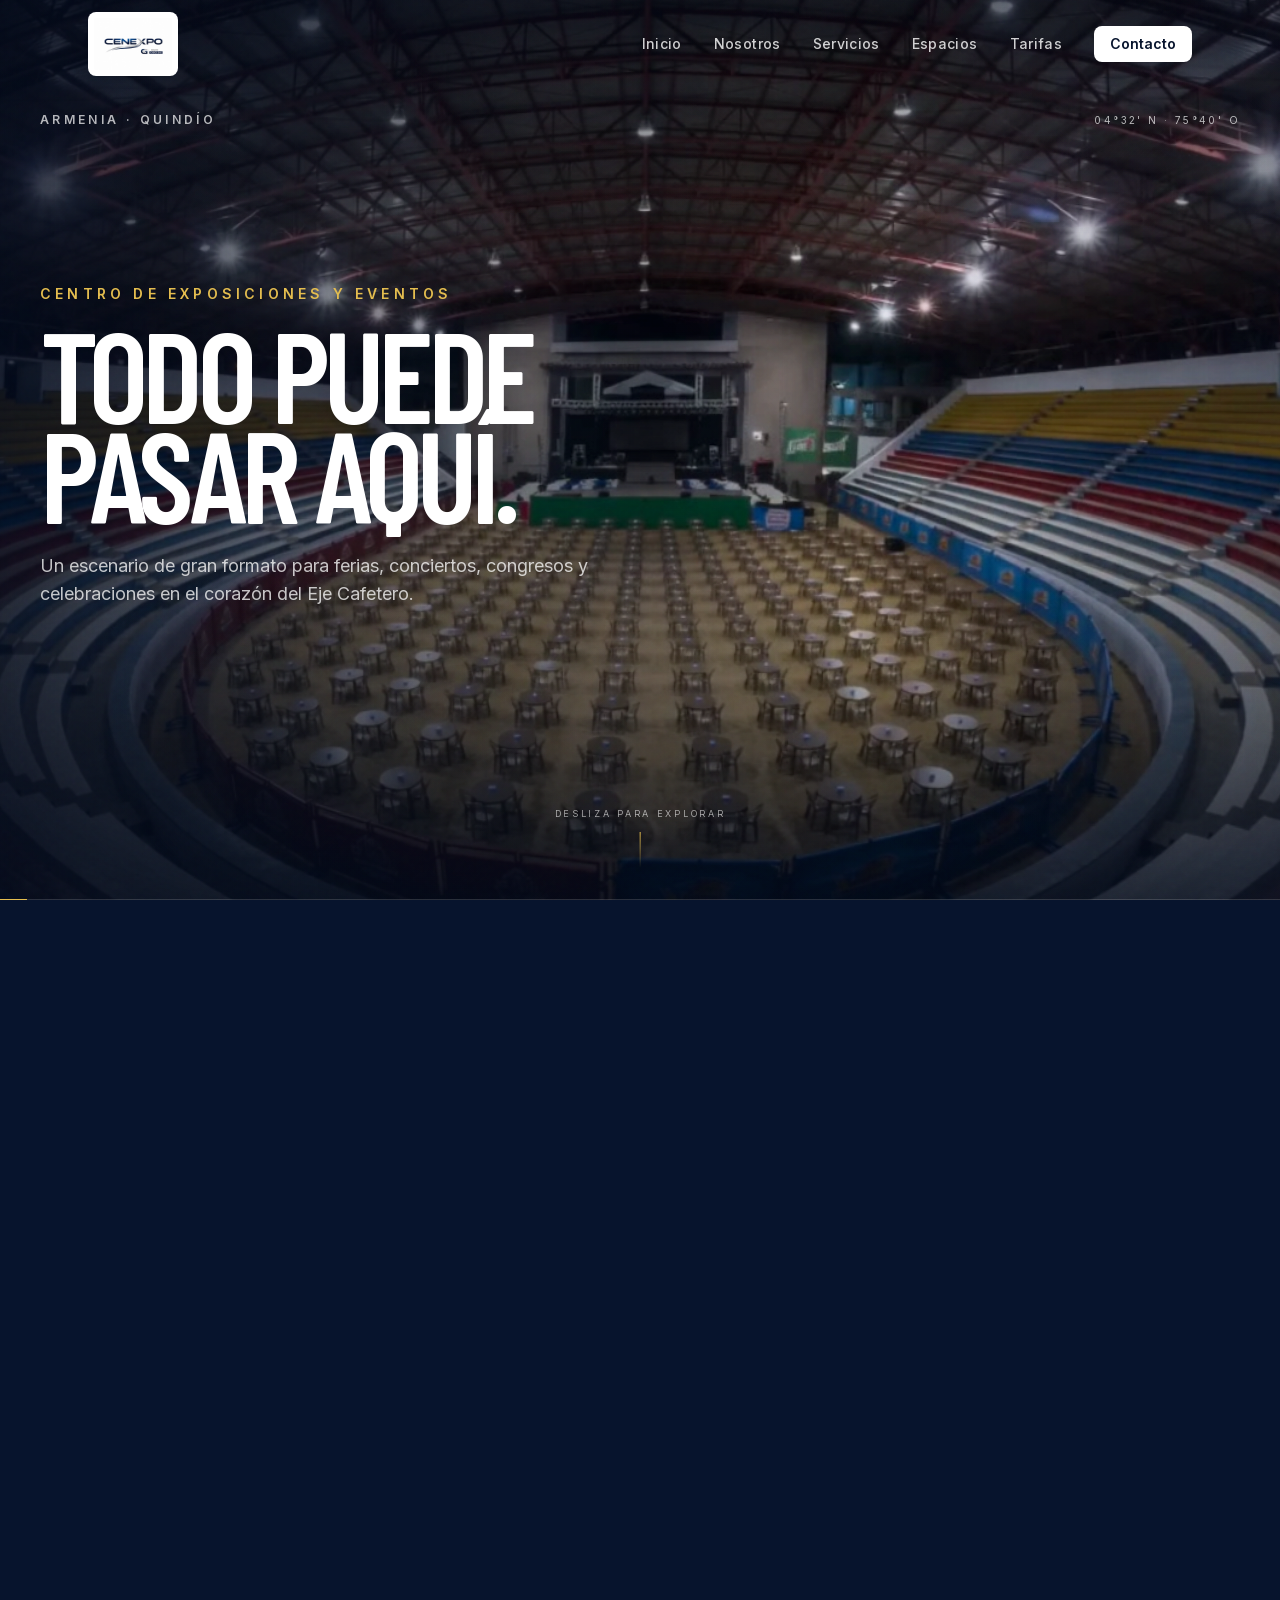
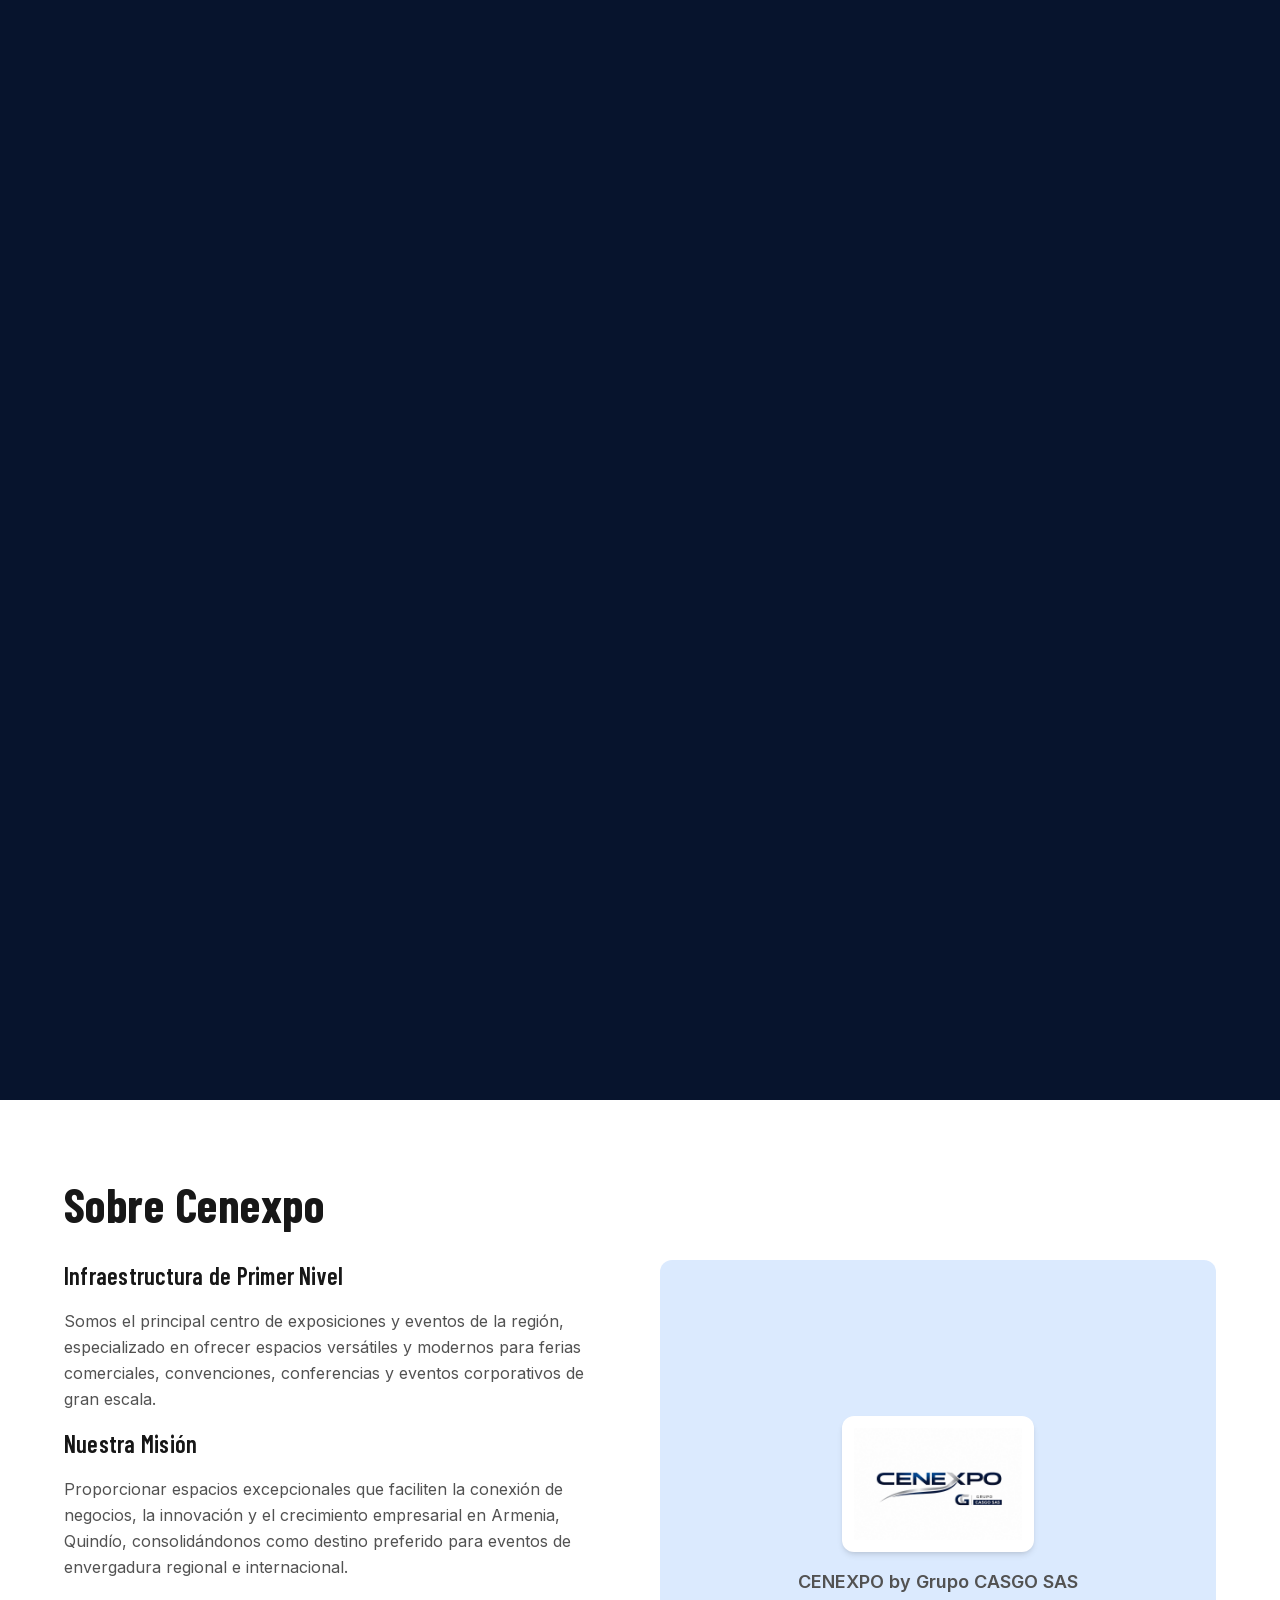
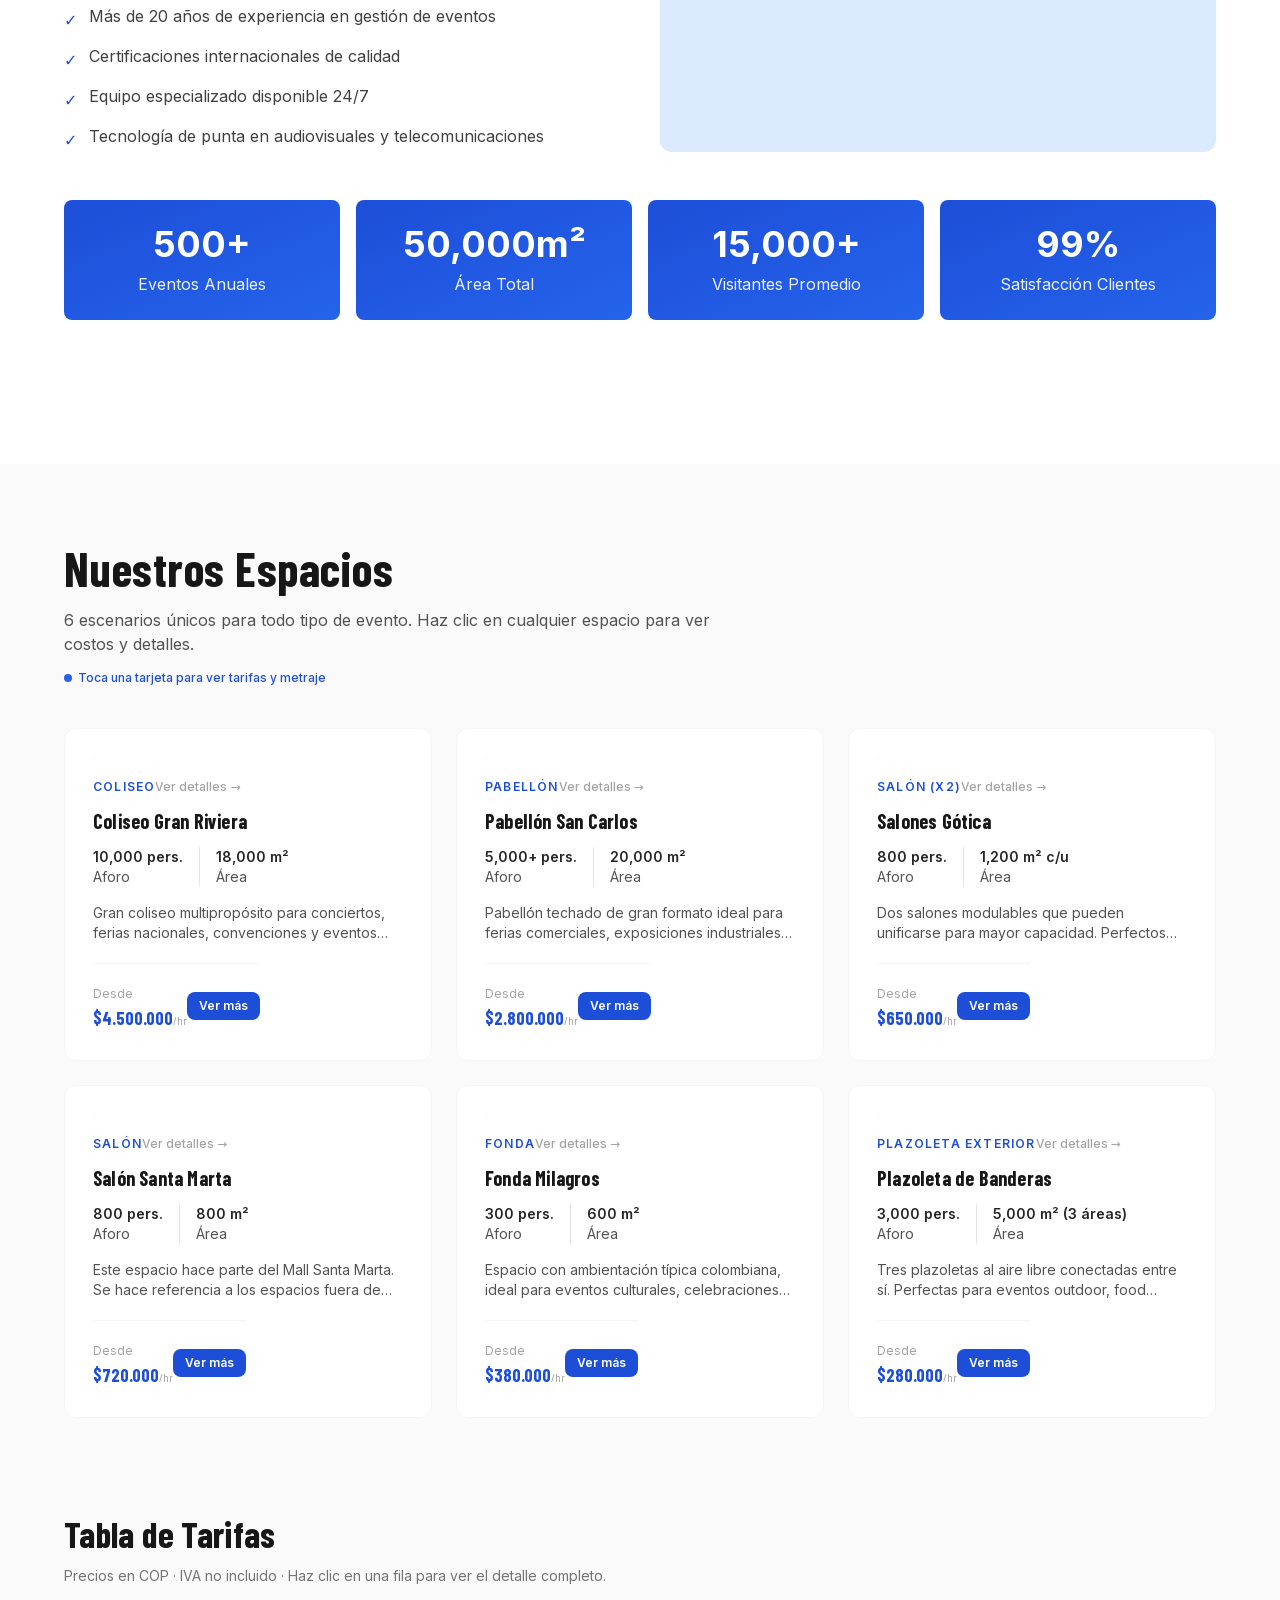
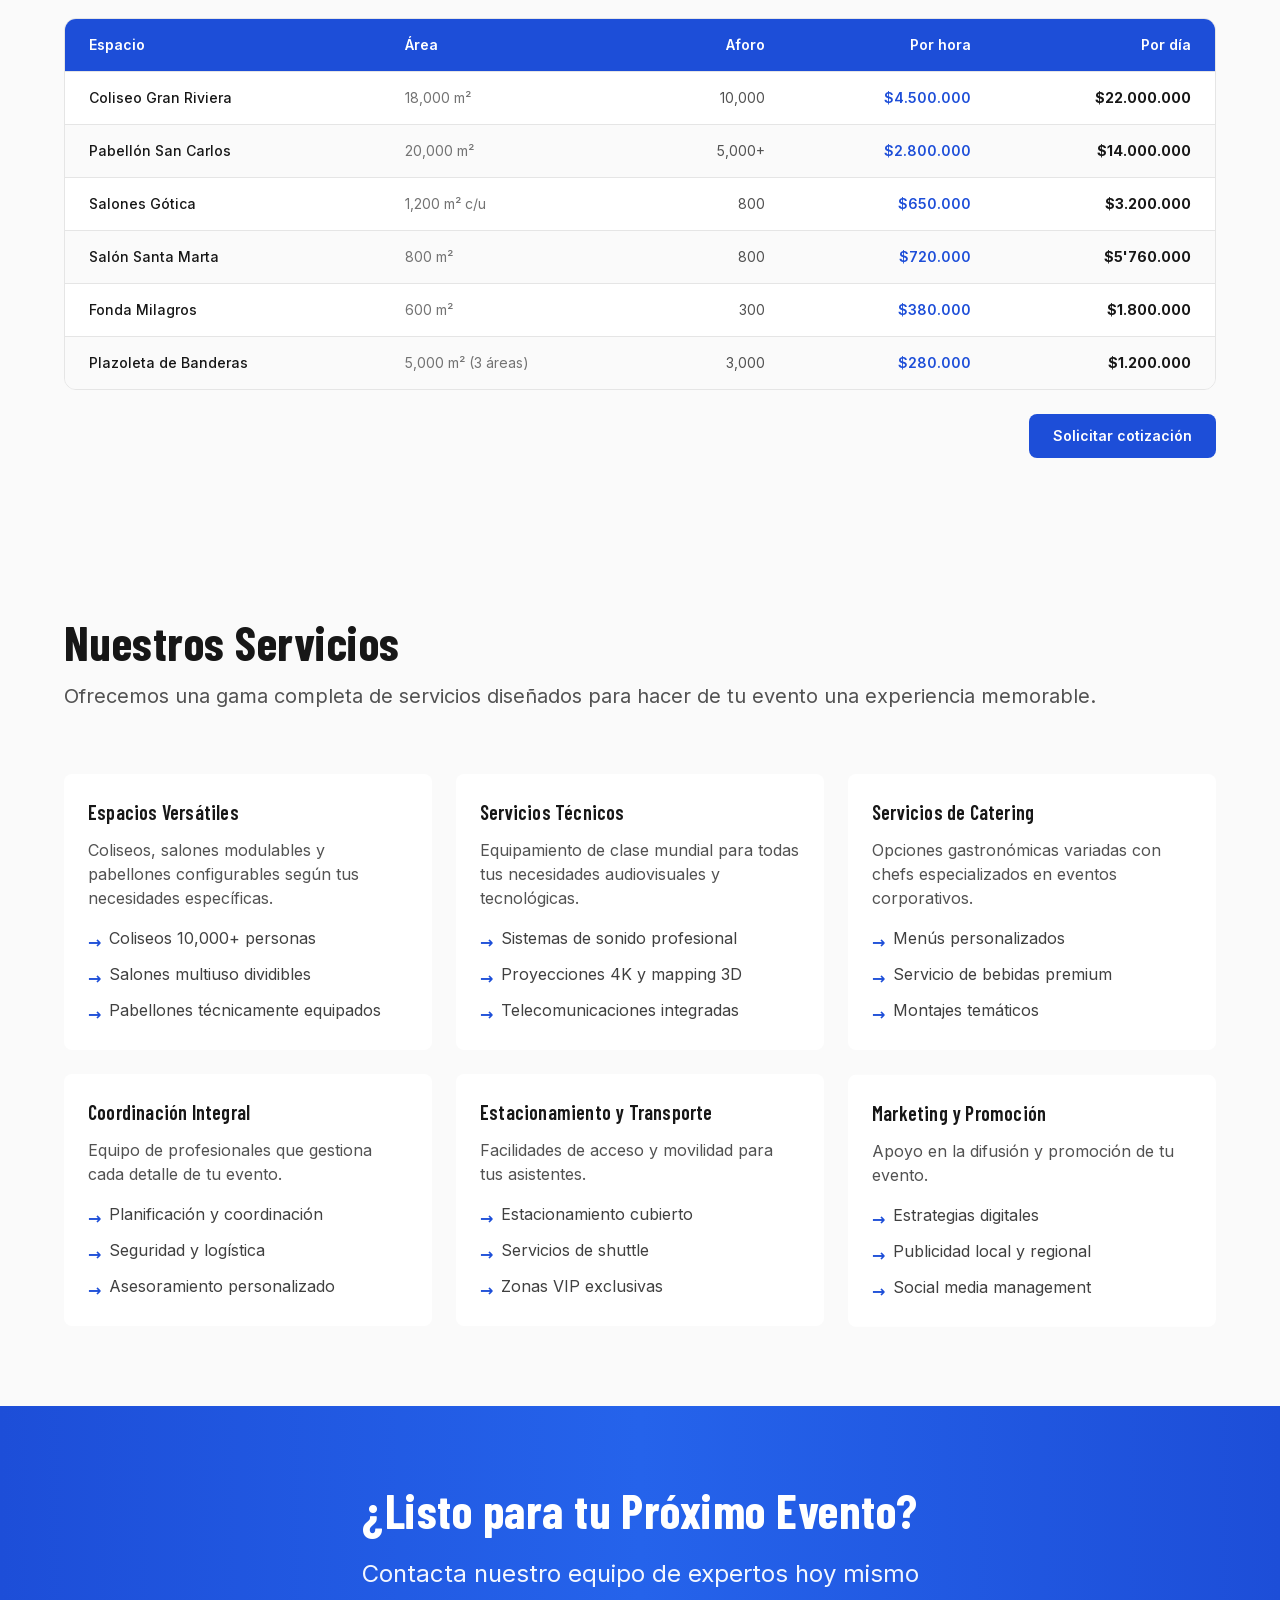
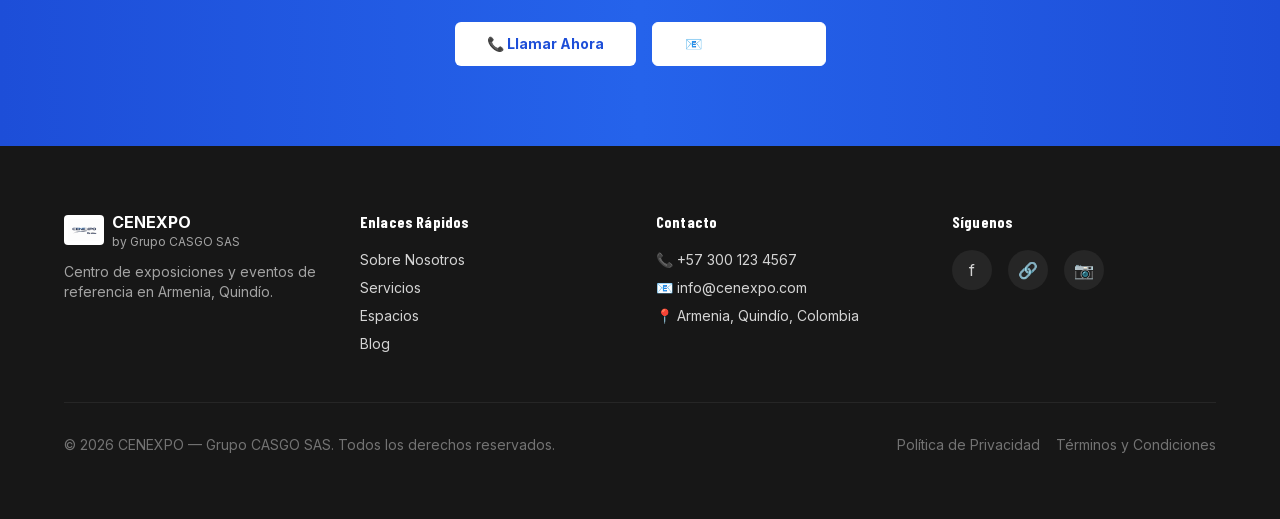
<file: index.html>
<!DOCTYPE html><html lang="es" class="__variable_385118 __variable_8b3a0b"><head><meta charSet="utf-8"/><meta charSet="utf-8"/><meta name="viewport" content="width=device-width, initial-scale=1"/><meta name="viewport" content="width=device-width, initial-scale=1"/><link rel="preload" href="/_next/static/media/1f54c84255ccf44e-s.p.woff2" as="font" crossorigin="" type="font/woff2"/><link rel="preload" href="/_next/static/media/437e5f23c97e320c-s.p.woff2" as="font" crossorigin="" type="font/woff2"/><link rel="preload" href="/_next/static/media/5fb5c05ff73c0616-s.p.woff2" as="font" crossorigin="" type="font/woff2"/><link rel="preload" href="/_next/static/media/79f0f365efbf4f90-s.p.woff2" as="font" crossorigin="" type="font/woff2"/><link rel="preload" href="/_next/static/media/e4af272ccee01ff0-s.p.woff2" as="font" crossorigin="" type="font/woff2"/><link rel="preload" as="image" href="/logo-casgo.jpeg" fetchPriority="high"/><link rel="stylesheet" href="/_next/static/css/1715027d28bbbc2d.css" data-precedence="next"/><link rel="preload" as="script" fetchPriority="low" href="/_next/static/chunks/webpack-47bdb569a9cc4c3c.js"/><script src="/_next/static/chunks/fd9d1056-b11b2651f33aae7f.js" async=""></script><script src="/_next/static/chunks/117-e173c366e2bfd494.js" async=""></script><script src="/_next/static/chunks/main-app-c1eb7e945126bd3e.js" async=""></script><script src="/_next/static/chunks/286-b998db0ec116f2e4.js" async=""></script><script src="/_next/static/chunks/138-22b239ea0471c13c.js" async=""></script><script src="/_next/static/chunks/app/page-d34e85dc641549f6.js" async=""></script><script src="/_next/static/chunks/app/layout-f8290b924b34c0bc.js" async=""></script><meta name="robots" content="index, follow"/><link rel="canonical" href="https://cenexpo.com"/><title>Cenexpo | Centro de Exposiciones y Eventos</title><meta name="description" content="Centro de exposiciones y eventos. Coliseos, salones y pabellones para ferias, convenciones y eventos corporativos en la Armenia, Quindío."/><meta name="keywords" content="centro de exposiciones, eventos, convenciones, coliseos, salones, pabellones, ferias"/><meta property="og:title" content="Cenexpo | Centro de Exposiciones y Eventos"/><meta property="og:description" content="Espacios modernos para tus eventos y convenciones. Infraestructura de clase mundial en la Armenia, Quindío."/><meta property="og:url" content="https://cenexpo.com/"/><meta property="og:locale" content="es_CO"/><meta property="og:type" content="website"/><meta name="twitter:card" content="summary"/><meta name="twitter:title" content="Cenexpo | Centro de Exposiciones y Eventos"/><meta name="twitter:description" content="Espacios modernos para tus eventos y convenciones. Infraestructura de clase mundial en la Armenia, Quindío."/><link rel="icon" href="/favicon-64.png" sizes="64x64" type="image/png"/><link rel="apple-touch-icon" href="/apple-touch-icon.png" sizes="192x192"/><meta name="next-size-adjust"/><script src="/_next/static/chunks/polyfills-42372ed130431b0a.js" noModule=""></script></head><body class="bg-white dark:bg-neutral-950 text-neutral-900 dark:text-white font-body"><header class="fixed top-0 z-50 w-full transition-colors duration-300 border-b border-transparent bg-transparent"><div class="max-w-6xl mx-auto px-4 md:px-6 py-3 flex justify-between items-center"><a href="#inicio" aria-label="Cenexpo — inicio" class="flex items-center"><img alt="Cenexpo — Grupo CASGO SAS" fetchPriority="high" width="132" height="88" decoding="async" data-nimg="1" class="h-14 w-auto md:h-16 rounded-lg object-contain bg-white shadow-sm p-1.5" style="color:transparent" src="/logo-casgo.jpeg"/></a><nav class="hidden md:flex gap-8 items-center"><a href="#inicio" class="font-body text-sm font-medium tracking-wide transition-colors text-white/80 hover:text-white">Inicio</a><a href="#sobre-nosotros" class="font-body text-sm font-medium tracking-wide transition-colors text-white/80 hover:text-white">Nosotros</a><a href="#servicios" class="font-body text-sm font-medium tracking-wide transition-colors text-white/80 hover:text-white">Servicios</a><a href="#espacios" class="font-body text-sm font-medium tracking-wide transition-colors text-white/80 hover:text-white">Espacios</a><a href="#tarifas" class="font-body text-sm font-medium tracking-wide transition-colors text-white/80 hover:text-white">Tarifas</a><a href="#contacto" class="font-body text-sm font-semibold px-4 py-2 rounded-lg transition-colors bg-white text-[#07142d] hover:bg-white/90">Contacto</a></nav><button type="button" class="md:hidden flex flex-col justify-center items-center w-10 h-10 rounded-lg transition-colors hover:bg-white/10" aria-label="Abrir menú" aria-expanded="false"><span class="block w-5 h-0.5 bg-white transition-all duration-300 "></span><span class="block w-5 h-0.5 bg-white mt-1 transition-all duration-300 "></span><span class="block w-5 h-0.5 bg-white mt-1 transition-all duration-300 "></span></button></div></header><main><section id="inicio" aria-label="Cenexpo, centro de experiencias" class="relative h-[300vh] bg-[#07142d]"><div class="sticky top-0 h-[100dvh] overflow-hidden bg-[#07142d]"><div class="absolute inset-0 origin-center will-change-transform" style="transform:perspective(1000px) scale(1.16) rotateX(4deg) rotateY(-3.5deg) translateZ(0)"><div class="absolute inset-0 bg-cover bg-center" style="background-image:url(&#x27;/cenexpo-hero-poster.jpg&#x27;)" aria-hidden="true"></div><video class="relative h-full w-full object-cover" src="/cenexpo-hero-scroll.mp4" poster="/cenexpo-hero-poster.jpg" muted="" playsInline="" preload="auto" aria-label="Recorrido visual por Cenexpo"></video></div><div class="absolute inset-0 bg-[linear-gradient(90deg,rgba(4,12,29,.82)_0%,rgba(4,12,29,.34)_42%,rgba(4,12,29,.08)_68%,rgba(4,12,29,.38)_100%)]"></div><div class="absolute inset-0 bg-[linear-gradient(180deg,rgba(3,10,25,.56)_0%,transparent_26%,transparent_62%,rgba(3,10,25,.78)_100%)]"></div><div class="hero-grain absolute inset-0 opacity-[0.11]"></div><div class="absolute inset-x-0 top-0 z-20 mx-auto flex max-w-[1440px] items-center justify-between px-5 pt-24 text-white/70 md:px-10 md:pt-28"><span class="font-body text-[10px] font-semibold uppercase tracking-[0.28em] md:text-xs">Armenia · Quindío</span><span class="hidden font-body text-[10px] uppercase tracking-[0.24em] sm:block">04°32&#x27; N · 75°40&#x27; O</span></div><div class="absolute inset-0 z-10 flex items-center" style="opacity:1;transform:none"><div class="mx-auto w-full max-w-[1440px] px-5 md:px-10"><div class="max-w-4xl"><p class="mb-5 font-body text-xs font-semibold uppercase tracking-[0.3em] text-[#e4bd4f] md:text-sm">Centro de exposiciones y eventos</p><h1 class="max-w-[13ch] text-balance font-heading text-[clamp(4rem,10vw,9.5rem)] font-semibold uppercase leading-[0.78] tracking-[-0.045em] text-white">Todo puede pasar aquí.</h1><p class="mt-7 max-w-xl text-pretty font-body text-base leading-relaxed text-white/75 md:text-lg">Un escenario de gran formato para ferias, conciertos, congresos y celebraciones en el corazón del Eje Cafetero.</p></div></div></div><div class="pointer-events-none absolute inset-0 z-10 flex items-center justify-end" style="opacity:0;transform:translateY(50px) translateZ(0)"><div class="mx-auto flex w-full max-w-[1440px] justify-end px-5 md:px-10"><div class="max-w-md border-l border-[#e4bd4f]/70 pl-6 md:pl-9"><span class="font-body text-[10px] uppercase tracking-[0.28em] text-[#e4bd4f]">Escala real</span><h2 class="mt-3 text-balance font-heading text-5xl font-semibold uppercase leading-[0.88] tracking-[-0.03em] text-white md:text-7xl">Espacios que transforman.</h2><p class="mt-5 max-w-sm font-body leading-relaxed text-white/70">Infraestructura flexible para producir experiencias memorables, desde el primer montaje hasta el último aplauso.</p></div></div></div><div class="absolute inset-0 z-10 flex items-end" style="opacity:0;transform:translateY(54px) translateZ(0)"><div class="mx-auto grid w-full max-w-[1440px] gap-8 px-5 pb-16 md:grid-cols-[1fr_auto] md:items-end md:px-10 md:pb-20"><h2 class="max-w-[11ch] text-balance font-heading text-5xl font-semibold uppercase leading-[0.86] tracking-[-0.035em] text-white md:text-8xl">Tu próximo gran evento empieza aquí.</h2><a href="#contacto" class="group pointer-events-auto inline-flex w-fit items-center gap-5 border border-[#e4bd4f]/70 bg-[#07142d]/55 px-6 py-4 font-body text-xs font-semibold uppercase tracking-[0.2em] text-white backdrop-blur-md transition duration-300 hover:border-[#e4bd4f] hover:bg-[#e4bd4f] hover:text-[#07142d] focus-visible:outline focus-visible:outline-2 focus-visible:outline-offset-4 focus-visible:outline-[#e4bd4f]">Cotiza tu evento<span aria-hidden="true" class="text-lg transition-transform group-hover:translate-x-1">→</span></a></div></div><div class="absolute bottom-0 left-0 right-0 z-30 h-px bg-white/15"><div class="h-full origin-left bg-[#e4bd4f]" style="transform:scaleX(0) translateZ(0)"></div></div><div class="absolute bottom-8 left-1/2 z-20 hidden -translate-x-1/2 flex-col items-center gap-3 text-white/60 md:flex" style="opacity:1"><span class="font-body text-[9px] uppercase tracking-[0.3em]">Desliza para explorar</span><span class="h-9 w-px bg-gradient-to-b from-[#e4bd4f] to-transparent"></span></div></div></section><section id="sobre-nosotros" class="py-20 px-4 md:px-6 bg-white dark:bg-neutral-950"><div class="max-w-6xl mx-auto"><div class="mb-16" style="opacity:0;transform:translateY(20px) translateZ(0)"><h2 class="text-4xl md:text-5xl font-bold mb-8 text-neutral-900 dark:text-white">Sobre Cenexpo</h2><div class="grid md:grid-cols-2 gap-10 mb-12"><div><h3 class="text-2xl font-semibold mb-4 text-neutral-900 dark:text-white">Infraestructura de Primer Nivel</h3><p class="text-neutral-600 dark:text-neutral-400 mb-4 leading-relaxed">Somos el principal centro de exposiciones y eventos de la región, especializado en ofrecer espacios versátiles y modernos para ferias comerciales, convenciones, conferencias y eventos corporativos de gran escala.</p><h3 class="text-2xl font-semibold mb-4 text-neutral-900 dark:text-white">Nuestra Misión</h3><p class="text-neutral-600 dark:text-neutral-400 mb-6 leading-relaxed">Proporcionar espacios excepcionales que faciliten la conexión de negocios, la innovación y el crecimiento empresarial en Armenia, Quindío, consolidándonos como destino preferido para eventos de envergadura regional e internacional.</p><ul class="space-y-3"><li class="flex items-start gap-3 text-neutral-700 dark:text-neutral-300"><span class="text-blue-700 font-bold mt-1">✓</span>Más de 20 años de experiencia en gestión de eventos</li><li class="flex items-start gap-3 text-neutral-700 dark:text-neutral-300"><span class="text-blue-700 font-bold mt-1">✓</span>Certificaciones internacionales de calidad</li><li class="flex items-start gap-3 text-neutral-700 dark:text-neutral-300"><span class="text-blue-700 font-bold mt-1">✓</span>Equipo especializado disponible 24/7</li><li class="flex items-start gap-3 text-neutral-700 dark:text-neutral-300"><span class="text-blue-700 font-bold mt-1">✓</span>Tecnología de punta en audiovisuales y telecomunicaciones</li></ul></div><div class="bg-gradient-to-br from-blue-100 to-blue-100 dark:from-blue-900/30 dark:to-blue-900/30 rounded-xl p-8 flex items-center justify-center min-h-[400px]" style="opacity:0;transform:scale(0.95) translateZ(0)"><div class="text-center"><img alt="CENEXPO by Grupo CASGO SAS" loading="lazy" width="192" height="192" decoding="async" data-nimg="1" class="object-contain mx-auto mb-4 rounded-xl bg-white p-3 shadow-md" style="color:transparent" src="/logo-casgo.jpeg"/><p class="text-neutral-600 dark:text-neutral-400 text-lg font-semibold">CENEXPO by Grupo CASGO SAS</p></div></div></div><div class="grid grid-cols-2 md:grid-cols-4 gap-4"><div class="bg-gradient-to-br from-blue-700 to-blue-600 rounded-lg p-6 text-white text-center" style="opacity:0;transform:translateY(10px) translateZ(0)"><div class="text-3xl md:text-4xl font-bold mb-2">500+</div><div class="text-sm md:text-base opacity-90">Eventos Anuales</div></div><div class="bg-gradient-to-br from-blue-700 to-blue-600 rounded-lg p-6 text-white text-center" style="opacity:0;transform:translateY(10px) translateZ(0)"><div class="text-3xl md:text-4xl font-bold mb-2">50,000m²</div><div class="text-sm md:text-base opacity-90">Área Total</div></div><div class="bg-gradient-to-br from-blue-700 to-blue-600 rounded-lg p-6 text-white text-center" style="opacity:0;transform:translateY(10px) translateZ(0)"><div class="text-3xl md:text-4xl font-bold mb-2">15,000+</div><div class="text-sm md:text-base opacity-90">Visitantes Promedio</div></div><div class="bg-gradient-to-br from-blue-700 to-blue-600 rounded-lg p-6 text-white text-center" style="opacity:0;transform:translateY(10px) translateZ(0)"><div class="text-3xl md:text-4xl font-bold mb-2">99%</div><div class="text-sm md:text-base opacity-90">Satisfacción Clientes</div></div></div></div></div></section><section id="espacios" class="py-20 px-4 md:px-6 bg-neutral-50 dark:bg-neutral-900"><div class="max-w-6xl mx-auto"><div class="mb-4" style="opacity:0;transform:translateY(20px) translateZ(0)"><h2 class="font-heading text-4xl md:text-5xl font-bold mb-4 text-neutral-900 dark:text-white">Nuestros Espacios</h2><p class="text-neutral-600 dark:text-neutral-400 max-w-2xl mb-2">6 escenarios únicos para todo tipo de evento. Haz clic en cualquier espacio para ver costos y detalles.</p><span class="inline-flex items-center gap-1.5 text-xs text-blue-700 dark:text-blue-400 font-medium"><span class="w-2 h-2 rounded-full bg-blue-600 animate-pulse"></span>Toca una tarjeta para ver tarifas y metraje</span></div><div class="grid grid-cols-1 md:grid-cols-2 lg:grid-cols-3 gap-6 mt-10 mb-24"><button class="text-left bg-white dark:bg-neutral-800 rounded-xl p-7 border border-neutral-100 dark:border-neutral-700 flex flex-col cursor-pointer group transition-colors hover:border-blue-300 dark:hover:border-blue-700" tabindex="0" style="opacity:0;transform:translateY(20px) translateZ(0)"><div class="relative mb-5 aspect-[4/3] overflow-hidden rounded-lg border border-neutral-100 dark:border-neutral-700 bg-white dark:bg-neutral-950"><img alt="Segmento del plano de aforos para Coliseo Gran Riviera" loading="lazy" decoding="async" data-nimg="fill" class="object-contain transition-transform duration-300 group-hover:scale-[1.03]" style="position:absolute;height:100%;width:100%;left:0;top:0;right:0;bottom:0;color:transparent" src="/cenexpo-map-segments/coliseo-gran-riviera.webp"/></div><div class="flex justify-between items-start mb-3"><span class="text-xs font-semibold uppercase tracking-widest text-blue-700 dark:text-blue-400">Coliseo</span><span class="text-xs text-neutral-400 group-hover:text-blue-600 transition-colors font-medium">Ver detalles →</span></div><h3 class="font-heading text-xl font-bold mb-3 text-neutral-900 dark:text-white">Coliseo Gran Riviera</h3><div class="flex gap-4 mb-4"><div class="text-sm text-neutral-600 dark:text-neutral-400"><span class="block font-semibold text-neutral-800 dark:text-neutral-200">10,000<!-- --> pers.</span>Aforo</div><div class="w-px bg-neutral-200 dark:bg-neutral-700"></div><div class="text-sm text-neutral-600 dark:text-neutral-400"><span class="block font-semibold text-neutral-800 dark:text-neutral-200">18,000 m²</span>Área</div></div><p class="text-neutral-600 dark:text-neutral-400 text-sm mb-5 flex-1 line-clamp-2">Gran coliseo multipropósito para conciertos, ferias nacionales, convenciones y eventos deportivos de gran escala. Infraestructura técnica de clase mundial con acceso de carga y amplio parqueadero.</p><div class="mt-auto pt-4 border-t border-neutral-100 dark:border-neutral-700 flex justify-between items-center"><div><span class="text-xs text-neutral-400">Desde</span><div class="font-heading text-lg font-bold text-blue-700">$4.500.000<span class="text-xs font-normal text-neutral-400">/hr</span></div></div><div class="bg-blue-700 group-hover:bg-blue-800 text-white text-xs font-semibold px-3 py-1.5 rounded-lg transition-colors">Ver más</div></div></button><button class="text-left bg-white dark:bg-neutral-800 rounded-xl p-7 border border-neutral-100 dark:border-neutral-700 flex flex-col cursor-pointer group transition-colors hover:border-blue-300 dark:hover:border-blue-700" tabindex="0" style="opacity:0;transform:translateY(20px) translateZ(0)"><div class="relative mb-5 aspect-[4/3] overflow-hidden rounded-lg border border-neutral-100 dark:border-neutral-700 bg-white dark:bg-neutral-950"><img alt="Segmento del plano de aforos para Pabellón San Carlos" loading="lazy" decoding="async" data-nimg="fill" class="object-contain transition-transform duration-300 group-hover:scale-[1.03]" style="position:absolute;height:100%;width:100%;left:0;top:0;right:0;bottom:0;color:transparent" src="/cenexpo-map-segments/pabellon-san-carlos.webp"/></div><div class="flex justify-between items-start mb-3"><span class="text-xs font-semibold uppercase tracking-widest text-blue-700 dark:text-blue-400">Pabellón</span><span class="text-xs text-neutral-400 group-hover:text-blue-600 transition-colors font-medium">Ver detalles →</span></div><h3 class="font-heading text-xl font-bold mb-3 text-neutral-900 dark:text-white">Pabellón San Carlos</h3><div class="flex gap-4 mb-4"><div class="text-sm text-neutral-600 dark:text-neutral-400"><span class="block font-semibold text-neutral-800 dark:text-neutral-200">5,000+<!-- --> pers.</span>Aforo</div><div class="w-px bg-neutral-200 dark:bg-neutral-700"></div><div class="text-sm text-neutral-600 dark:text-neutral-400"><span class="block font-semibold text-neutral-800 dark:text-neutral-200">20,000 m²</span>Área</div></div><p class="text-neutral-600 dark:text-neutral-400 text-sm mb-5 flex-1 line-clamp-2">Pabellón techado de gran formato ideal para ferias comerciales, exposiciones industriales y showrooms. Puertas de acceso amplias para maquinaria y stands.</p><div class="mt-auto pt-4 border-t border-neutral-100 dark:border-neutral-700 flex justify-between items-center"><div><span class="text-xs text-neutral-400">Desde</span><div class="font-heading text-lg font-bold text-blue-700">$2.800.000<span class="text-xs font-normal text-neutral-400">/hr</span></div></div><div class="bg-blue-700 group-hover:bg-blue-800 text-white text-xs font-semibold px-3 py-1.5 rounded-lg transition-colors">Ver más</div></div></button><button class="text-left bg-white dark:bg-neutral-800 rounded-xl p-7 border border-neutral-100 dark:border-neutral-700 flex flex-col cursor-pointer group transition-colors hover:border-blue-300 dark:hover:border-blue-700" tabindex="0" style="opacity:0;transform:translateY(20px) translateZ(0)"><div class="relative mb-5 aspect-[4/3] overflow-hidden rounded-lg border border-neutral-100 dark:border-neutral-700 bg-white dark:bg-neutral-950"><img alt="Segmento del plano de aforos para Salones Gótica" loading="lazy" decoding="async" data-nimg="fill" class="object-contain transition-transform duration-300 group-hover:scale-[1.03]" style="position:absolute;height:100%;width:100%;left:0;top:0;right:0;bottom:0;color:transparent" src="/cenexpo-map-segments/salones-gotica.webp"/></div><div class="flex justify-between items-start mb-3"><span class="text-xs font-semibold uppercase tracking-widest text-blue-700 dark:text-blue-400">Salón (x2)</span><span class="text-xs text-neutral-400 group-hover:text-blue-600 transition-colors font-medium">Ver detalles →</span></div><h3 class="font-heading text-xl font-bold mb-3 text-neutral-900 dark:text-white">Salones Gótica</h3><div class="flex gap-4 mb-4"><div class="text-sm text-neutral-600 dark:text-neutral-400"><span class="block font-semibold text-neutral-800 dark:text-neutral-200">800<!-- --> pers.</span>Aforo</div><div class="w-px bg-neutral-200 dark:bg-neutral-700"></div><div class="text-sm text-neutral-600 dark:text-neutral-400"><span class="block font-semibold text-neutral-800 dark:text-neutral-200">1,200 m² c/u</span>Área</div></div><p class="text-neutral-600 dark:text-neutral-400 text-sm mb-5 flex-1 line-clamp-2">Dos salones modulables que pueden unificarse para mayor capacidad. Perfectos para conferencias, graduaciones, lanzamientos y eventos corporativos.</p><div class="mt-auto pt-4 border-t border-neutral-100 dark:border-neutral-700 flex justify-between items-center"><div><span class="text-xs text-neutral-400">Desde</span><div class="font-heading text-lg font-bold text-blue-700">$650.000<span class="text-xs font-normal text-neutral-400">/hr</span></div></div><div class="bg-blue-700 group-hover:bg-blue-800 text-white text-xs font-semibold px-3 py-1.5 rounded-lg transition-colors">Ver más</div></div></button><button class="text-left bg-white dark:bg-neutral-800 rounded-xl p-7 border border-neutral-100 dark:border-neutral-700 flex flex-col cursor-pointer group transition-colors hover:border-blue-300 dark:hover:border-blue-700" tabindex="0" style="opacity:0;transform:translateY(20px) translateZ(0)"><div class="relative mb-5 aspect-[4/3] overflow-hidden rounded-lg border border-neutral-100 dark:border-neutral-700 bg-white dark:bg-neutral-950"><img alt="Segmento del plano de aforos para Salón Santa Marta" loading="lazy" decoding="async" data-nimg="fill" class="object-contain transition-transform duration-300 group-hover:scale-[1.03]" style="position:absolute;height:100%;width:100%;left:0;top:0;right:0;bottom:0;color:transparent" src="/cenexpo-map-segments/salon-santa-marta.webp"/></div><div class="flex justify-between items-start mb-3"><span class="text-xs font-semibold uppercase tracking-widest text-blue-700 dark:text-blue-400">Salón</span><span class="text-xs text-neutral-400 group-hover:text-blue-600 transition-colors font-medium">Ver detalles →</span></div><h3 class="font-heading text-xl font-bold mb-3 text-neutral-900 dark:text-white">Salón Santa Marta</h3><div class="flex gap-4 mb-4"><div class="text-sm text-neutral-600 dark:text-neutral-400"><span class="block font-semibold text-neutral-800 dark:text-neutral-200">800<!-- --> pers.</span>Aforo</div><div class="w-px bg-neutral-200 dark:bg-neutral-700"></div><div class="text-sm text-neutral-600 dark:text-neutral-400"><span class="block font-semibold text-neutral-800 dark:text-neutral-200">800 m²</span>Área</div></div><p class="text-neutral-600 dark:text-neutral-400 text-sm mb-5 flex-1 line-clamp-2">Este espacio hace parte del Mall Santa Marta. Se hace referencia a los espacios fuera de los locales. La plazoleta de comidas es de tipo outdoor.</p><div class="mt-auto pt-4 border-t border-neutral-100 dark:border-neutral-700 flex justify-between items-center"><div><span class="text-xs text-neutral-400">Desde</span><div class="font-heading text-lg font-bold text-blue-700">$720.000<span class="text-xs font-normal text-neutral-400">/hr</span></div></div><div class="bg-blue-700 group-hover:bg-blue-800 text-white text-xs font-semibold px-3 py-1.5 rounded-lg transition-colors">Ver más</div></div></button><button class="text-left bg-white dark:bg-neutral-800 rounded-xl p-7 border border-neutral-100 dark:border-neutral-700 flex flex-col cursor-pointer group transition-colors hover:border-blue-300 dark:hover:border-blue-700" tabindex="0" style="opacity:0;transform:translateY(20px) translateZ(0)"><div class="relative mb-5 aspect-[4/3] overflow-hidden rounded-lg border border-neutral-100 dark:border-neutral-700 bg-white dark:bg-neutral-950"><img alt="Segmento del plano de aforos para Fonda Milagros" loading="lazy" decoding="async" data-nimg="fill" class="object-contain transition-transform duration-300 group-hover:scale-[1.03]" style="position:absolute;height:100%;width:100%;left:0;top:0;right:0;bottom:0;color:transparent" src="/cenexpo-map-segments/fonda-milagros.webp"/></div><div class="flex justify-between items-start mb-3"><span class="text-xs font-semibold uppercase tracking-widest text-blue-700 dark:text-blue-400">Fonda</span><span class="text-xs text-neutral-400 group-hover:text-blue-600 transition-colors font-medium">Ver detalles →</span></div><h3 class="font-heading text-xl font-bold mb-3 text-neutral-900 dark:text-white">Fonda Milagros</h3><div class="flex gap-4 mb-4"><div class="text-sm text-neutral-600 dark:text-neutral-400"><span class="block font-semibold text-neutral-800 dark:text-neutral-200">300<!-- --> pers.</span>Aforo</div><div class="w-px bg-neutral-200 dark:bg-neutral-700"></div><div class="text-sm text-neutral-600 dark:text-neutral-400"><span class="block font-semibold text-neutral-800 dark:text-neutral-200">600 m²</span>Área</div></div><p class="text-neutral-600 dark:text-neutral-400 text-sm mb-5 flex-1 line-clamp-2">Espacio con ambientación típica colombiana, ideal para eventos culturales, celebraciones tradicionales, fiestas temáticas y activaciones de marca.</p><div class="mt-auto pt-4 border-t border-neutral-100 dark:border-neutral-700 flex justify-between items-center"><div><span class="text-xs text-neutral-400">Desde</span><div class="font-heading text-lg font-bold text-blue-700">$380.000<span class="text-xs font-normal text-neutral-400">/hr</span></div></div><div class="bg-blue-700 group-hover:bg-blue-800 text-white text-xs font-semibold px-3 py-1.5 rounded-lg transition-colors">Ver más</div></div></button><button class="text-left bg-white dark:bg-neutral-800 rounded-xl p-7 border border-neutral-100 dark:border-neutral-700 flex flex-col cursor-pointer group transition-colors hover:border-blue-300 dark:hover:border-blue-700" tabindex="0" style="opacity:0;transform:translateY(20px) translateZ(0)"><div class="relative mb-5 aspect-[4/3] overflow-hidden rounded-lg border border-neutral-100 dark:border-neutral-700 bg-white dark:bg-neutral-950"><img alt="Segmento del plano de aforos para Plazoleta de Banderas" loading="lazy" decoding="async" data-nimg="fill" class="object-contain transition-transform duration-300 group-hover:scale-[1.03]" style="position:absolute;height:100%;width:100%;left:0;top:0;right:0;bottom:0;color:transparent" src="/cenexpo-map-segments/plazoleta-banderas.webp"/></div><div class="flex justify-between items-start mb-3"><span class="text-xs font-semibold uppercase tracking-widest text-blue-700 dark:text-blue-400">Plazoleta exterior</span><span class="text-xs text-neutral-400 group-hover:text-blue-600 transition-colors font-medium">Ver detalles →</span></div><h3 class="font-heading text-xl font-bold mb-3 text-neutral-900 dark:text-white">Plazoleta de Banderas</h3><div class="flex gap-4 mb-4"><div class="text-sm text-neutral-600 dark:text-neutral-400"><span class="block font-semibold text-neutral-800 dark:text-neutral-200">3,000<!-- --> pers.</span>Aforo</div><div class="w-px bg-neutral-200 dark:bg-neutral-700"></div><div class="text-sm text-neutral-600 dark:text-neutral-400"><span class="block font-semibold text-neutral-800 dark:text-neutral-200">5,000 m² (3 áreas)</span>Área</div></div><p class="text-neutral-600 dark:text-neutral-400 text-sm mb-5 flex-1 line-clamp-2">Tres plazoletas al aire libre conectadas entre sí. Perfectas para eventos outdoor, food trucks, conciertos abiertos, inauguraciones y actividades recreativas.</p><div class="mt-auto pt-4 border-t border-neutral-100 dark:border-neutral-700 flex justify-between items-center"><div><span class="text-xs text-neutral-400">Desde</span><div class="font-heading text-lg font-bold text-blue-700">$280.000<span class="text-xs font-normal text-neutral-400">/hr</span></div></div><div class="bg-blue-700 group-hover:bg-blue-800 text-white text-xs font-semibold px-3 py-1.5 rounded-lg transition-colors">Ver más</div></div></button></div><div id="tarifas" style="opacity:0;transform:translateY(20px) translateZ(0)"><div class="mb-8"><h2 class="font-heading text-3xl md:text-4xl font-bold mb-3 text-neutral-900 dark:text-white">Tabla de Tarifas</h2><p class="text-neutral-500 dark:text-neutral-400 text-sm">Precios en COP · IVA no incluido · Haz clic en una fila para ver el detalle completo.</p></div><div class="sm:hidden flex flex-col gap-3"><button type="button" class="w-full text-left bg-white dark:bg-neutral-800 rounded-xl border border-neutral-200 dark:border-neutral-700 p-4 active:bg-blue-50 dark:active:bg-blue-950/20 transition-colors"><div class="flex justify-between items-start mb-2"><span class="font-semibold text-neutral-900 dark:text-white text-sm">Coliseo Gran Riviera</span><span class="text-xs text-neutral-400 ml-2 flex-shrink-0">18,000 m²</span></div><div class="flex gap-4 text-xs"><div><span class="text-neutral-400">Aforo </span><span class="text-neutral-700 dark:text-neutral-300 font-medium">10,000</span></div><div><span class="text-neutral-400">Hora </span><span class="text-blue-700 dark:text-blue-400 font-semibold">$4.500.000</span></div><div><span class="text-neutral-400">Día </span><span class="text-neutral-900 dark:text-white font-bold">$22.000.000</span></div></div></button><button type="button" class="w-full text-left bg-white dark:bg-neutral-800 rounded-xl border border-neutral-200 dark:border-neutral-700 p-4 active:bg-blue-50 dark:active:bg-blue-950/20 transition-colors"><div class="flex justify-between items-start mb-2"><span class="font-semibold text-neutral-900 dark:text-white text-sm">Pabellón San Carlos</span><span class="text-xs text-neutral-400 ml-2 flex-shrink-0">20,000 m²</span></div><div class="flex gap-4 text-xs"><div><span class="text-neutral-400">Aforo </span><span class="text-neutral-700 dark:text-neutral-300 font-medium">5,000+</span></div><div><span class="text-neutral-400">Hora </span><span class="text-blue-700 dark:text-blue-400 font-semibold">$2.800.000</span></div><div><span class="text-neutral-400">Día </span><span class="text-neutral-900 dark:text-white font-bold">$14.000.000</span></div></div></button><button type="button" class="w-full text-left bg-white dark:bg-neutral-800 rounded-xl border border-neutral-200 dark:border-neutral-700 p-4 active:bg-blue-50 dark:active:bg-blue-950/20 transition-colors"><div class="flex justify-between items-start mb-2"><span class="font-semibold text-neutral-900 dark:text-white text-sm">Salones Gótica</span><span class="text-xs text-neutral-400 ml-2 flex-shrink-0">1,200 m² c/u</span></div><div class="flex gap-4 text-xs"><div><span class="text-neutral-400">Aforo </span><span class="text-neutral-700 dark:text-neutral-300 font-medium">800</span></div><div><span class="text-neutral-400">Hora </span><span class="text-blue-700 dark:text-blue-400 font-semibold">$650.000</span></div><div><span class="text-neutral-400">Día </span><span class="text-neutral-900 dark:text-white font-bold">$3.200.000</span></div></div></button><button type="button" class="w-full text-left bg-white dark:bg-neutral-800 rounded-xl border border-neutral-200 dark:border-neutral-700 p-4 active:bg-blue-50 dark:active:bg-blue-950/20 transition-colors"><div class="flex justify-between items-start mb-2"><span class="font-semibold text-neutral-900 dark:text-white text-sm">Salón Santa Marta</span><span class="text-xs text-neutral-400 ml-2 flex-shrink-0">800 m²</span></div><div class="flex gap-4 text-xs"><div><span class="text-neutral-400">Aforo </span><span class="text-neutral-700 dark:text-neutral-300 font-medium">800</span></div><div><span class="text-neutral-400">Hora </span><span class="text-blue-700 dark:text-blue-400 font-semibold">$720.000</span></div><div><span class="text-neutral-400">Día </span><span class="text-neutral-900 dark:text-white font-bold">$5&#x27;760.000</span></div></div></button><button type="button" class="w-full text-left bg-white dark:bg-neutral-800 rounded-xl border border-neutral-200 dark:border-neutral-700 p-4 active:bg-blue-50 dark:active:bg-blue-950/20 transition-colors"><div class="flex justify-between items-start mb-2"><span class="font-semibold text-neutral-900 dark:text-white text-sm">Fonda Milagros</span><span class="text-xs text-neutral-400 ml-2 flex-shrink-0">600 m²</span></div><div class="flex gap-4 text-xs"><div><span class="text-neutral-400">Aforo </span><span class="text-neutral-700 dark:text-neutral-300 font-medium">300</span></div><div><span class="text-neutral-400">Hora </span><span class="text-blue-700 dark:text-blue-400 font-semibold">$380.000</span></div><div><span class="text-neutral-400">Día </span><span class="text-neutral-900 dark:text-white font-bold">$1.800.000</span></div></div></button><button type="button" class="w-full text-left bg-white dark:bg-neutral-800 rounded-xl border border-neutral-200 dark:border-neutral-700 p-4 active:bg-blue-50 dark:active:bg-blue-950/20 transition-colors"><div class="flex justify-between items-start mb-2"><span class="font-semibold text-neutral-900 dark:text-white text-sm">Plazoleta de Banderas</span><span class="text-xs text-neutral-400 ml-2 flex-shrink-0">5,000 m² (3 áreas)</span></div><div class="flex gap-4 text-xs"><div><span class="text-neutral-400">Aforo </span><span class="text-neutral-700 dark:text-neutral-300 font-medium">3,000</span></div><div><span class="text-neutral-400">Hora </span><span class="text-blue-700 dark:text-blue-400 font-semibold">$280.000</span></div><div><span class="text-neutral-400">Día </span><span class="text-neutral-900 dark:text-white font-bold">$1.200.000</span></div></div></button></div><div class="hidden sm:block overflow-x-auto rounded-xl border border-neutral-200 dark:border-neutral-700"><table class="w-full text-sm"><thead><tr class="bg-blue-700 text-white"><th class="text-left px-6 py-4 font-semibold">Espacio</th><th class="text-left px-6 py-4 font-semibold">Área</th><th class="text-right px-6 py-4 font-semibold">Aforo</th><th class="text-right px-6 py-4 font-semibold">Por hora</th><th class="text-right px-6 py-4 font-semibold">Por día</th></tr></thead><tbody><tr class="border-t border-neutral-200 dark:border-neutral-700 cursor-pointer hover:bg-blue-50 dark:hover:bg-blue-950/20 transition-colors bg-white dark:bg-neutral-800"><td class="px-6 py-4 font-medium text-neutral-900 dark:text-white">Coliseo Gran Riviera</td><td class="px-6 py-4 text-neutral-500 dark:text-neutral-400">18,000 m²</td><td class="px-6 py-4 text-right text-neutral-600 dark:text-neutral-400">10,000</td><td class="px-6 py-4 text-right font-semibold text-blue-700 dark:text-blue-400">$4.500.000</td><td class="px-6 py-4 text-right font-bold text-neutral-900 dark:text-white">$22.000.000</td></tr><tr class="border-t border-neutral-200 dark:border-neutral-700 cursor-pointer hover:bg-blue-50 dark:hover:bg-blue-950/20 transition-colors bg-neutral-50 dark:bg-neutral-850"><td class="px-6 py-4 font-medium text-neutral-900 dark:text-white">Pabellón San Carlos</td><td class="px-6 py-4 text-neutral-500 dark:text-neutral-400">20,000 m²</td><td class="px-6 py-4 text-right text-neutral-600 dark:text-neutral-400">5,000+</td><td class="px-6 py-4 text-right font-semibold text-blue-700 dark:text-blue-400">$2.800.000</td><td class="px-6 py-4 text-right font-bold text-neutral-900 dark:text-white">$14.000.000</td></tr><tr class="border-t border-neutral-200 dark:border-neutral-700 cursor-pointer hover:bg-blue-50 dark:hover:bg-blue-950/20 transition-colors bg-white dark:bg-neutral-800"><td class="px-6 py-4 font-medium text-neutral-900 dark:text-white">Salones Gótica</td><td class="px-6 py-4 text-neutral-500 dark:text-neutral-400">1,200 m² c/u</td><td class="px-6 py-4 text-right text-neutral-600 dark:text-neutral-400">800</td><td class="px-6 py-4 text-right font-semibold text-blue-700 dark:text-blue-400">$650.000</td><td class="px-6 py-4 text-right font-bold text-neutral-900 dark:text-white">$3.200.000</td></tr><tr class="border-t border-neutral-200 dark:border-neutral-700 cursor-pointer hover:bg-blue-50 dark:hover:bg-blue-950/20 transition-colors bg-neutral-50 dark:bg-neutral-850"><td class="px-6 py-4 font-medium text-neutral-900 dark:text-white">Salón Santa Marta</td><td class="px-6 py-4 text-neutral-500 dark:text-neutral-400">800 m²</td><td class="px-6 py-4 text-right text-neutral-600 dark:text-neutral-400">800</td><td class="px-6 py-4 text-right font-semibold text-blue-700 dark:text-blue-400">$720.000</td><td class="px-6 py-4 text-right font-bold text-neutral-900 dark:text-white">$5&#x27;760.000</td></tr><tr class="border-t border-neutral-200 dark:border-neutral-700 cursor-pointer hover:bg-blue-50 dark:hover:bg-blue-950/20 transition-colors bg-white dark:bg-neutral-800"><td class="px-6 py-4 font-medium text-neutral-900 dark:text-white">Fonda Milagros</td><td class="px-6 py-4 text-neutral-500 dark:text-neutral-400">600 m²</td><td class="px-6 py-4 text-right text-neutral-600 dark:text-neutral-400">300</td><td class="px-6 py-4 text-right font-semibold text-blue-700 dark:text-blue-400">$380.000</td><td class="px-6 py-4 text-right font-bold text-neutral-900 dark:text-white">$1.800.000</td></tr><tr class="border-t border-neutral-200 dark:border-neutral-700 cursor-pointer hover:bg-blue-50 dark:hover:bg-blue-950/20 transition-colors bg-neutral-50 dark:bg-neutral-850"><td class="px-6 py-4 font-medium text-neutral-900 dark:text-white">Plazoleta de Banderas</td><td class="px-6 py-4 text-neutral-500 dark:text-neutral-400">5,000 m² (3 áreas)</td><td class="px-6 py-4 text-right text-neutral-600 dark:text-neutral-400">3,000</td><td class="px-6 py-4 text-right font-semibold text-blue-700 dark:text-blue-400">$280.000</td><td class="px-6 py-4 text-right font-bold text-neutral-900 dark:text-white">$1.200.000</td></tr></tbody></table></div><div class="mt-6 flex justify-end"><a href="#contacto" class="bg-blue-700 hover:bg-blue-800 text-white font-semibold px-6 py-3 rounded-lg transition-colors text-sm">Solicitar cotización</a></div></div></div></section><section id="servicios" class="py-20 px-4 md:px-6 bg-neutral-50 dark:bg-neutral-900"><div class="max-w-6xl mx-auto"><div class="mb-16" style="opacity:0;transform:translateY(20px) translateZ(0)"><h2 class="text-4xl md:text-5xl font-bold mb-4 text-neutral-900 dark:text-white">Nuestros Servicios</h2><p class="text-xl text-neutral-600 dark:text-neutral-400">Ofrecemos una gama completa de servicios diseñados para hacer de tu evento una experiencia memorable.</p></div><div class="grid grid-cols-1 md:grid-cols-2 lg:grid-cols-3 gap-6"><div class="bg-white dark:bg-neutral-800 rounded-lg p-6 hover:shadow-lg transition-shadow" style="opacity:0;transform:translateY(20px) translateZ(0)"><h3 class="text-xl font-semibold mb-3 text-neutral-900 dark:text-white">Espacios Versátiles</h3><p class="text-neutral-600 dark:text-neutral-400 mb-4">Coliseos, salones modulables y pabellones configurables según tus necesidades específicas.</p><ul class="space-y-2"><li class="flex items-start gap-2 text-neutral-700 dark:text-neutral-300"><span class="text-blue-700 font-bold mt-1">→</span>Coliseos 10,000+ personas</li><li class="flex items-start gap-2 text-neutral-700 dark:text-neutral-300"><span class="text-blue-700 font-bold mt-1">→</span>Salones multiuso dividibles</li><li class="flex items-start gap-2 text-neutral-700 dark:text-neutral-300"><span class="text-blue-700 font-bold mt-1">→</span>Pabellones técnicamente equipados</li></ul></div><div class="bg-white dark:bg-neutral-800 rounded-lg p-6 hover:shadow-lg transition-shadow" style="opacity:0;transform:translateY(20px) translateZ(0)"><h3 class="text-xl font-semibold mb-3 text-neutral-900 dark:text-white">Servicios Técnicos</h3><p class="text-neutral-600 dark:text-neutral-400 mb-4">Equipamiento de clase mundial para todas tus necesidades audiovisuales y tecnológicas.</p><ul class="space-y-2"><li class="flex items-start gap-2 text-neutral-700 dark:text-neutral-300"><span class="text-blue-700 font-bold mt-1">→</span>Sistemas de sonido profesional</li><li class="flex items-start gap-2 text-neutral-700 dark:text-neutral-300"><span class="text-blue-700 font-bold mt-1">→</span>Proyecciones 4K y mapping 3D</li><li class="flex items-start gap-2 text-neutral-700 dark:text-neutral-300"><span class="text-blue-700 font-bold mt-1">→</span>Telecomunicaciones integradas</li></ul></div><div class="bg-white dark:bg-neutral-800 rounded-lg p-6 hover:shadow-lg transition-shadow" style="opacity:0;transform:translateY(20px) translateZ(0)"><h3 class="text-xl font-semibold mb-3 text-neutral-900 dark:text-white">Servicios de Catering</h3><p class="text-neutral-600 dark:text-neutral-400 mb-4">Opciones gastronómicas variadas con chefs especializados en eventos corporativos.</p><ul class="space-y-2"><li class="flex items-start gap-2 text-neutral-700 dark:text-neutral-300"><span class="text-blue-700 font-bold mt-1">→</span>Menús personalizados</li><li class="flex items-start gap-2 text-neutral-700 dark:text-neutral-300"><span class="text-blue-700 font-bold mt-1">→</span>Servicio de bebidas premium</li><li class="flex items-start gap-2 text-neutral-700 dark:text-neutral-300"><span class="text-blue-700 font-bold mt-1">→</span>Montajes temáticos</li></ul></div><div class="bg-white dark:bg-neutral-800 rounded-lg p-6 hover:shadow-lg transition-shadow" style="opacity:0;transform:translateY(20px) translateZ(0)"><h3 class="text-xl font-semibold mb-3 text-neutral-900 dark:text-white">Coordinación Integral</h3><p class="text-neutral-600 dark:text-neutral-400 mb-4">Equipo de profesionales que gestiona cada detalle de tu evento.</p><ul class="space-y-2"><li class="flex items-start gap-2 text-neutral-700 dark:text-neutral-300"><span class="text-blue-700 font-bold mt-1">→</span>Planificación y coordinación</li><li class="flex items-start gap-2 text-neutral-700 dark:text-neutral-300"><span class="text-blue-700 font-bold mt-1">→</span>Seguridad y logística</li><li class="flex items-start gap-2 text-neutral-700 dark:text-neutral-300"><span class="text-blue-700 font-bold mt-1">→</span>Asesoramiento personalizado</li></ul></div><div class="bg-white dark:bg-neutral-800 rounded-lg p-6 hover:shadow-lg transition-shadow" style="opacity:0;transform:translateY(20px) translateZ(0)"><h3 class="text-xl font-semibold mb-3 text-neutral-900 dark:text-white">Estacionamiento y Transporte</h3><p class="text-neutral-600 dark:text-neutral-400 mb-4">Facilidades de acceso y movilidad para tus asistentes.</p><ul class="space-y-2"><li class="flex items-start gap-2 text-neutral-700 dark:text-neutral-300"><span class="text-blue-700 font-bold mt-1">→</span>Estacionamiento cubierto</li><li class="flex items-start gap-2 text-neutral-700 dark:text-neutral-300"><span class="text-blue-700 font-bold mt-1">→</span>Servicios de shuttle</li><li class="flex items-start gap-2 text-neutral-700 dark:text-neutral-300"><span class="text-blue-700 font-bold mt-1">→</span>Zonas VIP exclusivas</li></ul></div><div class="bg-white dark:bg-neutral-800 rounded-lg p-6 hover:shadow-lg transition-shadow" style="opacity:0;transform:translateY(20px) translateZ(0)"><h3 class="text-xl font-semibold mb-3 text-neutral-900 dark:text-white">Marketing y Promoción</h3><p class="text-neutral-600 dark:text-neutral-400 mb-4">Apoyo en la difusión y promoción de tu evento.</p><ul class="space-y-2"><li class="flex items-start gap-2 text-neutral-700 dark:text-neutral-300"><span class="text-blue-700 font-bold mt-1">→</span>Estrategias digitales</li><li class="flex items-start gap-2 text-neutral-700 dark:text-neutral-300"><span class="text-blue-700 font-bold mt-1">→</span>Publicidad local y regional</li><li class="flex items-start gap-2 text-neutral-700 dark:text-neutral-300"><span class="text-blue-700 font-bold mt-1">→</span>Social media management</li></ul></div></div></div></section><section class="py-20 px-4 md:px-6 bg-gradient-to-r from-blue-700 via-blue-600 to-blue-700"><div class="max-w-4xl mx-auto text-center text-white" style="opacity:0;transform:translateY(20px) translateZ(0)"><h2 class="text-4xl md:text-5xl font-bold mb-6">¿Listo para tu Próximo Evento?</h2><p class="text-xl md:text-2xl mb-8 opacity-95">Contacta nuestro equipo de expertos hoy mismo</p><div class="flex flex-col sm:flex-row gap-4 justify-center"><a href="tel:+573001234567"><button class="inline-flex items-center justify-center whitespace-nowrap text-sm ring-offset-background transition-colors focus-visible:outline-none focus-visible:ring-2 focus-visible:ring-ring focus-visible:ring-offset-2 disabled:pointer-events-none disabled:opacity-50 h-11 rounded-md px-8 bg-white text-blue-700 hover:bg-gray-100 font-bold">📞 Llamar Ahora</button></a><a href="mailto:info@cenexpo.com"><button class="inline-flex items-center justify-center whitespace-nowrap text-sm ring-offset-background transition-colors focus-visible:outline-none focus-visible:ring-2 focus-visible:ring-ring focus-visible:ring-offset-2 disabled:pointer-events-none disabled:opacity-50 border dark:border-neutral-700 bg-white dark:bg-neutral-900 dark:hover:bg-neutral-800 h-11 rounded-md px-8 border-white text-white hover:bg-white/10 font-bold">📧 Enviar Email</button></a></div></div></section></main><footer id="contacto" class="bg-neutral-900 dark:bg-black text-neutral-300 py-16 px-4 md:px-6"><div class="max-w-6xl mx-auto"><div class="grid grid-cols-1 md:grid-cols-2 lg:grid-cols-4 gap-8 mb-12"><div><div class="flex items-center gap-2 mb-3"><img alt="Grupo CASGO SAS" loading="lazy" width="40" height="40" decoding="async" data-nimg="1" class="object-contain rounded bg-white p-1" style="color:transparent" src="/logo-casgo.jpeg"/><div class="leading-tight"><p class="text-white font-bold text-base">CENEXPO</p><p class="text-neutral-400 text-xs">by Grupo CASGO SAS</p></div></div><p class="text-sm text-neutral-400">Centro de exposiciones y eventos de referencia en Armenia, Quindío.</p></div><div><h4 class="text-white font-bold mb-4">Enlaces Rápidos</h4><ul class="space-y-2 text-sm"><li><a href="#sobre-nosotros" class="hover:text-blue-400 transition">Sobre Nosotros</a></li><li><a href="#servicios" class="hover:text-blue-400 transition">Servicios</a></li><li><a href="#espacios" class="hover:text-blue-400 transition">Espacios</a></li><li><a href="#">Blog</a></li></ul></div><div><h4 class="text-white font-bold mb-4">Contacto</h4><ul class="space-y-2 text-sm"><li>📞 <a href="tel:+573001234567" class="hover:text-blue-400 transition">+57 300 123 4567</a></li><li>📧 <a href="mailto:info@cenexpo.com" class="hover:text-blue-400 transition">info@cenexpo.com</a></li><li>📍 Armenia, Quindío, Colombia</li></ul></div><div><h4 class="text-white font-bold mb-4">Síguenos</h4><div class="flex gap-4"><a href="#" class="w-10 h-10 bg-neutral-800 rounded-full flex items-center justify-center hover:bg-blue-700 transition">f</a><a href="#" class="w-10 h-10 bg-neutral-800 rounded-full flex items-center justify-center hover:bg-blue-700 transition">🔗</a><a href="#" class="w-10 h-10 bg-neutral-800 rounded-full flex items-center justify-center hover:bg-blue-700 transition">📷</a></div></div></div><div class="border-t border-neutral-800 pt-8"><div class="flex flex-col md:flex-row justify-between items-center text-sm text-neutral-500"><p>© 2026 CENEXPO — Grupo CASGO SAS. Todos los derechos reservados.</p><div class="mt-4 md:mt-0 space-x-4"><a href="#" class="hover:text-neutral-300 transition">Política de Privacidad</a><a href="#" class="hover:text-neutral-300 transition">Términos y Condiciones</a></div></div></div></div></footer><script type="application/ld+json">{"@context":"https://schema.org","@type":"Organization","name":"Cenexpo","description":"Centro de exposiciones y eventos en la Armenia, Quindío","url":"https://cenexpo.com","sameAs":["https://facebook.com/cenexpo","https://instagram.com/cenexpo"],"contactPoint":{"@type":"ContactPoint","contactType":"Customer Service","availableLanguage":"es"}}</script><script type="application/ld+json">{"@context":"https://schema.org","@type":"EventVenue","name":"Cenexpo","description":"Centro de exposiciones con coliseos, salones y pabellones para eventos","url":"https://cenexpo.com","amenityFeature":[{"@type":"Text","name":"Coliseos"},{"@type":"Text","name":"Salones multiuso"},{"@type":"Text","name":"Pabellones"},{"@type":"Text","name":"Servicios de catering"}]}</script><script src="/_next/static/chunks/webpack-47bdb569a9cc4c3c.js" async=""></script><script>(self.__next_f=self.__next_f||[]).push([0]);self.__next_f.push([2,null])</script><script>self.__next_f.push([1,"1:HL[\"/_next/static/media/1f54c84255ccf44e-s.p.woff2\",\"font\",{\"crossOrigin\":\"\",\"type\":\"font/woff2\"}]\n2:HL[\"/_next/static/media/437e5f23c97e320c-s.p.woff2\",\"font\",{\"crossOrigin\":\"\",\"type\":\"font/woff2\"}]\n3:HL[\"/_next/static/media/5fb5c05ff73c0616-s.p.woff2\",\"font\",{\"crossOrigin\":\"\",\"type\":\"font/woff2\"}]\n4:HL[\"/_next/static/media/79f0f365efbf4f90-s.p.woff2\",\"font\",{\"crossOrigin\":\"\",\"type\":\"font/woff2\"}]\n5:HL[\"/_next/static/media/e4af272ccee01ff0-s.p.woff2\",\"font\",{\"crossOrigin\":\"\",\"type\":\"font/woff2\"}]\n6:HL[\"/_next/static/css/1715027d28bbbc2d.css\",\"style\"]\n"])</script><script>self.__next_f.push([1,"7:I[2846,[],\"\"]\n9:I[8596,[\"286\",\"static/chunks/286-b998db0ec116f2e4.js\",\"138\",\"static/chunks/138-22b239ea0471c13c.js\",\"931\",\"static/chunks/app/page-d34e85dc641549f6.js\"],\"Hero\"]\na:I[9059,[\"286\",\"static/chunks/286-b998db0ec116f2e4.js\",\"138\",\"static/chunks/138-22b239ea0471c13c.js\",\"931\",\"static/chunks/app/page-d34e85dc641549f6.js\"],\"About\"]\nb:I[6194,[\"286\",\"static/chunks/286-b998db0ec116f2e4.js\",\"138\",\"static/chunks/138-22b239ea0471c13c.js\",\"931\",\"static/chunks/app/page-d34e85dc641549f6.js\"],\"Spaces\"]\nc:I[8829,[\"286\",\"static/chunks/286-b998db0ec116f2e4.js\",\"138\",\"static/chunks/138-22b239ea0471c13c.js\",\"931\",\"static/chunks/app/page-d34e85dc641549f6.js\"],\"Services\"]\nd:I[3312,[\"286\",\"static/chunks/286-b998db0ec116f2e4.js\",\"138\",\"static/chunks/138-22b239ea0471c13c.js\",\"931\",\"static/chunks/app/page-d34e85dc641549f6.js\"],\"CTA\"]\ne:I[4356,[\"286\",\"static/chunks/286-b998db0ec116f2e4.js\",\"185\",\"static/chunks/app/layout-f8290b924b34c0bc.js\"],\"Header\"]\nf:I[4707,[],\"\"]\n10:I[6423,[],\"\"]\n11:I[3284,[\"286\",\"static/chunks/286-b998db0ec116f2e4.js\",\"185\",\"static/chunks/app/layout-f8290b924b34c0bc.js\"],\"Footer\"]\n13:I[1060,[],\"\"]\n14:[]\n"])</script><script>self.__next_f.push([1,"0:[\"$\",\"$L7\",null,{\"buildId\":\"0Lz4tnkmfcBy0YkHdrGEr\",\"assetPrefix\":\"\",\"urlParts\":[\"\",\"\"],\"initialTree\":[\"\",{\"children\":[\"__PAGE__\",{}]},\"$undefined\",\"$undefined\",true],\"initialSeedData\":[\"\",{\"children\":[\"__PAGE__\",{},[[\"$L8\",[[\"$\",\"$L9\",null,{}],[\"$\",\"$La\",null,{}],[\"$\",\"$Lb\",null,{}],[\"$\",\"$Lc\",null,{}],[\"$\",\"$Ld\",null,{}]],null],null],null]},[[[[\"$\",\"link\",\"0\",{\"rel\":\"stylesheet\",\"href\":\"/_next/static/css/1715027d28bbbc2d.css\",\"precedence\":\"next\",\"crossOrigin\":\"$undefined\"}]],[\"$\",\"html\",null,{\"lang\":\"es\",\"className\":\"__variable_385118 __variable_8b3a0b\",\"children\":[[\"$\",\"head\",null,{\"children\":[[\"$\",\"meta\",null,{\"charSet\":\"utf-8\"}],[\"$\",\"meta\",null,{\"name\":\"viewport\",\"content\":\"width=device-width, initial-scale=1\"}],[\"$\",\"meta\",null,{\"name\":\"robots\",\"content\":\"index, follow\"}],[\"$\",\"link\",null,{\"rel\":\"canonical\",\"href\":\"https://cenexpo.com\"}]]}],[\"$\",\"body\",null,{\"className\":\"bg-white dark:bg-neutral-950 text-neutral-900 dark:text-white font-body\",\"children\":[[\"$\",\"$Le\",null,{}],[\"$\",\"main\",null,{\"children\":[\"$\",\"$Lf\",null,{\"parallelRouterKey\":\"children\",\"segmentPath\":[\"children\"],\"error\":\"$undefined\",\"errorStyles\":\"$undefined\",\"errorScripts\":\"$undefined\",\"template\":[\"$\",\"$L10\",null,{}],\"templateStyles\":\"$undefined\",\"templateScripts\":\"$undefined\",\"notFound\":[[\"$\",\"title\",null,{\"children\":\"404: This page could not be found.\"}],[\"$\",\"div\",null,{\"style\":{\"fontFamily\":\"system-ui,\\\"Segoe UI\\\",Roboto,Helvetica,Arial,sans-serif,\\\"Apple Color Emoji\\\",\\\"Segoe UI Emoji\\\"\",\"height\":\"100vh\",\"textAlign\":\"center\",\"display\":\"flex\",\"flexDirection\":\"column\",\"alignItems\":\"center\",\"justifyContent\":\"center\"},\"children\":[\"$\",\"div\",null,{\"children\":[[\"$\",\"style\",null,{\"dangerouslySetInnerHTML\":{\"__html\":\"body{color:#000;background:#fff;margin:0}.next-error-h1{border-right:1px solid rgba(0,0,0,.3)}@media (prefers-color-scheme:dark){body{color:#fff;background:#000}.next-error-h1{border-right:1px solid rgba(255,255,255,.3)}}\"}}],[\"$\",\"h1\",null,{\"className\":\"next-error-h1\",\"style\":{\"display\":\"inline-block\",\"margin\":\"0 20px 0 0\",\"padding\":\"0 23px 0 0\",\"fontSize\":24,\"fontWeight\":500,\"verticalAlign\":\"top\",\"lineHeight\":\"49px\"},\"children\":\"404\"}],[\"$\",\"div\",null,{\"style\":{\"display\":\"inline-block\"},\"children\":[\"$\",\"h2\",null,{\"style\":{\"fontSize\":14,\"fontWeight\":400,\"lineHeight\":\"49px\",\"margin\":0},\"children\":\"This page could not be found.\"}]}]]}]}]],\"notFoundStyles\":[]}]}],[\"$\",\"$L11\",null,{}],[\"$\",\"script\",null,{\"type\":\"application/ld+json\",\"dangerouslySetInnerHTML\":{\"__html\":\"{\\\"@context\\\":\\\"https://schema.org\\\",\\\"@type\\\":\\\"Organization\\\",\\\"name\\\":\\\"Cenexpo\\\",\\\"description\\\":\\\"Centro de exposiciones y eventos en la Armenia, Quindío\\\",\\\"url\\\":\\\"https://cenexpo.com\\\",\\\"sameAs\\\":[\\\"https://facebook.com/cenexpo\\\",\\\"https://instagram.com/cenexpo\\\"],\\\"contactPoint\\\":{\\\"@type\\\":\\\"ContactPoint\\\",\\\"contactType\\\":\\\"Customer Service\\\",\\\"availableLanguage\\\":\\\"es\\\"}}\"}}],[\"$\",\"script\",null,{\"type\":\"application/ld+json\",\"dangerouslySetInnerHTML\":{\"__html\":\"{\\\"@context\\\":\\\"https://schema.org\\\",\\\"@type\\\":\\\"EventVenue\\\",\\\"name\\\":\\\"Cenexpo\\\",\\\"description\\\":\\\"Centro de exposiciones con coliseos, salones y pabellones para eventos\\\",\\\"url\\\":\\\"https://cenexpo.com\\\",\\\"amenityFeature\\\":[{\\\"@type\\\":\\\"Text\\\",\\\"name\\\":\\\"Coliseos\\\"},{\\\"@type\\\":\\\"Text\\\",\\\"name\\\":\\\"Salones multiuso\\\"},{\\\"@type\\\":\\\"Text\\\",\\\"name\\\":\\\"Pabellones\\\"},{\\\"@type\\\":\\\"Text\\\",\\\"name\\\":\\\"Servicios de catering\\\"}]}\"}}]]}]]}]],null],null],\"couldBeIntercepted\":false,\"initialHead\":[null,\"$L12\"],\"globalErrorComponent\":\"$13\",\"missingSlots\":\"$W14\"}]\n"])</script><script>self.__next_f.push([1,"12:[[\"$\",\"meta\",\"0\",{\"name\":\"viewport\",\"content\":\"width=device-width, initial-scale=1\"}],[\"$\",\"meta\",\"1\",{\"charSet\":\"utf-8\"}],[\"$\",\"title\",\"2\",{\"children\":\"Cenexpo | Centro de Exposiciones y Eventos\"}],[\"$\",\"meta\",\"3\",{\"name\":\"description\",\"content\":\"Centro de exposiciones y eventos. Coliseos, salones y pabellones para ferias, convenciones y eventos corporativos en la Armenia, Quindío.\"}],[\"$\",\"meta\",\"4\",{\"name\":\"keywords\",\"content\":\"centro de exposiciones, eventos, convenciones, coliseos, salones, pabellones, ferias\"}],[\"$\",\"meta\",\"5\",{\"property\":\"og:title\",\"content\":\"Cenexpo | Centro de Exposiciones y Eventos\"}],[\"$\",\"meta\",\"6\",{\"property\":\"og:description\",\"content\":\"Espacios modernos para tus eventos y convenciones. Infraestructura de clase mundial en la Armenia, Quindío.\"}],[\"$\",\"meta\",\"7\",{\"property\":\"og:url\",\"content\":\"https://cenexpo.com/\"}],[\"$\",\"meta\",\"8\",{\"property\":\"og:locale\",\"content\":\"es_CO\"}],[\"$\",\"meta\",\"9\",{\"property\":\"og:type\",\"content\":\"website\"}],[\"$\",\"meta\",\"10\",{\"name\":\"twitter:card\",\"content\":\"summary\"}],[\"$\",\"meta\",\"11\",{\"name\":\"twitter:title\",\"content\":\"Cenexpo | Centro de Exposiciones y Eventos\"}],[\"$\",\"meta\",\"12\",{\"name\":\"twitter:description\",\"content\":\"Espacios modernos para tus eventos y convenciones. Infraestructura de clase mundial en la Armenia, Quindío.\"}],[\"$\",\"link\",\"13\",{\"rel\":\"icon\",\"href\":\"/favicon-64.png\",\"sizes\":\"64x64\",\"type\":\"image/png\"}],[\"$\",\"link\",\"14\",{\"rel\":\"apple-touch-icon\",\"href\":\"/apple-touch-icon.png\",\"sizes\":\"192x192\"}],[\"$\",\"meta\",\"15\",{\"name\":\"next-size-adjust\"}]]\n8:null\n"])</script></body></html>
</file>
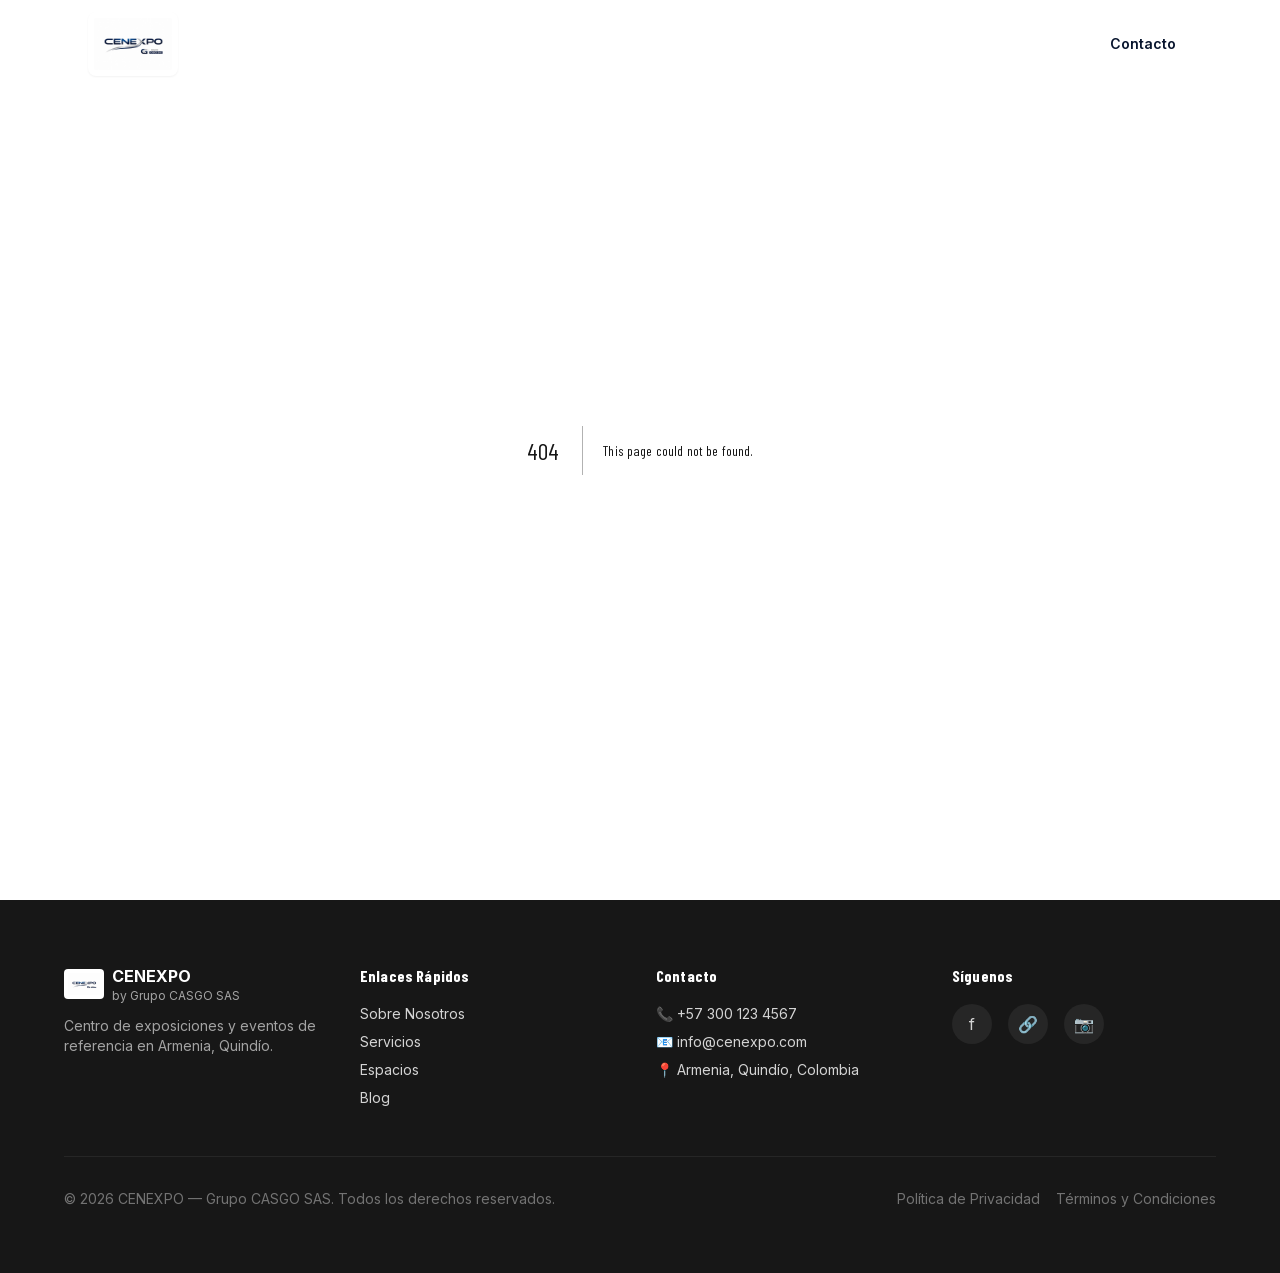
<file: 404/index.html>
<!DOCTYPE html><html lang="es" class="__variable_385118 __variable_8b3a0b"><head><meta charSet="utf-8"/><meta charSet="utf-8"/><meta name="viewport" content="width=device-width, initial-scale=1"/><meta name="viewport" content="width=device-width, initial-scale=1"/><link rel="preload" href="/_next/static/media/1f54c84255ccf44e-s.p.woff2" as="font" crossorigin="" type="font/woff2"/><link rel="preload" href="/_next/static/media/437e5f23c97e320c-s.p.woff2" as="font" crossorigin="" type="font/woff2"/><link rel="preload" href="/_next/static/media/5fb5c05ff73c0616-s.p.woff2" as="font" crossorigin="" type="font/woff2"/><link rel="preload" href="/_next/static/media/79f0f365efbf4f90-s.p.woff2" as="font" crossorigin="" type="font/woff2"/><link rel="preload" href="/_next/static/media/e4af272ccee01ff0-s.p.woff2" as="font" crossorigin="" type="font/woff2"/><link rel="preload" as="image" href="/logo-casgo.jpeg" fetchPriority="high"/><link rel="stylesheet" href="/_next/static/css/1715027d28bbbc2d.css" data-precedence="next"/><link rel="preload" as="script" fetchPriority="low" href="/_next/static/chunks/webpack-47bdb569a9cc4c3c.js"/><script src="/_next/static/chunks/fd9d1056-b11b2651f33aae7f.js" async=""></script><script src="/_next/static/chunks/117-e173c366e2bfd494.js" async=""></script><script src="/_next/static/chunks/main-app-c1eb7e945126bd3e.js" async=""></script><script src="/_next/static/chunks/286-b998db0ec116f2e4.js" async=""></script><script src="/_next/static/chunks/app/layout-f8290b924b34c0bc.js" async=""></script><meta name="robots" content="noindex"/><meta name="robots" content="index, follow"/><link rel="canonical" href="https://cenexpo.com"/><title>404: This page could not be found.</title><title>Cenexpo | Centro de Exposiciones y Eventos</title><meta name="description" content="Centro de exposiciones y eventos. Coliseos, salones y pabellones para ferias, convenciones y eventos corporativos en la Armenia, Quindío."/><meta name="keywords" content="centro de exposiciones, eventos, convenciones, coliseos, salones, pabellones, ferias"/><meta property="og:title" content="Cenexpo | Centro de Exposiciones y Eventos"/><meta property="og:description" content="Espacios modernos para tus eventos y convenciones. Infraestructura de clase mundial en la Armenia, Quindío."/><meta property="og:url" content="https://cenexpo.com/"/><meta property="og:locale" content="es_CO"/><meta property="og:type" content="website"/><meta name="twitter:card" content="summary"/><meta name="twitter:title" content="Cenexpo | Centro de Exposiciones y Eventos"/><meta name="twitter:description" content="Espacios modernos para tus eventos y convenciones. Infraestructura de clase mundial en la Armenia, Quindío."/><link rel="icon" href="/favicon-64.png" sizes="64x64" type="image/png"/><link rel="apple-touch-icon" href="/apple-touch-icon.png" sizes="192x192"/><meta name="next-size-adjust"/><script src="/_next/static/chunks/polyfills-42372ed130431b0a.js" noModule=""></script></head><body class="bg-white dark:bg-neutral-950 text-neutral-900 dark:text-white font-body"><header class="fixed top-0 z-50 w-full transition-colors duration-300 border-b border-transparent bg-transparent"><div class="max-w-6xl mx-auto px-4 md:px-6 py-3 flex justify-between items-center"><a href="#inicio" aria-label="Cenexpo — inicio" class="flex items-center"><img alt="Cenexpo — Grupo CASGO SAS" fetchPriority="high" width="132" height="88" decoding="async" data-nimg="1" class="h-14 w-auto md:h-16 rounded-lg object-contain bg-white shadow-sm p-1.5" style="color:transparent" src="/logo-casgo.jpeg"/></a><nav class="hidden md:flex gap-8 items-center"><a href="#inicio" class="font-body text-sm font-medium tracking-wide transition-colors text-white/80 hover:text-white">Inicio</a><a href="#sobre-nosotros" class="font-body text-sm font-medium tracking-wide transition-colors text-white/80 hover:text-white">Nosotros</a><a href="#servicios" class="font-body text-sm font-medium tracking-wide transition-colors text-white/80 hover:text-white">Servicios</a><a href="#espacios" class="font-body text-sm font-medium tracking-wide transition-colors text-white/80 hover:text-white">Espacios</a><a href="#tarifas" class="font-body text-sm font-medium tracking-wide transition-colors text-white/80 hover:text-white">Tarifas</a><a href="#contacto" class="font-body text-sm font-semibold px-4 py-2 rounded-lg transition-colors bg-white text-[#07142d] hover:bg-white/90">Contacto</a></nav><button type="button" class="md:hidden flex flex-col justify-center items-center w-10 h-10 rounded-lg transition-colors hover:bg-white/10" aria-label="Abrir menú" aria-expanded="false"><span class="block w-5 h-0.5 bg-white transition-all duration-300 "></span><span class="block w-5 h-0.5 bg-white mt-1 transition-all duration-300 "></span><span class="block w-5 h-0.5 bg-white mt-1 transition-all duration-300 "></span></button></div></header><main><div style="font-family:system-ui,&quot;Segoe UI&quot;,Roboto,Helvetica,Arial,sans-serif,&quot;Apple Color Emoji&quot;,&quot;Segoe UI Emoji&quot;;height:100vh;text-align:center;display:flex;flex-direction:column;align-items:center;justify-content:center"><div><style>body{color:#000;background:#fff;margin:0}.next-error-h1{border-right:1px solid rgba(0,0,0,.3)}@media (prefers-color-scheme:dark){body{color:#fff;background:#000}.next-error-h1{border-right:1px solid rgba(255,255,255,.3)}}</style><h1 class="next-error-h1" style="display:inline-block;margin:0 20px 0 0;padding:0 23px 0 0;font-size:24px;font-weight:500;vertical-align:top;line-height:49px">404</h1><div style="display:inline-block"><h2 style="font-size:14px;font-weight:400;line-height:49px;margin:0">This page could not be found.</h2></div></div></div></main><footer id="contacto" class="bg-neutral-900 dark:bg-black text-neutral-300 py-16 px-4 md:px-6"><div class="max-w-6xl mx-auto"><div class="grid grid-cols-1 md:grid-cols-2 lg:grid-cols-4 gap-8 mb-12"><div><div class="flex items-center gap-2 mb-3"><img alt="Grupo CASGO SAS" loading="lazy" width="40" height="40" decoding="async" data-nimg="1" class="object-contain rounded bg-white p-1" style="color:transparent" src="/logo-casgo.jpeg"/><div class="leading-tight"><p class="text-white font-bold text-base">CENEXPO</p><p class="text-neutral-400 text-xs">by Grupo CASGO SAS</p></div></div><p class="text-sm text-neutral-400">Centro de exposiciones y eventos de referencia en Armenia, Quindío.</p></div><div><h4 class="text-white font-bold mb-4">Enlaces Rápidos</h4><ul class="space-y-2 text-sm"><li><a href="#sobre-nosotros" class="hover:text-blue-400 transition">Sobre Nosotros</a></li><li><a href="#servicios" class="hover:text-blue-400 transition">Servicios</a></li><li><a href="#espacios" class="hover:text-blue-400 transition">Espacios</a></li><li><a href="#">Blog</a></li></ul></div><div><h4 class="text-white font-bold mb-4">Contacto</h4><ul class="space-y-2 text-sm"><li>📞 <a href="tel:+573001234567" class="hover:text-blue-400 transition">+57 300 123 4567</a></li><li>📧 <a href="mailto:info@cenexpo.com" class="hover:text-blue-400 transition">info@cenexpo.com</a></li><li>📍 Armenia, Quindío, Colombia</li></ul></div><div><h4 class="text-white font-bold mb-4">Síguenos</h4><div class="flex gap-4"><a href="#" class="w-10 h-10 bg-neutral-800 rounded-full flex items-center justify-center hover:bg-blue-700 transition">f</a><a href="#" class="w-10 h-10 bg-neutral-800 rounded-full flex items-center justify-center hover:bg-blue-700 transition">🔗</a><a href="#" class="w-10 h-10 bg-neutral-800 rounded-full flex items-center justify-center hover:bg-blue-700 transition">📷</a></div></div></div><div class="border-t border-neutral-800 pt-8"><div class="flex flex-col md:flex-row justify-between items-center text-sm text-neutral-500"><p>© 2026 CENEXPO — Grupo CASGO SAS. Todos los derechos reservados.</p><div class="mt-4 md:mt-0 space-x-4"><a href="#" class="hover:text-neutral-300 transition">Política de Privacidad</a><a href="#" class="hover:text-neutral-300 transition">Términos y Condiciones</a></div></div></div></div></footer><script type="application/ld+json">{"@context":"https://schema.org","@type":"Organization","name":"Cenexpo","description":"Centro de exposiciones y eventos en la Armenia, Quindío","url":"https://cenexpo.com","sameAs":["https://facebook.com/cenexpo","https://instagram.com/cenexpo"],"contactPoint":{"@type":"ContactPoint","contactType":"Customer Service","availableLanguage":"es"}}</script><script type="application/ld+json">{"@context":"https://schema.org","@type":"EventVenue","name":"Cenexpo","description":"Centro de exposiciones con coliseos, salones y pabellones para eventos","url":"https://cenexpo.com","amenityFeature":[{"@type":"Text","name":"Coliseos"},{"@type":"Text","name":"Salones multiuso"},{"@type":"Text","name":"Pabellones"},{"@type":"Text","name":"Servicios de catering"}]}</script><script src="/_next/static/chunks/webpack-47bdb569a9cc4c3c.js" async=""></script><script>(self.__next_f=self.__next_f||[]).push([0]);self.__next_f.push([2,null])</script><script>self.__next_f.push([1,"1:HL[\"/_next/static/media/1f54c84255ccf44e-s.p.woff2\",\"font\",{\"crossOrigin\":\"\",\"type\":\"font/woff2\"}]\n2:HL[\"/_next/static/media/437e5f23c97e320c-s.p.woff2\",\"font\",{\"crossOrigin\":\"\",\"type\":\"font/woff2\"}]\n3:HL[\"/_next/static/media/5fb5c05ff73c0616-s.p.woff2\",\"font\",{\"crossOrigin\":\"\",\"type\":\"font/woff2\"}]\n4:HL[\"/_next/static/media/79f0f365efbf4f90-s.p.woff2\",\"font\",{\"crossOrigin\":\"\",\"type\":\"font/woff2\"}]\n5:HL[\"/_next/static/media/e4af272ccee01ff0-s.p.woff2\",\"font\",{\"crossOrigin\":\"\",\"type\":\"font/woff2\"}]\n6:HL[\"/_next/static/css/1715027d28bbbc2d.css\",\"style\"]\n"])</script><script>self.__next_f.push([1,"7:I[2846,[],\"\"]\n9:I[4707,[],\"\"]\na:I[6423,[],\"\"]\nb:I[4356,[\"286\",\"static/chunks/286-b998db0ec116f2e4.js\",\"185\",\"static/chunks/app/layout-f8290b924b34c0bc.js\"],\"Header\"]\n10:I[3284,[\"286\",\"static/chunks/286-b998db0ec116f2e4.js\",\"185\",\"static/chunks/app/layout-f8290b924b34c0bc.js\"],\"Footer\"]\n12:I[1060,[],\"\"]\nc:{\"fontFamily\":\"system-ui,\\\"Segoe UI\\\",Roboto,Helvetica,Arial,sans-serif,\\\"Apple Color Emoji\\\",\\\"Segoe UI Emoji\\\"\",\"height\":\"100vh\",\"textAlign\":\"center\",\"display\":\"flex\",\"flexDirection\":\"column\",\"alignItems\":\"center\",\"justifyContent\":\"center\"}\nd:{\"display\":\"inline-block\",\"margin\":\"0 20px 0 0\",\"padding\":\"0 23px 0 0\",\"fontSize\":24,\"fontWeight\":500,\"verticalAlign\":\"top\",\"lineHeight\":\"49px\"}\ne:{\"display\":\"inline-block\"}\nf:{\"fontSize\":14,\"fontWeight\":400,\"lineHeight\":\"49px\",\"margin\":0}\n13:[]\n"])</script><script>self.__next_f.push([1,"0:[\"$\",\"$L7\",null,{\"buildId\":\"0Lz4tnkmfcBy0YkHdrGEr\",\"assetPrefix\":\"\",\"urlParts\":[\"\",\"_not-found\",\"\"],\"initialTree\":[\"\",{\"children\":[\"/_not-found\",{\"children\":[\"__PAGE__\",{}]}]},\"$undefined\",\"$undefined\",true],\"initialSeedData\":[\"\",{\"children\":[\"/_not-found\",{\"children\":[\"__PAGE__\",{},[[\"$L8\",[[\"$\",\"title\",null,{\"children\":\"404: This page could not be found.\"}],[\"$\",\"div\",null,{\"style\":{\"fontFamily\":\"system-ui,\\\"Segoe UI\\\",Roboto,Helvetica,Arial,sans-serif,\\\"Apple Color Emoji\\\",\\\"Segoe UI Emoji\\\"\",\"height\":\"100vh\",\"textAlign\":\"center\",\"display\":\"flex\",\"flexDirection\":\"column\",\"alignItems\":\"center\",\"justifyContent\":\"center\"},\"children\":[\"$\",\"div\",null,{\"children\":[[\"$\",\"style\",null,{\"dangerouslySetInnerHTML\":{\"__html\":\"body{color:#000;background:#fff;margin:0}.next-error-h1{border-right:1px solid rgba(0,0,0,.3)}@media (prefers-color-scheme:dark){body{color:#fff;background:#000}.next-error-h1{border-right:1px solid rgba(255,255,255,.3)}}\"}}],[\"$\",\"h1\",null,{\"className\":\"next-error-h1\",\"style\":{\"display\":\"inline-block\",\"margin\":\"0 20px 0 0\",\"padding\":\"0 23px 0 0\",\"fontSize\":24,\"fontWeight\":500,\"verticalAlign\":\"top\",\"lineHeight\":\"49px\"},\"children\":\"404\"}],[\"$\",\"div\",null,{\"style\":{\"display\":\"inline-block\"},\"children\":[\"$\",\"h2\",null,{\"style\":{\"fontSize\":14,\"fontWeight\":400,\"lineHeight\":\"49px\",\"margin\":0},\"children\":\"This page could not be found.\"}]}]]}]}]],null],null],null]},[null,[\"$\",\"$L9\",null,{\"parallelRouterKey\":\"children\",\"segmentPath\":[\"children\",\"/_not-found\",\"children\"],\"error\":\"$undefined\",\"errorStyles\":\"$undefined\",\"errorScripts\":\"$undefined\",\"template\":[\"$\",\"$La\",null,{}],\"templateStyles\":\"$undefined\",\"templateScripts\":\"$undefined\",\"notFound\":\"$undefined\",\"notFoundStyles\":\"$undefined\"}]],null]},[[[[\"$\",\"link\",\"0\",{\"rel\":\"stylesheet\",\"href\":\"/_next/static/css/1715027d28bbbc2d.css\",\"precedence\":\"next\",\"crossOrigin\":\"$undefined\"}]],[\"$\",\"html\",null,{\"lang\":\"es\",\"className\":\"__variable_385118 __variable_8b3a0b\",\"children\":[[\"$\",\"head\",null,{\"children\":[[\"$\",\"meta\",null,{\"charSet\":\"utf-8\"}],[\"$\",\"meta\",null,{\"name\":\"viewport\",\"content\":\"width=device-width, initial-scale=1\"}],[\"$\",\"meta\",null,{\"name\":\"robots\",\"content\":\"index, follow\"}],[\"$\",\"link\",null,{\"rel\":\"canonical\",\"href\":\"https://cenexpo.com\"}]]}],[\"$\",\"body\",null,{\"className\":\"bg-white dark:bg-neutral-950 text-neutral-900 dark:text-white font-body\",\"children\":[[\"$\",\"$Lb\",null,{}],[\"$\",\"main\",null,{\"children\":[\"$\",\"$L9\",null,{\"parallelRouterKey\":\"children\",\"segmentPath\":[\"children\"],\"error\":\"$undefined\",\"errorStyles\":\"$undefined\",\"errorScripts\":\"$undefined\",\"template\":[\"$\",\"$La\",null,{}],\"templateStyles\":\"$undefined\",\"templateScripts\":\"$undefined\",\"notFound\":[[\"$\",\"title\",null,{\"children\":\"404: This page could not be found.\"}],[\"$\",\"div\",null,{\"style\":\"$c\",\"children\":[\"$\",\"div\",null,{\"children\":[[\"$\",\"style\",null,{\"dangerouslySetInnerHTML\":{\"__html\":\"body{color:#000;background:#fff;margin:0}.next-error-h1{border-right:1px solid rgba(0,0,0,.3)}@media (prefers-color-scheme:dark){body{color:#fff;background:#000}.next-error-h1{border-right:1px solid rgba(255,255,255,.3)}}\"}}],[\"$\",\"h1\",null,{\"className\":\"next-error-h1\",\"style\":\"$d\",\"children\":\"404\"}],[\"$\",\"div\",null,{\"style\":\"$e\",\"children\":[\"$\",\"h2\",null,{\"style\":\"$f\",\"children\":\"This page could not be found.\"}]}]]}]}]],\"notFoundStyles\":[]}]}],[\"$\",\"$L10\",null,{}],[\"$\",\"script\",null,{\"type\":\"application/ld+json\",\"dangerouslySetInnerHTML\":{\"__html\":\"{\\\"@context\\\":\\\"https://schema.org\\\",\\\"@type\\\":\\\"Organization\\\",\\\"name\\\":\\\"Cenexpo\\\",\\\"description\\\":\\\"Centro de exposiciones y eventos en la Armenia, Quindío\\\",\\\"url\\\":\\\"https://cenexpo.com\\\",\\\"sameAs\\\":[\\\"https://facebook.com/cenexpo\\\",\\\"https://instagram.com/cenexpo\\\"],\\\"contactPoint\\\":{\\\"@type\\\":\\\"ContactPoint\\\",\\\"contactType\\\":\\\"Customer Service\\\",\\\"availableLanguage\\\":\\\"es\\\"}}\"}}],[\"$\",\"script\",null,{\"type\":\"application/ld+json\",\"dangerouslySetInnerHTML\":{\"__html\":\"{\\\"@context\\\":\\\"https://schema.org\\\",\\\"@type\\\":\\\"EventVenue\\\",\\\"name\\\":\\\"Cenexpo\\\",\\\"description\\\":\\\"Centro de exposiciones con coliseos, salones y pabellones para eventos\\\",\\\"url\\\":\\\"https://cenexpo.com\\\",\\\"amenityFeature\\\":[{\\\"@type\\\":\\\"Text\\\",\\\"name\\\":\\\"Coliseos\\\"},{\\\"@type\\\":\\\"Text\\\",\\\"name\\\":\\\"Salones multiuso\\\"},{\\\"@type\\\":\\\"Text\\\",\\\"name\\\":\\\"Pabellones\\\"},{\\\"@type\\\":\\\"Text\\\",\\\"name\\\":\\\"Servicios de catering\\\"}]}\"}}]]}]]}]],null],null],\"couldBeIntercepted\":false,\"initialHead\":[[\"$\",\"meta\",null,{\"name\":\"robots\",\"content\":\"noindex\"}],\"$L11\"],\"globalErrorComponent\":\"$12\",\"missingSlots\":\"$W13\"}]\n"])</script><script>self.__next_f.push([1,"11:[[\"$\",\"meta\",\"0\",{\"name\":\"viewport\",\"content\":\"width=device-width, initial-scale=1\"}],[\"$\",\"meta\",\"1\",{\"charSet\":\"utf-8\"}],[\"$\",\"title\",\"2\",{\"children\":\"Cenexpo | Centro de Exposiciones y Eventos\"}],[\"$\",\"meta\",\"3\",{\"name\":\"description\",\"content\":\"Centro de exposiciones y eventos. Coliseos, salones y pabellones para ferias, convenciones y eventos corporativos en la Armenia, Quindío.\"}],[\"$\",\"meta\",\"4\",{\"name\":\"keywords\",\"content\":\"centro de exposiciones, eventos, convenciones, coliseos, salones, pabellones, ferias\"}],[\"$\",\"meta\",\"5\",{\"property\":\"og:title\",\"content\":\"Cenexpo | Centro de Exposiciones y Eventos\"}],[\"$\",\"meta\",\"6\",{\"property\":\"og:description\",\"content\":\"Espacios modernos para tus eventos y convenciones. Infraestructura de clase mundial en la Armenia, Quindío.\"}],[\"$\",\"meta\",\"7\",{\"property\":\"og:url\",\"content\":\"https://cenexpo.com/\"}],[\"$\",\"meta\",\"8\",{\"property\":\"og:locale\",\"content\":\"es_CO\"}],[\"$\",\"meta\",\"9\",{\"property\":\"og:type\",\"content\":\"website\"}],[\"$\",\"meta\",\"10\",{\"name\":\"twitter:card\",\"content\":\"summary\"}],[\"$\",\"meta\",\"11\",{\"name\":\"twitter:title\",\"content\":\"Cenexpo | Centro de Exposiciones y Eventos\"}],[\"$\",\"meta\",\"12\",{\"name\":\"twitter:description\",\"content\":\"Espacios modernos para tus eventos y convenciones. Infraestructura de clase mundial en la Armenia, Quindío.\"}],[\"$\",\"link\",\"13\",{\"rel\":\"icon\",\"href\":\"/favicon-64.png\",\"sizes\":\"64x64\",\"type\":\"image/png\"}],[\"$\",\"link\",\"14\",{\"rel\":\"apple-touch-icon\",\"href\":\"/apple-touch-icon.png\",\"sizes\":\"192x192\"}],[\"$\",\"meta\",\"15\",{\"name\":\"next-size-adjust\"}]]\n8:null\n"])</script></body></html>
</file>
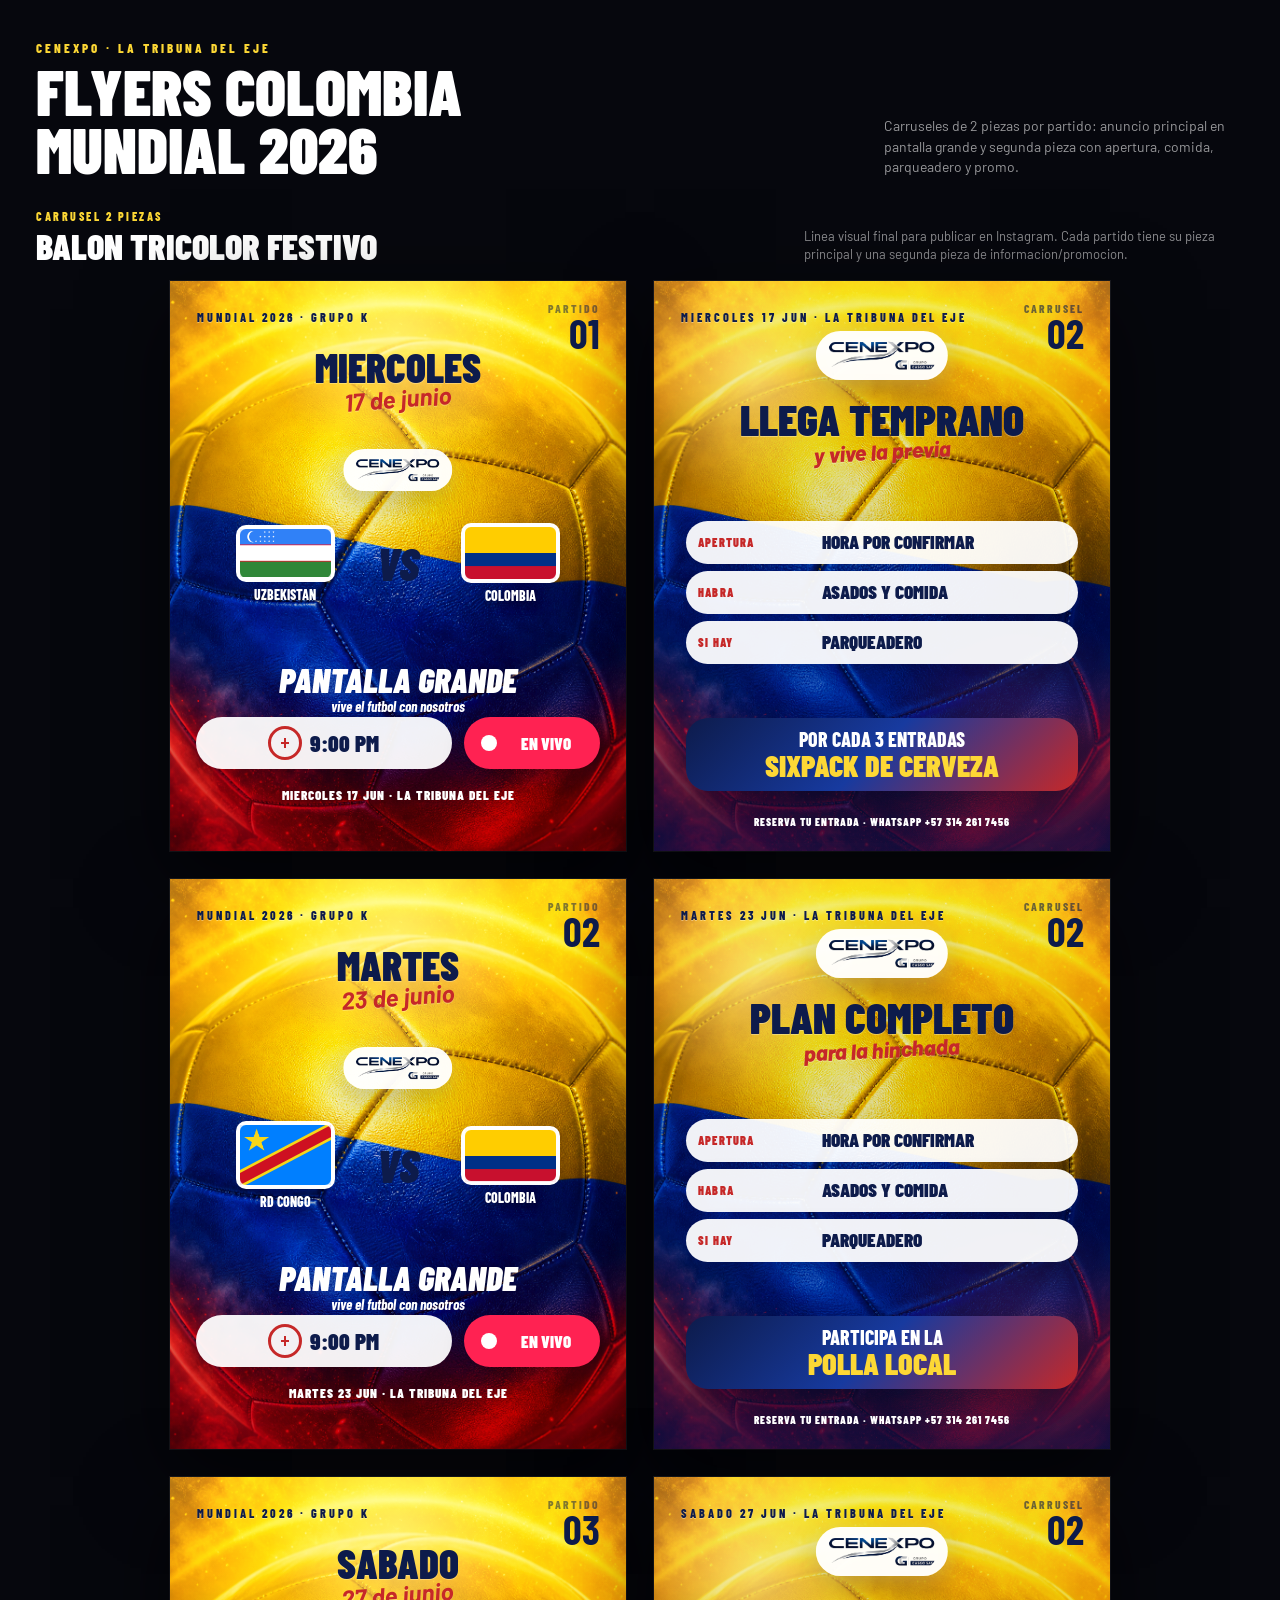
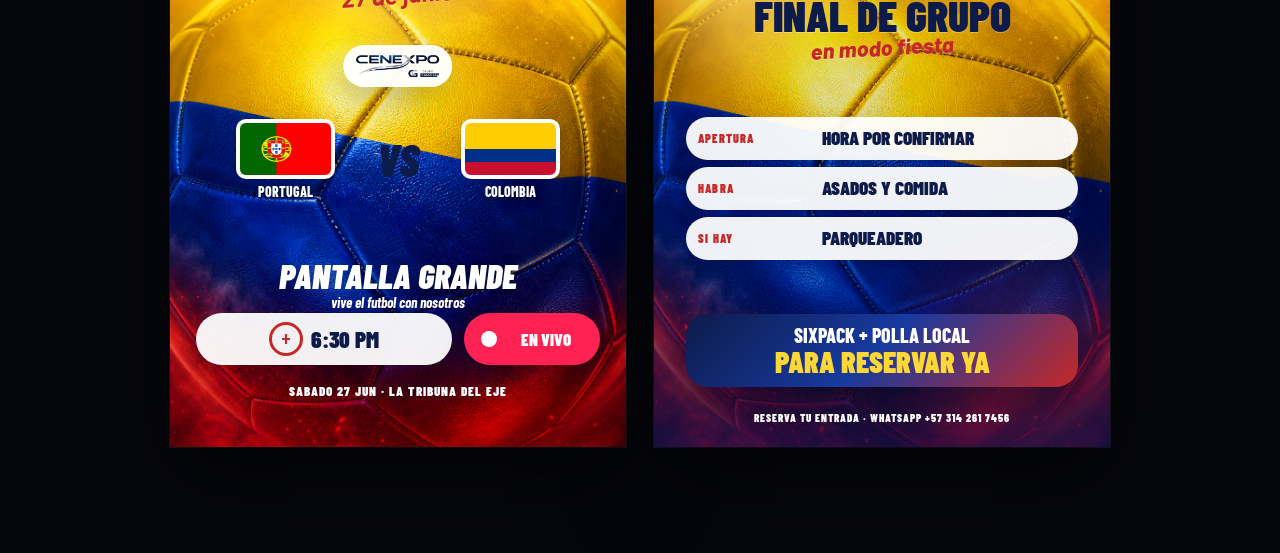
<file: flyers_colombia_mundial_2026.html>
<!DOCTYPE html>
<html lang="es">
<head>
<meta charset="UTF-8">
<meta name="viewport" content="width=device-width, initial-scale=1.0">
<title>CENEXPO - Flyers Colombia Mundial 2026</title>
<link href="https://fonts.googleapis.com/css2?family=Barlow+Condensed:wght@600;700;800;900&family=Barlow:wght@500;600;700&display=swap" rel="stylesheet">
<style>
* { box-sizing: border-box; }
:root {
  --navy: #0D1B4B;
  --gold: #FDD835;
  --gold2: #F9A825;
  --red: #C62828;
  --silver: #C0C8D4;
  --white: #FFFFFF;
}
body {
  margin: 0;
  min-height: 100vh;
  background: #06070d;
  color: var(--white);
  font-family: 'Barlow', Arial, sans-serif;
}
.board {
  width: min(1440px, 100%);
  margin: 0 auto;
  padding: 40px 36px 52px;
}
.intro {
  display: flex;
  align-items: end;
  justify-content: space-between;
  gap: 24px;
  margin-bottom: 28px;
}
.intro small {
  display: block;
  color: var(--gold);
  font-family: 'Barlow Condensed', Arial, sans-serif;
  font-size: 13px;
  font-weight: 800;
  letter-spacing: 3px;
  text-transform: uppercase;
}
h1 {
  margin: 6px 0 0;
  font-family: 'Barlow Condensed', Arial, sans-serif;
  font-size: clamp(38px, 5vw, 72px);
  font-weight: 900;
  letter-spacing: 0;
  line-height: 0.9;
  text-transform: uppercase;
}
.note {
  max-width: 360px;
  margin: 0;
  color: rgba(255,255,255,0.58);
  font-size: 14px;
  line-height: 1.45;
}
.grid {
  display: grid;
  grid-template-columns: repeat(3, minmax(0, 1fr));
  gap: 28px;
}
.carousel-grid {
  grid-template-columns: repeat(2, minmax(0, 1fr));
  max-width: 940px;
  margin: 0 auto;
}
.variant {
  margin-bottom: 54px;
}
.variant-head {
  display: flex;
  align-items: end;
  justify-content: space-between;
  gap: 18px;
  margin: 0 0 18px;
}
.variant-head h2 {
  margin: 0;
  font-family: 'Barlow Condensed', Arial, sans-serif;
  font-size: clamp(26px, 2.8vw, 42px);
  font-weight: 900;
  letter-spacing: 0;
  line-height: 0.95;
  text-transform: uppercase;
}
.variant-head p {
  max-width: 440px;
  margin: 0;
  color: rgba(255,255,255,0.54);
  font-size: 13px;
  line-height: 1.4;
}
.tagline {
  display: inline-block;
  margin-bottom: 6px;
  color: var(--gold);
  font-family: 'Barlow Condensed', Arial, sans-serif;
  font-size: 12px;
  font-weight: 800;
  letter-spacing: 2.5px;
  text-transform: uppercase;
}
.flyer {
  aspect-ratio: 4 / 5;
  position: relative;
  overflow: hidden;
  background: #06102e;
  box-shadow: 0 28px 80px rgba(0,0,0,0.6), 0 0 0 1px rgba(255,255,255,0.08);
  color: var(--white);
  font-family: 'Barlow Condensed', Arial, sans-serif;
}
.flyer::before {
  content: '';
  position: absolute;
  inset: 0;
  background:
    linear-gradient(180deg, rgba(5,12,38,0.14), rgba(5,12,38,0.55) 36%, rgba(5,12,38,0.98)),
    linear-gradient(90deg, rgba(13,27,75,0.25), rgba(13,27,75,0)),
    url("assets-mundial/fondo-futbol-colombia-matchday.png") center / cover;
  filter: saturate(1.08) contrast(1.08);
}
.flyer::after {
  content: '';
  position: absolute;
  inset: 0;
  z-index: 1;
  background:
    radial-gradient(circle at 76% 13%, rgba(253,216,53,0.2), transparent 20%),
    radial-gradient(circle at 18% 84%, rgba(198,40,40,0.2), transparent 26%),
    linear-gradient(115deg, rgba(255,255,255,0.08), transparent 22%);
  mix-blend-mode: screen;
}
.tricolor {
  position: absolute;
  inset: 0 0 auto;
  z-index: 4;
  height: 7px;
  background: linear-gradient(to right, var(--gold) 52%, #173a9f 52% 76%, var(--red) 76%);
}
.logo {
  position: absolute;
  z-index: 5;
  top: 5%;
  left: 6%;
  width: 24%;
  max-width: 112px;
  filter: drop-shadow(0 2px 8px rgba(255,255,255,0.22));
}
.flyer:not(.fiesta) .logo {
  width: 30%;
  max-width: 138px;
  filter: brightness(0) invert(1) drop-shadow(0 2px 10px rgba(255,255,255,0.18));
}
.number {
  position: absolute;
  z-index: 5;
  top: 4.4%;
  right: 5.4%;
  color: rgba(255,255,255,0.26);
  font-size: clamp(10px, 0.9vw, 13px);
  font-weight: 800;
  letter-spacing: 2px;
  line-height: 0.95;
  text-align: right;
  text-transform: uppercase;
}
.number strong {
  display: block;
  color: #fff;
  font-size: clamp(34px, 3.2vw, 54px);
  letter-spacing: 0;
}
.kicker {
  position: absolute;
  z-index: 5;
  top: 17.5%;
  left: 6%;
  color: var(--gold);
  font-size: clamp(10px, 0.95vw, 14px);
  font-weight: 800;
  letter-spacing: 3px;
  text-transform: uppercase;
}
.chevrons {
  position: absolute;
  z-index: 4;
  top: 18%;
  right: -1.5%;
  width: 22%;
  height: 29%;
  background:
    linear-gradient(135deg, transparent 0 38%, #fff 39% 49%, transparent 50%) 0 0 / 100% 33%,
    linear-gradient(135deg, transparent 0 38%, #fff 39% 49%, transparent 50%) 0 34% / 100% 33%,
    linear-gradient(135deg, transparent 0 38%, #fff 39% 49%, transparent 50%) 0 68% / 100% 33%;
}
.ring {
  position: absolute;
  z-index: 4;
  top: 26%;
  left: 6%;
  width: 15%;
  aspect-ratio: 1;
  border: 2px solid rgba(255,255,255,0.74);
  border-radius: 50%;
  box-shadow: inset 0 0 0 10px rgba(255,255,255,0.08);
}
.body {
  position: absolute;
  z-index: 5;
  right: 6%;
  bottom: 23.5%;
  left: 6%;
}
.live {
  display: inline-flex;
  align-items: center;
  gap: 8px;
  margin-bottom: 12px;
  padding: 6px 13px;
  border: 1px solid rgba(255,255,255,0.34);
  border-radius: 999px;
  background: rgba(3,11,36,0.48);
  backdrop-filter: blur(8px);
  font-size: clamp(10px, 0.95vw, 13px);
  font-weight: 800;
  letter-spacing: 2px;
  text-transform: uppercase;
}
.live::before {
  width: 8px;
  height: 8px;
  border-radius: 50%;
  background: var(--red);
  box-shadow: 0 0 14px var(--red);
  content: '';
}
.title {
  font-size: clamp(32px, 2.8vw, 46px);
  font-weight: 800;
  line-height: 0.92;
  text-shadow: 0 4px 18px rgba(0,0,0,0.72);
  text-transform: uppercase;
}
.title strong {
  display: block;
  color: var(--gold);
  font-size: clamp(64px, 5.2vw, 88px);
  font-weight: 900;
}
.rival {
  display: flex;
  align-items: end;
  gap: 12px;
  margin-top: 8px;
  text-transform: uppercase;
}
.rival span {
  padding-bottom: 8px;
  color: var(--silver);
  font-size: clamp(12px, 1vw, 16px);
  font-weight: 800;
  letter-spacing: 4px;
}
.rival strong {
  color: #fff;
  font-size: clamp(38px, 3.4vw, 58px);
  font-weight: 900;
  line-height: 0.88;
  text-wrap: balance;
  text-shadow: 0 4px 18px rgba(0,0,0,0.72);
}
.info {
  position: absolute;
  z-index: 5;
  right: 5%;
  bottom: 12%;
  left: 5%;
  display: grid;
  grid-template-columns: 1fr 1fr;
  gap: 10px;
}
.pill {
  border-radius: 999px;
  background: rgba(255,255,255,0.94);
  color: var(--navy);
  padding: 10px 12px;
  font-size: clamp(10px, 0.9vw, 13px);
  font-weight: 800;
  letter-spacing: 1.2px;
  line-height: 1.12;
  text-align: center;
  text-transform: uppercase;
}
.pill strong {
  display: block;
  font-size: clamp(19px, 1.8vw, 30px);
  letter-spacing: 0;
  line-height: 0.95;
}
.pill.gold { background: linear-gradient(90deg, var(--gold), #fff15c); }
.bottom {
  position: absolute;
  z-index: 5;
  inset: auto 0 0;
  min-height: 10%;
  padding: 11px 5%;
  display: flex;
  align-items: center;
  justify-content: space-between;
  gap: 12px;
  background: linear-gradient(90deg, rgba(13,27,75,0.98), rgba(19,41,113,0.96));
  border-top: 1px solid rgba(255,255,255,0.16);
}
.place {
  font-size: clamp(13px, 1.2vw, 19px);
  font-weight: 900;
  letter-spacing: 1px;
  text-transform: uppercase;
}
.detail {
  color: rgba(255,255,255,0.72);
  font-family: 'Barlow', Arial, sans-serif;
  font-size: clamp(9px, 0.8vw, 12px);
  font-weight: 700;
}
.cta {
  color: var(--gold);
  font-size: clamp(11px, 1vw, 15px);
  font-weight: 900;
  letter-spacing: 1px;
  line-height: 0.95;
  text-align: right;
  text-transform: uppercase;
}
.fiesta {
  background: #efbf11;
}
.fiesta::before {
  background:
    linear-gradient(180deg, rgba(255,224,99,0.06), rgba(7,30,104,0.06) 48%, rgba(72,0,23,0.36)),
    url("assets-mundial/fondo-tricolor-balon-colombia.png") center / cover;
  filter: saturate(1.18) contrast(1.05);
}
.fiesta::after {
  background:
    radial-gradient(circle at 50% 11%, rgba(255,255,255,0.36), transparent 23%),
    linear-gradient(180deg, rgba(255,255,255,0.08), transparent 28%, rgba(0,0,0,0.18) 100%);
  mix-blend-mode: screen;
}
.fiesta .tricolor {
  height: 0;
}
.fiesta .logo {
  top: 29.4%;
  bottom: auto;
  left: 50%;
  width: 24%;
  max-width: 112px;
  padding: 8px 11px;
  transform: translateX(-50%);
  border-radius: 999px;
  background: rgba(255,255,255,0.96);
  box-shadow: 0 12px 32px rgba(0,0,0,0.22);
}
.fiesta .number {
  top: 3.8%;
  right: 5.8%;
  color: rgba(13,27,75,0.52);
}
.fiesta .number strong { color: var(--navy); }
.fiesta .kicker {
  top: 5%;
  left: 6%;
  color: var(--navy);
  text-shadow: 0 1px rgba(255,255,255,0.35);
}
.fiesta .chevrons,
.fiesta .ring {
  display: none;
}
.fiesta-headline {
  position: absolute;
  z-index: 5;
  top: 12%;
  right: 6%;
  left: 6%;
  color: var(--navy);
  font-family: 'Barlow Condensed', Arial, sans-serif;
  font-size: clamp(34px, 3.2vw, 54px);
  font-weight: 900;
  letter-spacing: 0;
  line-height: 0.82;
  text-align: center;
  text-transform: uppercase;
  text-shadow: 0 1px rgba(255,255,255,0.28);
}
.fiesta-headline em {
  display: block;
  margin-top: 4px;
  color: var(--red);
  font-family: 'Barlow', Arial, sans-serif;
  font-size: clamp(20px, 1.9vw, 32px);
  font-style: italic;
  font-weight: 700;
  line-height: 0.95;
  text-transform: none;
  transform: rotate(-4deg);
}
.fixture {
  position: absolute;
  z-index: 5;
  top: 42.5%;
  right: 7%;
  left: 7%;
  display: grid;
  grid-template-columns: minmax(0, 1fr) auto minmax(0, 1fr);
  align-items: center;
  gap: 8px;
  color: var(--navy);
  text-align: center;
  text-transform: uppercase;
}
.fixture-team {
  min-width: 0;
  color: #fff;
  font-size: clamp(13px, 1.08vw, 18px);
  font-weight: 800;
  line-height: 1;
  text-shadow: 0 3px 12px rgba(0,0,0,0.6);
}
.fixture-team strong {
  width: clamp(58px, 5.7vw, 86px);
  aspect-ratio: 1;
  margin: 0 auto 6px;
  display: grid;
  place-items: center;
  overflow: hidden;
  border: 3px solid rgba(255,255,255,0.78);
  border-radius: 50%;
  background:
    linear-gradient(180deg, var(--gold) 0 50%, #1746b5 50% 75%, var(--red) 75%),
    #fff;
  box-shadow: 0 10px 24px rgba(0,0,0,0.2);
  color: #fff;
  font-size: clamp(11px, 1vw, 14px);
  letter-spacing: 1px;
}
.fixture-team strong span {
  position: absolute;
  width: 1px;
  height: 1px;
  overflow: hidden;
  clip: rect(0 0 0 0);
}
.fixture-team strong.flag-colombia,
.fixture-team strong.flag-uzbekistan,
.fixture-team strong.flag-congo,
.fixture-team strong.flag-portugal {
  width: clamp(82px, 7.7vw, 122px);
  background-color: #fff;
  background-position: center;
  background-repeat: no-repeat;
  background-size: 100% 100%;
  border: 4px solid rgba(255,255,255,0.92);
  border-radius: 10px;
}
.fixture-team strong.flag-colombia {
  aspect-ratio: 1.65 / 1;
  background-image: url("assets-mundial/flags/colombia.png");
}
.fixture-team strong.flag-uzbekistan {
  aspect-ratio: 1.75 / 1;
  background-image: url("assets-mundial/flags/uzbekistan.png");
}
.fixture-team strong.flag-congo {
  aspect-ratio: 1.45 / 1;
  background-image: url("assets-mundial/flags/rd-congo.png");
}
.fixture-team strong.flag-portugal {
  aspect-ratio: 1.65 / 1;
  background-image: url("assets-mundial/flags/portugal.png");
}
.fixture-team strong.flag-colombia::before,
.fixture-team strong.flag-colombia::after,
.fixture-team strong.flag-uzbekistan::before,
.fixture-team strong.flag-uzbekistan::after,
.fixture-team strong.flag-congo::before,
.fixture-team strong.flag-congo::after,
.fixture-team strong.flag-portugal::before,
.fixture-team strong.flag-portugal::after {
  display: none;
}
.fixture-team.rival-team strong {
  background: rgba(255,255,255,0.9);
  color: var(--navy);
  border-color: rgba(13,27,75,0.16);
}
.fixture-team.rival-team strong.flag-uzbekistan,
.fixture-team.rival-team strong.flag-congo,
.fixture-team.rival-team strong.flag-portugal {
  background-color: #fff;
  background-position: center;
  background-repeat: no-repeat;
  background-size: 100% 100%;
  border-color: rgba(255,255,255,0.84);
}
.fixture-team.rival-team strong.flag-uzbekistan {
  background-image: url("assets-mundial/flags/uzbekistan.png");
}
.fixture-team.rival-team strong.flag-congo {
  background-image: url("assets-mundial/flags/rd-congo.png");
}
.fixture-team.rival-team strong.flag-portugal {
  background-image: url("assets-mundial/flags/portugal.png");
}
.fixture-vs {
  font-family: 'Barlow Condensed', Arial, sans-serif;
  font-size: clamp(38px, 3.5vw, 58px);
  font-weight: 900;
  font-style: italic;
  line-height: 1;
}
.fiesta-live {
  position: absolute;
  z-index: 5;
  right: 7%;
  bottom: 24%;
  left: 7%;
  color: #fff;
  text-align: center;
  text-shadow: 0 3px 14px rgba(0,0,0,0.35);
}
.fiesta-live b {
  display: block;
  font-family: 'Barlow Condensed', Arial, sans-serif;
  font-size: clamp(29px, 2.7vw, 44px);
  font-style: italic;
  font-weight: 900;
  letter-spacing: 0;
  line-height: 0.9;
  text-transform: uppercase;
}
.fiesta-live span {
  display: block;
  margin-top: 4px;
  font-size: clamp(14px, 1.15vw, 19px);
  font-style: italic;
  font-weight: 700;
  line-height: 1.05;
}
.broadcast {
  position: absolute;
  z-index: 5;
  right: 5.8%;
  bottom: 14.5%;
  left: 5.8%;
  display: grid;
  grid-template-columns: minmax(0, 1.35fr) minmax(128px, 0.72fr);
  align-items: center;
  gap: 12px;
}
.time-chip,
.live-chip {
  min-height: 52px;
  display: flex;
  align-items: center;
  justify-content: center;
  border-radius: 999px;
  box-shadow: 0 12px 24px rgba(0,0,0,0.16);
  font-weight: 900;
}
.time-chip {
  gap: 8px;
  background: rgba(255,255,255,0.94);
  color: var(--navy);
  font-family: 'Barlow Condensed', Arial, sans-serif;
  font-size: clamp(18px, 1.8vw, 30px);
  letter-spacing: 0;
  text-transform: uppercase;
}
.time-chip::before {
  width: 28px;
  height: 28px;
  border: 3px solid var(--red);
  border-radius: 50%;
  background:
    linear-gradient(var(--red), var(--red)) 50% 50% / 2px 10px no-repeat,
    linear-gradient(var(--red), var(--red)) 50% 50% / 8px 2px no-repeat;
  content: '';
}
.live-chip {
  position: relative;
  gap: 8px;
  min-width: 128px;
  padding: 0 16px 0 44px;
  overflow: hidden;
  background: #ff2252;
  color: #fff;
  font-size: clamp(14px, 1.32vw, 22px);
  letter-spacing: 0;
  text-transform: uppercase;
}
.live-chip::before {
  position: absolute;
  left: 17px;
  width: 16px;
  height: 16px;
  margin-right: 0;
  border-radius: 50%;
  background: #fff;
  content: '';
}
.fiesta-date {
  position: absolute;
  z-index: 5;
  right: 6%;
  bottom: 8.5%;
  left: 6%;
  color: #fff;
  font-family: 'Barlow Condensed', Arial, sans-serif;
  font-size: clamp(12px, 1.02vw, 17px);
  font-weight: 900;
  letter-spacing: 1px;
  text-align: center;
  text-transform: uppercase;
}
.promo-card::before {
  background:
    linear-gradient(180deg, rgba(13,27,75,0.08), rgba(13,27,75,0.16) 42%, rgba(13,27,75,0.74)),
    url("assets-mundial/fondo-tricolor-balon-colombia.png") center / cover;
  filter: saturate(1.26) contrast(1.06);
}
.promo-card::after {
  background:
    radial-gradient(circle at 22% 17%, rgba(255,255,255,0.34), transparent 21%),
    radial-gradient(circle at 80% 82%, rgba(198,40,40,0.24), transparent 24%),
    linear-gradient(180deg, rgba(255,255,255,0.1), transparent 26%, rgba(0,0,0,0.24));
}
.promo-card .logo {
  top: 8.7%;
  width: 29%;
  max-width: 134px;
}
.promo-card .number {
  color: rgba(13,27,75,0.6);
}
.promo-headline {
  position: absolute;
  z-index: 5;
  top: 21%;
  right: 6%;
  left: 6%;
  color: var(--navy);
  font-family: 'Barlow Condensed', Arial, sans-serif;
  font-size: clamp(34px, 3.4vw, 58px);
  font-weight: 900;
  letter-spacing: 0;
  line-height: 0.82;
  text-align: center;
  text-transform: uppercase;
  text-shadow: 0 1px rgba(255,255,255,0.32);
}
.promo-headline em {
  display: block;
  margin-top: 4px;
  color: var(--red);
  font-family: 'Barlow', Arial, sans-serif;
  font-size: clamp(18px, 1.7vw, 29px);
  font-style: italic;
  font-weight: 800;
  line-height: 0.95;
  text-transform: none;
  transform: rotate(-3deg);
}
.promo-list {
  position: absolute;
  z-index: 5;
  top: 42%;
  right: 7%;
  left: 7%;
  display: grid;
  gap: 7px;
}
.promo-list div {
  display: grid;
  grid-template-columns: 31% 1fr;
  align-items: center;
  gap: 10px;
  min-height: 43px;
  padding: 7px 12px;
  border-radius: 999px;
  background: rgba(255,255,255,0.94);
  box-shadow: 0 12px 24px rgba(0,0,0,0.15);
  color: var(--navy);
  text-transform: uppercase;
}
.promo-list span {
  color: var(--red);
  font-size: clamp(11px, 0.95vw, 15px);
  font-weight: 900;
  letter-spacing: 1.2px;
}
.promo-list strong {
  font-size: clamp(17px, 1.5vw, 25px);
  font-weight: 900;
  line-height: 0.9;
}
.promo-badge {
  position: absolute;
  z-index: 5;
  right: 7%;
  bottom: 10.5%;
  left: 7%;
  padding: 12px 16px;
  border-radius: 22px;
  background: linear-gradient(135deg, var(--navy), #173a9f 48%, var(--red));
  box-shadow: 0 18px 34px rgba(0,0,0,0.24);
  color: #fff;
  font-size: clamp(17px, 1.55vw, 26px);
  font-weight: 800;
  line-height: 0.92;
  text-align: center;
  text-transform: uppercase;
}
.promo-badge strong {
  display: block;
  margin-top: 4px;
  color: var(--gold);
  font-size: clamp(25px, 2.35vw, 40px);
  font-weight: 900;
  line-height: 0.9;
}
.promo-foot {
  position: absolute;
  z-index: 5;
  right: 6%;
  bottom: 4%;
  left: 6%;
  color: #fff;
  font-family: 'Barlow Condensed', Arial, sans-serif;
  font-size: clamp(10px, 0.86vw, 14px);
  font-weight: 900;
  letter-spacing: 1px;
  text-align: center;
  text-transform: uppercase;
}
@media (max-width: 980px) {
  .board { padding: 28px 18px 36px; }
  .intro { align-items: start; flex-direction: column; }
  .variant-head { align-items: start; flex-direction: column; }
  .grid,
  .carousel-grid { grid-template-columns: 1fr; max-width: 540px; margin: 0 auto; }
}
</style>
</head>
<body>
  <main class="board">
    <div class="intro">
      <div>
        <small>CENEXPO · La Tribuna del Eje</small>
        <h1>Flyers Colombia<br>Mundial 2026</h1>
      </div>
      <p class="note">Carruseles de 2 piezas por partido: anuncio principal en pantalla grande y segunda pieza con apertura, comida, parqueadero y promo.</p>
    </div>
    <section class="variant" aria-label="Variante tricolor de flyers de partidos de Colombia">
      <div class="variant-head">
        <div>
          <span class="tagline">Carrusel 2 piezas</span>
          <h2>Balon tricolor festivo</h2>
        </div>
        <p>Linea visual final para publicar en Instagram. Cada partido tiene su pieza principal y una segunda pieza de informacion/promocion.</p>
      </div>
      <div class="grid carousel-grid">
        <article class="flyer fiesta" aria-label="Variante festiva Colombia contra Uzbekistan">
          <div class="tricolor"></div>
          <img class="logo" src="assets-mundial/logo-cenexpo-transparente.png" alt="CENEXPO">
          <div class="number">Partido<strong>01</strong></div>
          <div class="kicker">Mundial 2026 · Grupo K</div>
          <div class="fiesta-headline">Miercoles<em>17 de junio</em></div>
          <div class="fixture">
            <div class="fixture-team rival-team"><strong class="flag-uzbekistan"><span>UZB</span></strong>Uzbekistan</div>
            <div class="fixture-vs">VS</div>
            <div class="fixture-team"><strong class="flag-colombia"><span>COL</span></strong>Colombia</div>
          </div>
          <div class="fiesta-live"><b>Pantalla grande</b><span>vive el futbol con nosotros</span></div>
          <div class="broadcast">
            <div class="time-chip">9:00 PM</div>
            <div class="live-chip">En vivo</div>
          </div>
          <div class="fiesta-date">Miercoles 17 Jun · La Tribuna del Eje</div>
        </article>
        <article class="flyer fiesta promo-card" aria-label="Informacion y promo para Colombia contra Uzbekistan">
          <div class="tricolor"></div>
          <img class="logo" src="assets-mundial/logo-cenexpo-transparente.png" alt="CENEXPO">
          <div class="number">Carrusel<strong>02</strong></div>
          <div class="kicker">Miercoles 17 Jun · La Tribuna del Eje</div>
          <div class="promo-headline">Llega temprano<em>y vive la previa</em></div>
          <div class="promo-list">
            <div><span>Apertura</span><strong>Hora por confirmar</strong></div>
            <div><span>Habra</span><strong>Asados y comida</strong></div>
            <div><span>Si hay</span><strong>Parqueadero</strong></div>
          </div>
          <div class="promo-badge">Por cada 3 entradas<br><strong>sixpack de cerveza</strong></div>
          <div class="promo-foot">Reserva tu entrada · WhatsApp +57 314 261 7456</div>
        </article>
        <article class="flyer fiesta" aria-label="Variante festiva Colombia contra RD Congo">
          <div class="tricolor"></div>
          <img class="logo" src="assets-mundial/logo-cenexpo-transparente.png" alt="CENEXPO">
          <div class="number">Partido<strong>02</strong></div>
          <div class="kicker">Mundial 2026 · Grupo K</div>
          <div class="fiesta-headline">Martes<em>23 de junio</em></div>
          <div class="fixture">
            <div class="fixture-team rival-team"><strong class="flag-congo"><span>COD</span></strong>RD Congo</div>
            <div class="fixture-vs">VS</div>
            <div class="fixture-team"><strong class="flag-colombia"><span>COL</span></strong>Colombia</div>
          </div>
          <div class="fiesta-live"><b>Pantalla grande</b><span>vive el futbol con nosotros</span></div>
          <div class="broadcast">
            <div class="time-chip">9:00 PM</div>
            <div class="live-chip">En vivo</div>
          </div>
          <div class="fiesta-date">Martes 23 Jun · La Tribuna del Eje</div>
        </article>
        <article class="flyer fiesta promo-card" aria-label="Informacion y promo para Colombia contra RD Congo">
          <div class="tricolor"></div>
          <img class="logo" src="assets-mundial/logo-cenexpo-transparente.png" alt="CENEXPO">
          <div class="number">Carrusel<strong>02</strong></div>
          <div class="kicker">Martes 23 Jun · La Tribuna del Eje</div>
          <div class="promo-headline">Plan completo<em>para la hinchada</em></div>
          <div class="promo-list">
            <div><span>Apertura</span><strong>Hora por confirmar</strong></div>
            <div><span>Habra</span><strong>Asados y comida</strong></div>
            <div><span>Si hay</span><strong>Parqueadero</strong></div>
          </div>
          <div class="promo-badge">Participa en la<br><strong>polla local</strong></div>
          <div class="promo-foot">Reserva tu entrada · WhatsApp +57 314 261 7456</div>
        </article>
        <article class="flyer fiesta" aria-label="Variante festiva Colombia contra Portugal">
          <div class="tricolor"></div>
          <img class="logo" src="assets-mundial/logo-cenexpo-transparente.png" alt="CENEXPO">
          <div class="number">Partido<strong>03</strong></div>
          <div class="kicker">Mundial 2026 · Grupo K</div>
          <div class="fiesta-headline">Sabado<em>27 de junio</em></div>
          <div class="fixture">
            <div class="fixture-team rival-team"><strong class="flag-portugal"><span>POR</span></strong>Portugal</div>
            <div class="fixture-vs">VS</div>
            <div class="fixture-team"><strong class="flag-colombia"><span>COL</span></strong>Colombia</div>
          </div>
          <div class="fiesta-live"><b>Pantalla grande</b><span>vive el futbol con nosotros</span></div>
          <div class="broadcast">
            <div class="time-chip">6:30 PM</div>
            <div class="live-chip">En vivo</div>
          </div>
          <div class="fiesta-date">Sabado 27 Jun · La Tribuna del Eje</div>
        </article>
        <article class="flyer fiesta promo-card" aria-label="Informacion y promo para Colombia contra Portugal">
          <div class="tricolor"></div>
          <img class="logo" src="assets-mundial/logo-cenexpo-transparente.png" alt="CENEXPO">
          <div class="number">Carrusel<strong>02</strong></div>
          <div class="kicker">Sabado 27 Jun · La Tribuna del Eje</div>
          <div class="promo-headline">Final de grupo<em>en modo fiesta</em></div>
          <div class="promo-list">
            <div><span>Apertura</span><strong>Hora por confirmar</strong></div>
            <div><span>Habra</span><strong>Asados y comida</strong></div>
            <div><span>Si hay</span><strong>Parqueadero</strong></div>
          </div>
          <div class="promo-badge">Sixpack + polla local<br><strong>para reservar ya</strong></div>
          <div class="promo-foot">Reserva tu entrada · WhatsApp +57 314 261 7456</div>
        </article>
      </div>
    </section>
  </main>
</body>
</html>
</file>
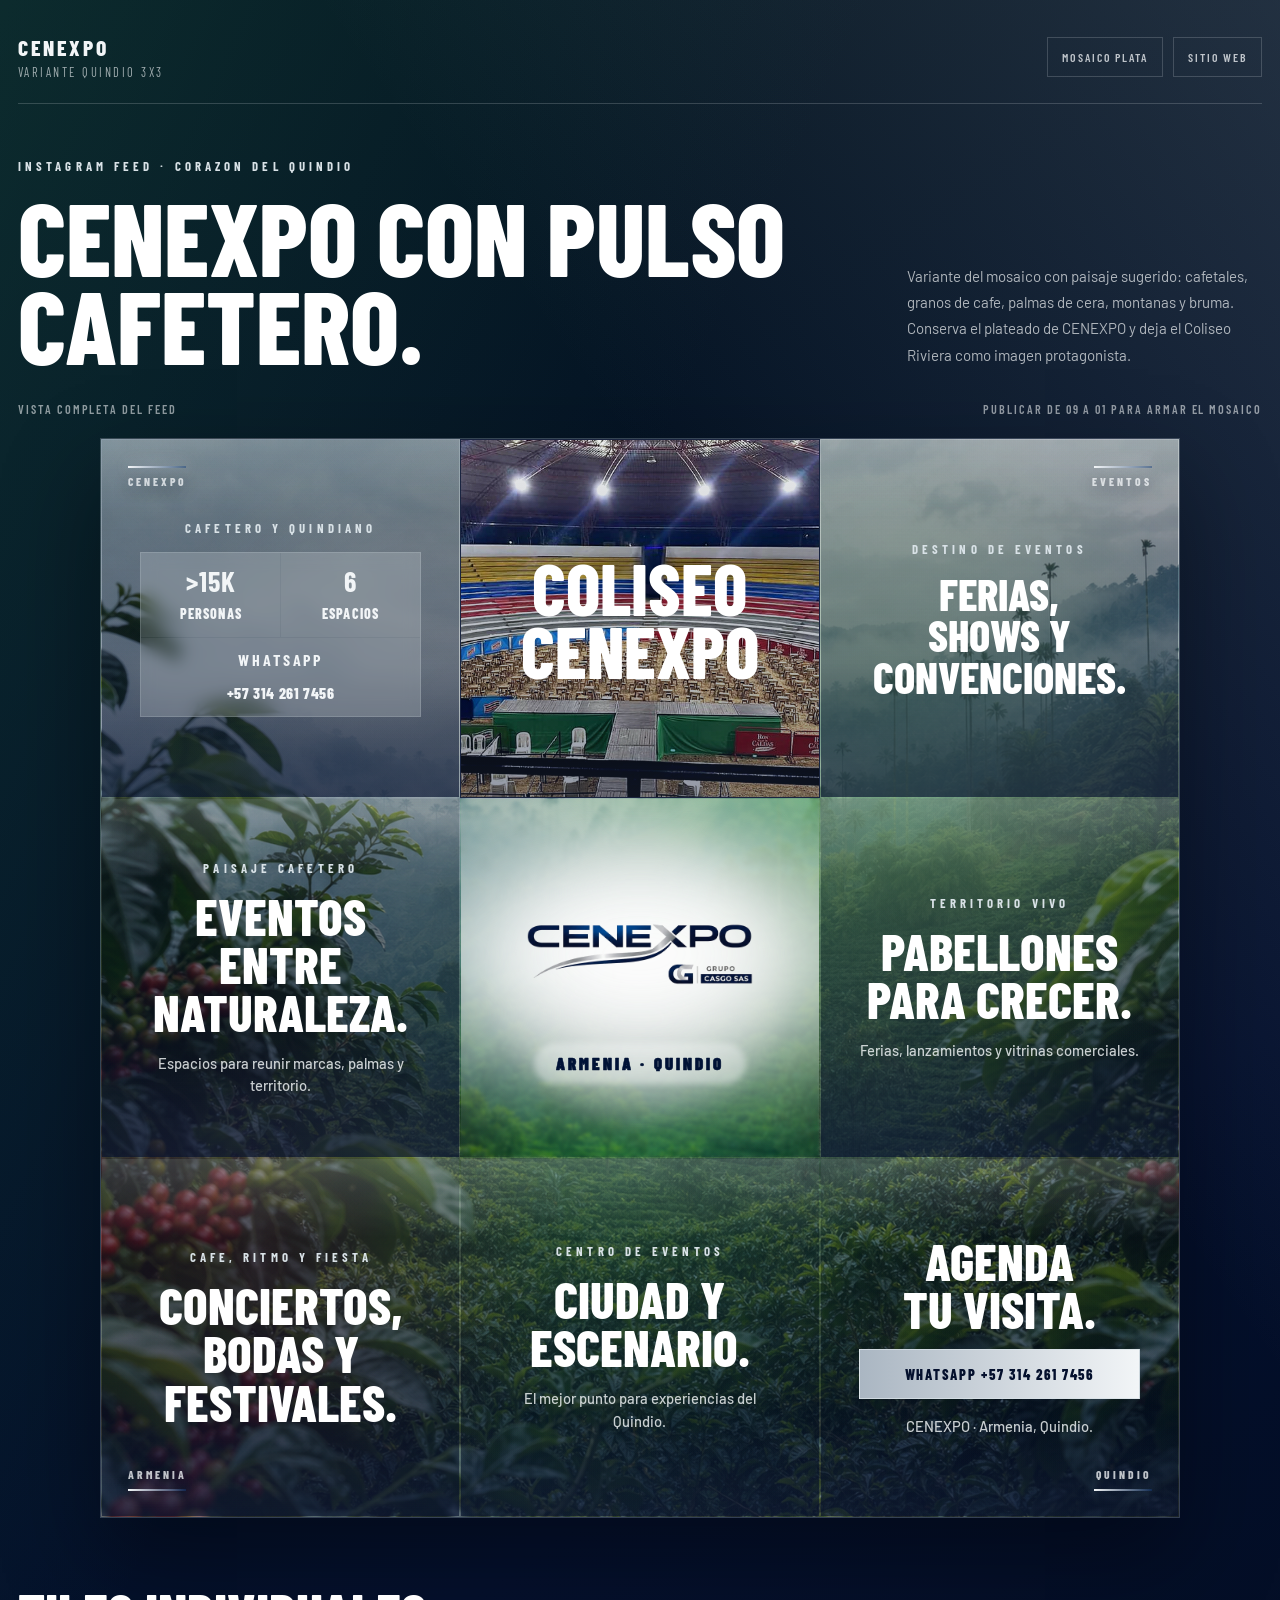
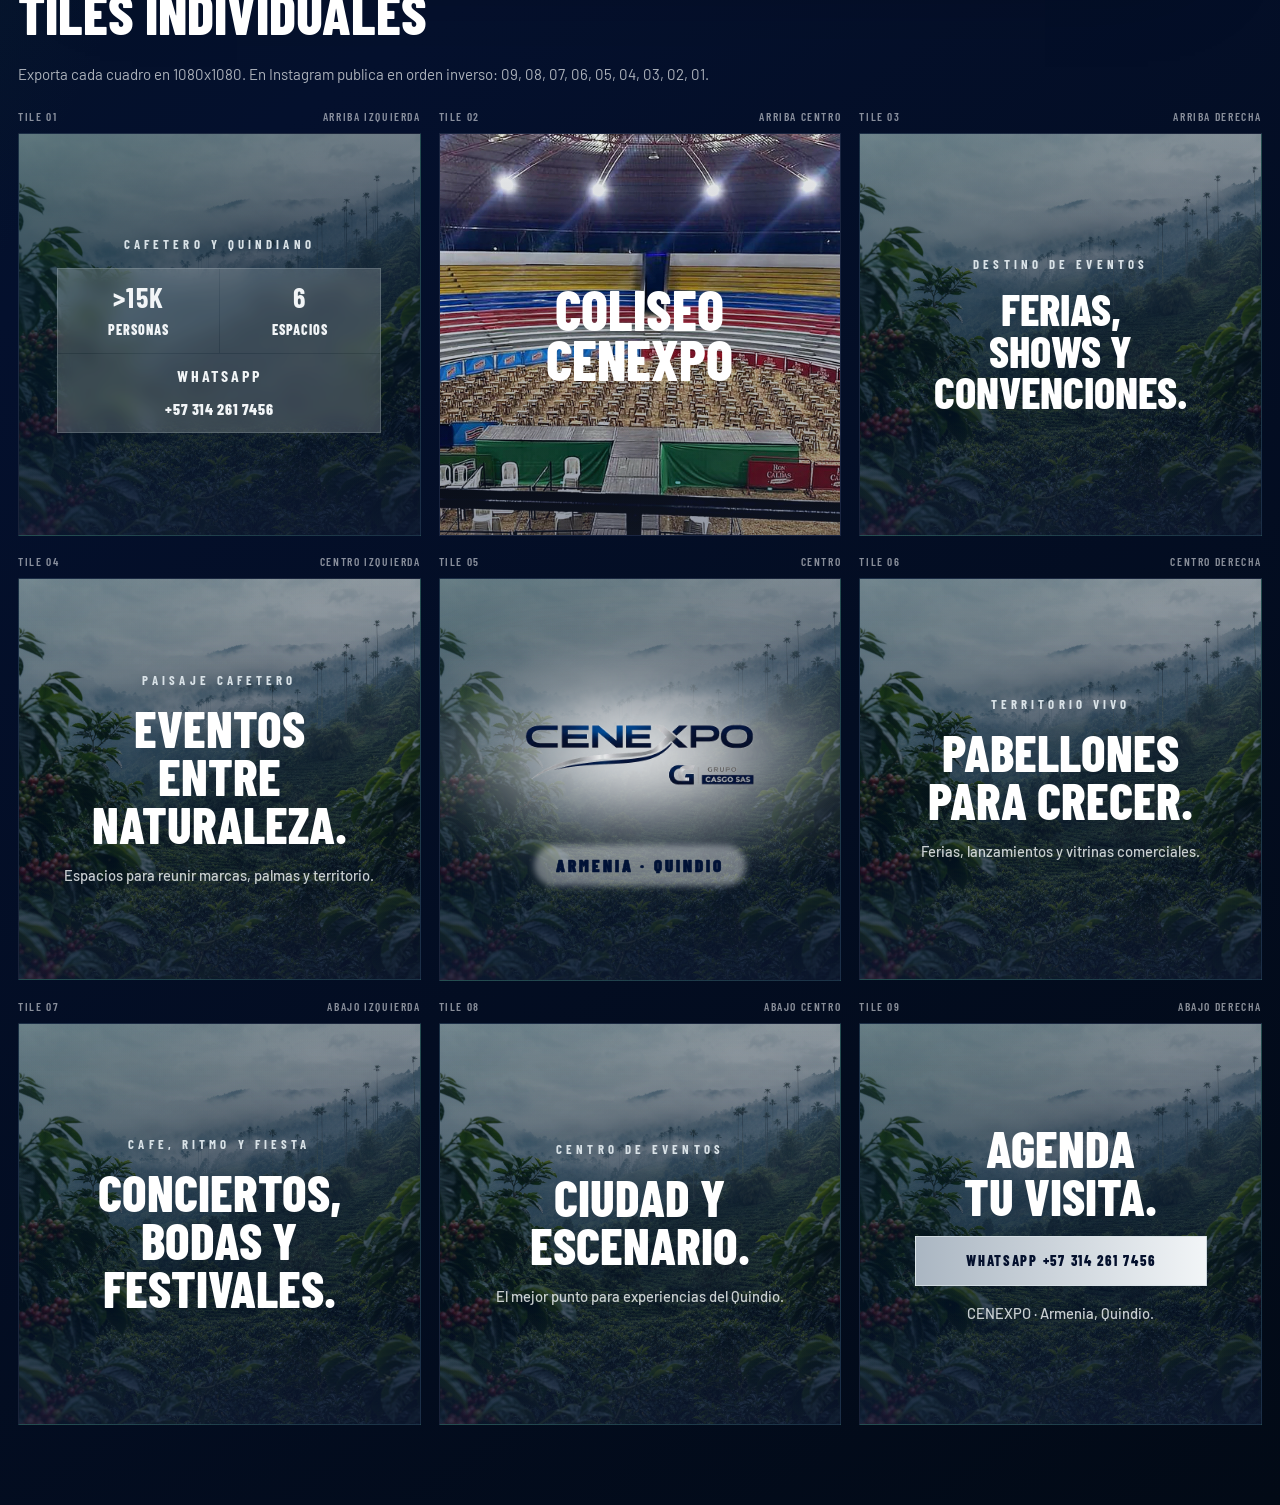
<file: mosaico_cenexpo_quindio_3x3.html>
<!DOCTYPE html>
<html lang="es">
<head>
  <meta charset="UTF-8" />
  <meta name="viewport" content="width=device-width, initial-scale=1.0" />
  <title>CENEXPO Quindio - Mosaico IG 3x3</title>
  <link rel="preconnect" href="https://fonts.googleapis.com" />
  <link rel="preconnect" href="https://fonts.gstatic.com" crossorigin />
  <link href="https://fonts.googleapis.com/css2?family=Barlow:wght@400;500;600;700;800&family=Barlow+Condensed:wght@400;500;600;700;800;900&display=swap" rel="stylesheet" />
  <style>
    :root {
      --night: #04151c;
      --navy: #071f42;
      --navy-deep: #04102d;
      --leaf: #123c39;
      --leaf-hi: #21645a;
      --berry: #7e2935;
      --berry-hi: #ae4956;
      --mist: #d9e2e7;
      --silver: #aab6c2;
      --silver-bright: #f2f5f7;
      --line: rgba(217, 226, 231, 0.2);
      --white: #fff;
      --heading: "Barlow Condensed", "Arial Narrow", Arial, sans-serif;
      --body: "Barlow", Arial, sans-serif;
    }

    * { box-sizing: border-box; }

    body {
      margin: 0;
      background:
        linear-gradient(115deg, rgba(33, 100, 90, 0.28), transparent 32%),
        linear-gradient(235deg, rgba(170, 182, 194, 0.18), transparent 28%),
        linear-gradient(145deg, var(--night), var(--navy-deep) 48%, #020a16);
      color: var(--white);
      font-family: var(--body);
      -webkit-font-smoothing: antialiased;
    }

    a { color: inherit; text-decoration: none; }
    h1, h2, p { margin: 0; }

    .page {
      width: min(1480px, calc(100% - 36px));
      margin: 0 auto;
      padding: 34px 0 80px;
    }

    .topbar {
      display: flex;
      align-items: center;
      justify-content: space-between;
      gap: 22px;
      padding-bottom: 24px;
      border-bottom: 1px solid var(--line);
    }

    .brand {
      display: grid;
      gap: 5px;
      color: rgba(242, 245, 247, 0.64);
      font-family: var(--heading);
      font-size: 0.78rem;
      letter-spacing: 0.2em;
      text-transform: uppercase;
    }

    .brand strong {
      color: var(--silver-bright);
      font-size: 1.35rem;
      font-weight: 800;
      letter-spacing: 0.12em;
    }

    .nav {
      display: flex;
      flex-wrap: wrap;
      gap: 10px;
      justify-content: flex-end;
    }

    .nav a {
      min-height: 40px;
      display: grid;
      place-items: center;
      padding: 0 14px;
      border: 1px solid var(--line);
      color: rgba(242, 245, 247, 0.76);
      font-family: var(--heading);
      font-size: 0.74rem;
      font-weight: 600;
      letter-spacing: 0.16em;
      text-transform: uppercase;
    }

    .hero {
      display: grid;
      grid-template-columns: minmax(0, 1fr) minmax(280px, 0.42fr);
      gap: 44px;
      align-items: end;
      padding: 54px 0 34px;
    }

    .eyebrow,
    .kicker {
      color: var(--mist);
      font-family: var(--heading);
      font-size: 0.8rem;
      font-weight: 700;
      letter-spacing: 0.32em;
      text-transform: uppercase;
    }

    .eyebrow { margin-bottom: 18px; }

    h1 {
      max-width: 880px;
      font-family: var(--heading);
      font-size: clamp(3.5rem, 8vw, 8.2rem);
      font-weight: 800;
      line-height: 0.86;
      text-transform: uppercase;
    }

    .hero-copy {
      color: rgba(242, 245, 247, 0.7);
      font-size: 0.94rem;
      line-height: 1.75;
    }

    .mosaic-shell,
    .export-grid {
      display: grid;
      gap: 22px;
    }

    .mosaic-meta {
      display: flex;
      align-items: end;
      justify-content: space-between;
      gap: 18px;
      color: rgba(242, 245, 247, 0.58);
      font-family: var(--heading);
      font-size: 0.76rem;
      font-weight: 600;
      letter-spacing: 0.16em;
      text-transform: uppercase;
    }

    .mosaic {
      width: min(100%, 1080px);
      margin: 0 auto;
      display: grid;
      grid-template-columns: repeat(3, 1fr);
      border: 1px solid rgba(217, 226, 231, 0.22);
      background:
        radial-gradient(circle at 15% 77%, rgba(187, 62, 74, 0.22), transparent 25%),
        radial-gradient(circle at 74% 34%, rgba(142, 222, 123, 0.46), transparent 36%),
        radial-gradient(circle at 48% 68%, rgba(67, 166, 92, 0.34), transparent 42%),
        radial-gradient(circle at 34% 28%, rgba(226, 236, 206, 0.16), transparent 32%),
        linear-gradient(180deg, rgba(4, 21, 28, 0.06), rgba(4, 16, 45, 0.27)),
        url("assets-quindio/cafetal-quindio-realista.png") center / cover no-repeat;
      box-shadow: 0 40px 90px rgba(0, 0, 0, 0.38);
    }

    .tile {
      position: relative;
      isolation: isolate;
      aspect-ratio: 1;
      overflow: hidden;
      display: grid;
      place-items: center;
      padding: clamp(22px, 3vw, 42px);
      border: 1px solid rgba(242, 245, 247, 0.09);
      background: var(--navy-deep);
      text-align: center;
    }

    .tile::before {
      content: "";
      position: absolute;
      inset: 0;
      z-index: -4;
      background-image: var(--img);
      background-position: var(--pos, center);
      background-size: cover;
      filter: saturate(1.1) contrast(1.05);
      transform: scale(1.03);
    }

    .tile::after {
      content: "";
      position: absolute;
      inset: 0;
      z-index: -2;
      background:
        linear-gradient(180deg, rgba(4, 21, 28, var(--top, 0.2)), rgba(4, 16, 45, var(--bottom, 0.52))),
        linear-gradient(0deg, rgba(217, 226, 231, 0.1), transparent 28%);
    }

    .scenic-tile,
    .brand-tile,
    .copy-tile,
    .stats-tile,
    .cta-tile {
      background:
        linear-gradient(135deg, rgba(33, 100, 90, 0.28), transparent 44%),
        linear-gradient(145deg, #092e34, #061b35 54%, #030d25);
    }

    .scenic-tile::before,
    .brand-tile::before,
    .copy-tile::before,
    .stats-tile::before,
    .cta-tile::before {
      opacity: var(--nature-opacity, 0.58);
      background-image: url("assets-quindio/cafetal-quindio-realista.png");
      background-position: var(--nature-pos, center);
      filter: saturate(0.96) contrast(1.06);
    }

    .mosaic > .scenic-tile,
    .mosaic > .brand-tile,
    .mosaic > .copy-tile,
    .mosaic > .stats-tile,
    .mosaic > .cta-tile {
      background:
        linear-gradient(145deg, rgba(31, 118, 67, 0.035), rgba(4, 16, 45, 0.11));
    }

    .mosaic > .scenic-tile::before,
    .mosaic > .brand-tile::before,
    .mosaic > .copy-tile::before,
    .mosaic > .stats-tile::before,
    .mosaic > .cta-tile::before {
      opacity: 0;
      background-image: none;
    }

    .mosaic > .brand-tile {
      border-color: transparent;
      background:
        radial-gradient(circle at 50% 48%, rgba(255, 255, 255, 0.62), rgba(247, 250, 252, 0.25) 35%, transparent 62%),
        linear-gradient(180deg, rgba(142, 222, 123, 0.18), rgba(4, 16, 45, 0.02));
      backdrop-filter: blur(1.5px) saturate(1.58) contrast(1.1);
    }

    .mosaic > .brand-tile::after {
      background:
        radial-gradient(ellipse at center,
          rgba(255, 255, 255, 0.6) 0%,
          rgba(255, 255, 255, 0.36) 30%,
          rgba(69, 150, 92, 0.04) 62%,
          rgba(4, 16, 45, 0.08) 100%);
    }

    .corner-mark {
      position: absolute;
      z-index: 2;
      display: grid;
      gap: 8px;
      color: rgba(242, 245, 247, 0.78);
      font-family: var(--heading);
      font-size: clamp(0.58rem, 0.9vw, 0.74rem);
      font-weight: 800;
      letter-spacing: 0.26em;
      line-height: 1;
      text-transform: uppercase;
      pointer-events: none;
      text-shadow: 0 4px 16px rgba(4, 16, 45, 0.48);
    }

    .corner-mark::before {
      content: "";
      width: clamp(38px, 4.6vw, 58px);
      height: 2px;
      background: linear-gradient(90deg, var(--silver-bright), rgba(21, 62, 124, 0.45));
      box-shadow: 0 0 16px rgba(217, 226, 231, 0.34);
    }

    .corner-mark.top-left {
      top: clamp(18px, 2vw, 28px);
      left: clamp(18px, 2vw, 28px);
      text-align: left;
    }

    .corner-mark.top-right {
      top: clamp(18px, 2vw, 28px);
      right: clamp(18px, 2vw, 28px);
      justify-items: end;
      text-align: right;
    }

    .corner-mark.bottom-left {
      bottom: clamp(18px, 2vw, 28px);
      left: clamp(18px, 2vw, 28px);
      text-align: left;
    }

    .corner-mark.bottom-right {
      right: clamp(18px, 2vw, 28px);
      bottom: clamp(18px, 2vw, 28px);
      justify-items: end;
      text-align: right;
    }

    .corner-mark.bottom-left::before,
    .corner-mark.bottom-right::before {
      order: 2;
    }

    .mosaic > .brand-tile .fog {
      background: transparent;
    }

    .brand-tile .kicker {
      color: #001236;
      font-size: clamp(1rem, 1.32vw, 1.22rem);
      font-weight: 900;
      letter-spacing: 0.18em;
      opacity: 1;
      position: relative;
      z-index: 8;
      isolation: isolate;
      padding: 6px 12px 7px;
      text-shadow: none;
      -webkit-text-stroke: 0.55px #001236;
    }

    .brand-tile .kicker::before {
      content: "";
      position: absolute;
      inset: -4px -10px;
      z-index: -1;
      border-radius: 999px;
      background: rgba(255, 255, 255, 0.38);
      filter: blur(3px);
      pointer-events: none;
    }

    .scenic-tile .terrain,
    .brand-tile .terrain,
    .copy-tile .terrain,
    .stats-tile .terrain,
    .cta-tile .terrain {
      position: absolute;
      inset: 0;
      z-index: -3;
      overflow: hidden;
    }

    .scenic-tile .terrain,
    .brand-tile .terrain,
    .copy-tile .terrain,
    .stats-tile .terrain,
    .cta-tile .terrain,
    .cafetal,
    .coffee-branch,
    .wax-palms {
      display: none;
    }

    .terrain::before,
    .terrain::after {
      content: "";
      position: absolute;
      left: -14%;
      right: -14%;
      bottom: -1px;
      height: 58%;
      background: linear-gradient(135deg, rgba(31, 92, 72, 0.82), rgba(7, 31, 66, 0.96));
      clip-path: polygon(0 58%, 18% 28%, 33% 56%, 48% 17%, 65% 49%, 78% 22%, 100% 62%, 100% 100%, 0 100%);
    }

    .terrain::after {
      height: 44%;
      background:
        repeating-linear-gradient(128deg, rgba(217, 226, 231, 0.17) 0 2px, transparent 2px 18px),
        linear-gradient(135deg, rgba(15, 66, 52, 0.9), rgba(4, 16, 45, 0.98));
      clip-path: polygon(0 48%, 14% 33%, 29% 58%, 47% 24%, 64% 62%, 85% 28%, 100% 52%, 100% 100%, 0 100%);
    }

    .fog {
      position: absolute;
      inset: 0;
      z-index: -1;
      background:
        linear-gradient(180deg, rgba(217, 226, 231, 0.2), transparent 22%),
        linear-gradient(0deg, rgba(4, 16, 45, 0.28), transparent 38%);
      pointer-events: none;
    }

    .cafetal {
      position: absolute;
      inset: 0;
      z-index: -1;
      opacity: 0.68;
      pointer-events: none;
      background:
        radial-gradient(ellipse 8px 14px at 14% 78%, rgba(242, 245, 247, 0.34) 0 45%, transparent 52%),
        radial-gradient(ellipse 8px 14px at 32% 88%, rgba(242, 245, 247, 0.26) 0 45%, transparent 52%),
        radial-gradient(ellipse 8px 14px at 68% 82%, rgba(242, 245, 247, 0.28) 0 45%, transparent 52%),
        radial-gradient(ellipse 8px 14px at 88% 91%, rgba(242, 245, 247, 0.32) 0 45%, transparent 52%);
    }

    .cafetal::before {
      content: "";
      position: absolute;
      inset: auto -8% 2% -8%;
      height: 31%;
      background:
        repeating-linear-gradient(128deg, transparent 0 28px, rgba(217, 226, 231, 0.16) 28px 30px, transparent 30px 54px),
        linear-gradient(180deg, transparent, rgba(4, 16, 45, 0.18));
      clip-path: polygon(0 44%, 18% 16%, 34% 50%, 48% 20%, 64% 53%, 82% 17%, 100% 44%, 100% 100%, 0 100%);
    }

    .coffee-branch {
      position: absolute;
      top: clamp(14px, 2vw, 28px);
      right: clamp(-10px, -0.6vw, -4px);
      z-index: 0;
      width: clamp(92px, 10vw, 154px);
      height: clamp(104px, 12vw, 178px);
      opacity: 0.88;
      pointer-events: none;
      transform: rotate(10deg);
    }

    .coffee-branch::before {
      content: "";
      position: absolute;
      inset: 2% auto 0 56%;
      width: 3px;
      border-radius: 999px;
      background: linear-gradient(180deg, rgba(217, 226, 231, 0.12), rgba(217, 226, 231, 0.76), rgba(4, 21, 28, 0));
      transform: rotate(25deg);
      transform-origin: bottom;
    }

    .leaf,
    .cherry {
      position: absolute;
      display: block;
    }

    .leaf {
      width: clamp(25px, 3vw, 42px);
      height: clamp(13px, 1.55vw, 22px);
      border: 1px solid rgba(217, 226, 231, 0.28);
      border-radius: 100% 0 100% 0;
      background: linear-gradient(135deg, rgba(58, 132, 101, 0.86), rgba(18, 60, 57, 0.24));
    }

    .leaf.a { top: 14%; left: 22%; transform: rotate(-18deg); }
    .leaf.b { top: 38%; left: 42%; transform: scaleX(-1) rotate(-26deg); }
    .leaf.c { top: 61%; left: 12%; transform: rotate(18deg); }

    .cherry {
      width: clamp(12px, 1.28vw, 20px);
      height: clamp(12px, 1.28vw, 20px);
      border: 1px solid rgba(242, 245, 247, 0.34);
      border-radius: 50%;
      background: radial-gradient(circle at 32% 28%, var(--berry-hi), var(--berry) 68%, #351019);
      box-shadow: 0 8px 18px rgba(0, 0, 0, 0.22);
    }

    .cherry.a { top: 27%; left: 55%; }
    .cherry.b { top: 39%; left: 65%; }
    .cherry.c { top: 54%; left: 48%; }
    .cherry.d { top: 68%; left: 58%; }

    .wax-palms {
      position: absolute;
      inset: auto 8% 18% auto;
      z-index: 0;
      width: clamp(64px, 8vw, 118px);
      height: clamp(116px, 14vw, 208px);
      opacity: 0.72;
      pointer-events: none;
    }

    .palm {
      position: absolute;
      bottom: 0;
      width: 3px;
      height: var(--height);
      border-radius: 999px;
      background: linear-gradient(180deg, rgba(242, 245, 247, 0.72), rgba(170, 182, 194, 0.18));
      transform: rotate(var(--lean));
      transform-origin: bottom;
    }

    .palm::before {
      content: "";
      position: absolute;
      top: -16px;
      left: -22px;
      width: 46px;
      height: 34px;
      background: rgba(217, 226, 231, 0.58);
      clip-path: polygon(50% 47%, 2% 18%, 36% 42%, 18% 0, 48% 34%, 50% 0, 56% 34%, 86% 0, 66% 42%, 100% 18%);
    }

    .palm.a { left: 18%; --height: 82%; --lean: -5deg; }
    .palm.b { left: 54%; --height: 100%; --lean: 3deg; }
    .palm.c { left: 83%; --height: 66%; --lean: 8deg; }

    .tile-inner {
      width: min(100%, 356px);
      display: grid;
      place-items: center;
      align-content: center;
      gap: 16px;
      position: relative;
      z-index: 1;
    }

    .title {
      width: 100%;
      font-family: var(--heading);
      font-size: clamp(2.75rem, 5.6vw, 6rem);
      font-weight: 800;
      line-height: 0.87;
      text-wrap: balance;
      text-transform: uppercase;
    }

    .title.small {
      font-size: clamp(2rem, 4vw, 4.08rem);
      line-height: 0.94;
    }

    .title.compact {
      font-size: clamp(1.9rem, 3.45vw, 3.5rem);
    }

    .copy {
      max-width: 330px;
      color: rgba(242, 245, 247, 0.82);
      font-size: clamp(0.86rem, 1.15vw, 1.05rem);
      font-weight: 500;
      line-height: 1.52;
    }

    .logo-card {
      width: min(100%, 300px);
      padding: 18px;
      border: 1px solid rgba(217, 226, 231, 0.44);
      background: var(--white);
      box-shadow: 0 18px 50px rgba(0, 0, 0, 0.34);
    }

    .logo-card.transparent {
      width: min(100%, 372px);
      padding: clamp(28px, 3.35vw, 48px);
      border: 0;
      position: relative;
      background: transparent;
      filter: drop-shadow(0 10px 20px rgba(0, 0, 0, 0.32));
      box-shadow: none;
    }

    .logo-card.transparent::before {
      content: "";
      position: absolute;
      inset: -28%;
      z-index: -1;
      background:
        radial-gradient(ellipse at center,
          rgba(255, 255, 255, 0.94) 0%,
          rgba(255, 255, 255, 0.72) 20%,
          rgba(247, 250, 252, 0.34) 40%,
          rgba(217, 226, 231, 0.08) 60%,
          transparent 80%);
      filter: blur(24px);
      transform: scale(1.04);
      pointer-events: none;
    }

    .mosaic > .brand-tile .logo-card.transparent {
      width: min(100%, 450px);
      padding-inline: clamp(14px, 1.8vw, 26px);
      filter: drop-shadow(0 10px 22px rgba(0, 0, 0, 0.34));
    }

    .mosaic > .brand-tile .logo-card.transparent::before {
      inset: -48%;
      background:
        radial-gradient(ellipse at center,
          rgba(255, 255, 255, 1) 0%,
          rgba(255, 255, 255, 0.96) 24%,
          rgba(247, 250, 252, 0.66) 45%,
          rgba(217, 226, 231, 0.18) 66%,
          transparent 84%);
      filter: blur(32px);
      transform: scale(1.16);
    }

    .logo-card img {
      width: 100%;
      display: block;
    }

    .stats {
      width: min(100%, 340px);
      display: grid;
      grid-template-columns: repeat(2, 1fr);
      gap: 1px;
      overflow: hidden;
      border: 1px solid rgba(217, 226, 231, 0.24);
      background: rgba(242, 245, 247, 0.14);
      backdrop-filter: blur(8px);
    }

    .stat {
      min-height: 84px;
      display: grid;
      place-items: center;
      padding: 10px;
      background: rgba(242, 245, 247, 0.06);
      color: var(--silver-bright);
      font-family: var(--heading);
      font-size: clamp(0.82rem, 1.1vw, 1rem);
      font-weight: 800;
      letter-spacing: 0.08em;
      line-height: 1.1;
      text-transform: uppercase;
    }

    .stat strong {
      display: block;
      font-size: clamp(1.4rem, 2.2vw, 2.25rem);
      line-height: 0.9;
    }

    .phone-stat {
      grid-column: 1 / -1;
      min-height: 78px;
      gap: 6px;
      letter-spacing: 0.12em;
    }

    .phone-stat strong {
      font-size: clamp(0.9rem, 1.25vw, 1.2rem);
      letter-spacing: 0.18em;
    }

    .phone-stat span {
      white-space: nowrap;
      font-size: clamp(0.92rem, 1.22vw, 1.2rem);
      letter-spacing: 0.04em;
    }

    .button {
      min-width: min(100%, 292px);
      min-height: 50px;
      display: grid;
      place-items: center;
      padding: 0 22px;
      border: 1px solid rgba(217, 226, 231, 0.78);
      background: linear-gradient(90deg, var(--silver), var(--silver-bright));
      color: var(--navy-deep);
      font-family: var(--heading);
      font-size: 0.9rem;
      font-weight: 800;
      letter-spacing: 0.12em;
      text-transform: uppercase;
    }

    .export-grid {
      margin-top: 70px;
    }

    .export-grid h2 {
      font-family: var(--heading);
      font-size: clamp(2.6rem, 4.4vw, 5rem);
      font-weight: 800;
      line-height: 0.9;
      text-transform: uppercase;
    }

    .tiles-list {
      display: grid;
      grid-template-columns: repeat(3, minmax(0, 1fr));
      gap: 18px;
    }

    .tile-card {
      display: grid;
      gap: 10px;
    }

    .tile-label {
      display: flex;
      justify-content: space-between;
      gap: 12px;
      color: rgba(242, 245, 247, 0.56);
      font-family: var(--heading);
      font-size: 0.72rem;
      font-weight: 600;
      letter-spacing: 0.14em;
      text-transform: uppercase;
    }

    @media (max-width: 900px) {
      .hero { grid-template-columns: 1fr; }
      .tiles-list { grid-template-columns: 1fr; }
      .mosaic-meta { align-items: start; flex-direction: column; }
    }

    @media (max-width: 600px) {
      .page {
        width: min(calc(100% - 78px), 352px);
        padding-top: 28px;
      }

      .topbar {
        align-items: flex-start;
        flex-direction: column;
      }

      .nav { justify-content: flex-start; }

      .hero {
        gap: 22px;
        padding: 44px 0 28px;
      }

      h1 { font-size: 3rem; }
      .hero-copy { font-size: 0.9rem; }
      .mosaic .tile { padding: 8px; }
      .mosaic .tile-inner { gap: 7px; }
      .mosaic .kicker { font-size: 0.42rem; letter-spacing: 0.2em; }
      .mosaic .title { font-size: 1.38rem; }
      .mosaic .title.small { font-size: 0.98rem; }
      .mosaic .copy { font-size: 0.5rem; line-height: 1.32; }
      .mosaic .logo-card { width: min(100%, 100px); padding: 7px; }
      .mosaic .logo-card.transparent { width: min(100%, 122px); padding: 13px; }
      .mosaic .stat { min-height: 38px; padding: 4px 2px; font-size: 0.4rem; }
      .mosaic .stat strong { font-size: 0.8rem; }
      .mosaic .phone-stat { min-height: 34px; gap: 2px; }
      .mosaic .phone-stat strong { font-size: 0.4rem; }
      .mosaic .phone-stat span { font-size: 0.52rem; }
      .mosaic .button { min-width: 100%; min-height: 28px; font-size: 0.48rem; }
    }

    @media print {
      body { background: #fff; }
      .topbar,
      .hero,
      .mosaic-meta,
      .export-grid {
        display: none;
      }
      .page { width: 100%; padding: 0; }
      .mosaic {
        width: 100vw;
        height: 100vw;
        border: 0;
        box-shadow: none;
      }
    }
  </style>
</head>
<body>
  <main class="page">
    <header class="topbar">
      <a class="brand" href="mosaico_cenexpo_3x3.html">
        <strong>CENEXPO</strong>
        Variante Quindio 3x3
      </a>
      <nav class="nav" aria-label="Navegacion">
        <a href="mosaico_cenexpo_3x3.html">Mosaico plata</a>
        <a href="index.html">Sitio web</a>
      </nav>
    </header>

    <section class="hero">
      <div>
        <p class="eyebrow">Instagram feed · Corazon del Quindio</p>
        <h1>CENEXPO con pulso cafetero.</h1>
      </div>
      <p class="hero-copy">Variante del mosaico con paisaje sugerido: cafetales, granos de cafe, palmas de cera, montanas y bruma. Conserva el plateado de CENEXPO y deja el Coliseo Riviera como imagen protagonista.</p>
    </section>

    <section class="mosaic-shell" aria-label="Mosaico Quindio completo 3x3">
      <div class="mosaic-meta">
        <span>Vista completa del feed</span>
        <span>Publicar de 09 a 01 para armar el mosaico</span>
      </div>

      <div class="mosaic">
        <article class="tile stats-tile" style="--nature-pos:left center; --nature-opacity:0.48;">
          <div class="terrain"></div><div class="cafetal"></div><div class="fog"></div>
          <span class="corner-mark top-left">CENEXPO</span>
          <div class="tile-inner">
            <p class="kicker">Cafetero y Quindiano</p>
            <div class="stats">
              <div class="stat"><strong>&gt;15K</strong> personas</div>
              <div class="stat"><strong>6</strong> espacios</div>
              <div class="stat phone-stat"><strong>WhatsApp</strong><span>+57 314 261 7456</span></div>
            </div>
          </div>
        </article>

        <article class="tile" style="--img:url('images/espacios/coliseo.webp'); --pos:center; --top:0.08; --bottom:0.42;">
          <div class="tile-inner">
            <h2 class="title">Coliseo<br>CENEXPO</h2>
          </div>
        </article>

        <article class="tile copy-tile" style="--nature-pos:right center; --nature-opacity:0.64;">
          <div class="terrain"></div><div class="cafetal"></div><div class="fog"></div>
          <span class="corner-mark top-right">Eventos</span>
          <div class="coffee-branch" aria-hidden="true"><i class="leaf a"></i><i class="leaf b"></i><i class="leaf c"></i><span class="cherry a"></span><span class="cherry b"></span><span class="cherry c"></span><span class="cherry d"></span></div>
          <div class="tile-inner">
            <p class="kicker">Destino de eventos</p>
            <h2 class="title small compact">Ferias,<br>shows y<br>convenciones.</h2>
          </div>
        </article>

        <article class="tile scenic-tile" style="--nature-pos:16% center; --nature-opacity:0.72;">
          <div class="terrain"></div><div class="cafetal"></div><div class="fog"></div>
          <div class="wax-palms" aria-hidden="true"><i class="palm a"></i><i class="palm b"></i><i class="palm c"></i></div>
          <div class="tile-inner">
            <p class="kicker">Paisaje cafetero</p>
            <h2 class="title small">Eventos<br>entre<br>naturaleza.</h2>
            <p class="copy">Espacios para reunir marcas, palmas y territorio.</p>
          </div>
        </article>

        <article class="tile brand-tile" style="--nature-pos:center 58%; --nature-opacity:0.58;">
          <div class="terrain"></div><div class="cafetal"></div><div class="fog"></div>
          <div class="tile-inner">
            <div class="logo-card transparent">
              <img src="assets-mundial/logo-cenexpo-transparente.png" alt="CENEXPO Grupo Casgo SAS" />
            </div>
            <p class="kicker">Armenia · Quindio</p>
          </div>
        </article>

        <article class="tile scenic-tile" style="--nature-pos:right center; --nature-opacity:0.7;">
          <div class="terrain"></div><div class="cafetal"></div><div class="fog"></div>
          <div class="coffee-branch" aria-hidden="true"><i class="leaf a"></i><i class="leaf b"></i><i class="leaf c"></i><span class="cherry a"></span><span class="cherry b"></span><span class="cherry c"></span><span class="cherry d"></span></div>
          <div class="tile-inner">
            <p class="kicker">Territorio vivo</p>
            <h2 class="title small">Pabellones<br>para crecer.</h2>
            <p class="copy">Ferias, lanzamientos y vitrinas comerciales.</p>
          </div>
        </article>

        <article class="tile copy-tile" style="--nature-pos:left bottom; --nature-opacity:0.62;">
          <div class="terrain"></div><div class="cafetal"></div><div class="fog"></div>
          <span class="corner-mark bottom-left">Armenia</span>
          <div class="tile-inner">
            <p class="kicker">Cafe, ritmo y fiesta</p>
            <h2 class="title small">Conciertos,<br>bodas y<br>festivales.</h2>
          </div>
        </article>

        <article class="tile scenic-tile" style="--nature-pos:68% center; --nature-opacity:0.7;">
          <div class="terrain"></div><div class="cafetal"></div><div class="fog"></div>
          <div class="wax-palms" aria-hidden="true"><i class="palm a"></i><i class="palm b"></i><i class="palm c"></i></div>
          <div class="tile-inner">
            <p class="kicker">Centro de eventos</p>
            <h2 class="title small">Ciudad y<br>escenario.</h2>
            <p class="copy">El mejor punto para experiencias del Quindio.</p>
          </div>
        </article>

        <article class="tile cta-tile" style="--nature-pos:center bottom; --nature-opacity:0.58;">
          <div class="terrain"></div><div class="cafetal"></div><div class="fog"></div>
          <span class="corner-mark bottom-right">Quindio</span>
          <div class="tile-inner">
            <h2 class="title small">Agenda<br>tu visita.</h2>
            <div class="button">WhatsApp +57 314 261 7456</div>
            <p class="copy">CENEXPO · Armenia, Quindio.</p>
          </div>
        </article>
      </div>
    </section>

    <section class="export-grid" aria-label="Tiles Quindio individuales">
      <h2>Tiles individuales</h2>
      <p class="hero-copy">Exporta cada cuadro en 1080x1080. En Instagram publica en orden inverso: 09, 08, 07, 06, 05, 04, 03, 02, 01.</p>
      <div class="tiles-list">
        <article class="tile-card">
          <div class="tile-label"><span>Tile 01</span><span>Arriba izquierda</span></div>
          <div class="tile stats-tile" style="--nature-pos:left center; --nature-opacity:0.48;"><div class="terrain"></div><div class="cafetal"></div><div class="fog"></div><div class="tile-inner"><p class="kicker">Cafetero y Quindiano</p><div class="stats"><div class="stat"><strong>&gt;15K</strong> personas</div><div class="stat"><strong>6</strong> espacios</div><div class="stat phone-stat"><strong>WhatsApp</strong><span>+57 314 261 7456</span></div></div></div></div>
        </article>
        <article class="tile-card">
          <div class="tile-label"><span>Tile 02</span><span>Arriba centro</span></div>
          <div class="tile" style="--img:url('images/espacios/coliseo.webp'); --pos:center; --top:0.08; --bottom:0.42;"><div class="tile-inner"><h2 class="title">Coliseo<br>CENEXPO</h2></div></div>
        </article>
        <article class="tile-card">
          <div class="tile-label"><span>Tile 03</span><span>Arriba derecha</span></div>
          <div class="tile copy-tile" style="--nature-pos:right center; --nature-opacity:0.64;"><div class="terrain"></div><div class="cafetal"></div><div class="fog"></div><div class="coffee-branch" aria-hidden="true"><i class="leaf a"></i><i class="leaf b"></i><i class="leaf c"></i><span class="cherry a"></span><span class="cherry b"></span><span class="cherry c"></span><span class="cherry d"></span></div><div class="tile-inner"><p class="kicker">Destino de eventos</p><h2 class="title small compact">Ferias,<br>shows y<br>convenciones.</h2></div></div>
        </article>
        <article class="tile-card">
          <div class="tile-label"><span>Tile 04</span><span>Centro izquierda</span></div>
          <div class="tile scenic-tile" style="--nature-pos:16% center; --nature-opacity:0.72;"><div class="terrain"></div><div class="cafetal"></div><div class="fog"></div><div class="wax-palms" aria-hidden="true"><i class="palm a"></i><i class="palm b"></i><i class="palm c"></i></div><div class="tile-inner"><p class="kicker">Paisaje cafetero</p><h2 class="title small">Eventos<br>entre<br>naturaleza.</h2><p class="copy">Espacios para reunir marcas, palmas y territorio.</p></div></div>
        </article>
        <article class="tile-card">
          <div class="tile-label"><span>Tile 05</span><span>Centro</span></div>
          <div class="tile brand-tile" style="--nature-pos:center 58%; --nature-opacity:0.58;"><div class="terrain"></div><div class="cafetal"></div><div class="fog"></div><div class="tile-inner"><div class="logo-card transparent"><img src="assets-mundial/logo-cenexpo-transparente.png" alt="CENEXPO Grupo Casgo SAS" /></div><p class="kicker">Armenia · Quindio</p></div></div>
        </article>
        <article class="tile-card">
          <div class="tile-label"><span>Tile 06</span><span>Centro derecha</span></div>
          <div class="tile scenic-tile" style="--nature-pos:right center; --nature-opacity:0.7;"><div class="terrain"></div><div class="cafetal"></div><div class="fog"></div><div class="coffee-branch" aria-hidden="true"><i class="leaf a"></i><i class="leaf b"></i><i class="leaf c"></i><span class="cherry a"></span><span class="cherry b"></span><span class="cherry c"></span><span class="cherry d"></span></div><div class="tile-inner"><p class="kicker">Territorio vivo</p><h2 class="title small">Pabellones<br>para crecer.</h2><p class="copy">Ferias, lanzamientos y vitrinas comerciales.</p></div></div>
        </article>
        <article class="tile-card">
          <div class="tile-label"><span>Tile 07</span><span>Abajo izquierda</span></div>
          <div class="tile copy-tile" style="--nature-pos:left bottom; --nature-opacity:0.62;"><div class="terrain"></div><div class="cafetal"></div><div class="fog"></div><div class="tile-inner"><p class="kicker">Cafe, ritmo y fiesta</p><h2 class="title small">Conciertos,<br>bodas y<br>festivales.</h2></div></div>
        </article>
        <article class="tile-card">
          <div class="tile-label"><span>Tile 08</span><span>Abajo centro</span></div>
          <div class="tile scenic-tile" style="--nature-pos:68% center; --nature-opacity:0.7;"><div class="terrain"></div><div class="cafetal"></div><div class="fog"></div><div class="wax-palms" aria-hidden="true"><i class="palm a"></i><i class="palm b"></i><i class="palm c"></i></div><div class="tile-inner"><p class="kicker">Centro de eventos</p><h2 class="title small">Ciudad y<br>escenario.</h2><p class="copy">El mejor punto para experiencias del Quindio.</p></div></div>
        </article>
        <article class="tile-card">
          <div class="tile-label"><span>Tile 09</span><span>Abajo derecha</span></div>
          <div class="tile cta-tile" style="--nature-pos:center bottom; --nature-opacity:0.58;"><div class="terrain"></div><div class="cafetal"></div><div class="fog"></div><div class="tile-inner"><h2 class="title small">Agenda<br>tu visita.</h2><div class="button">WhatsApp +57 314 261 7456</div><p class="copy">CENEXPO · Armenia, Quindio.</p></div></div>
        </article>
      </div>
    </section>
  </main>
</body>
</html>
</file>
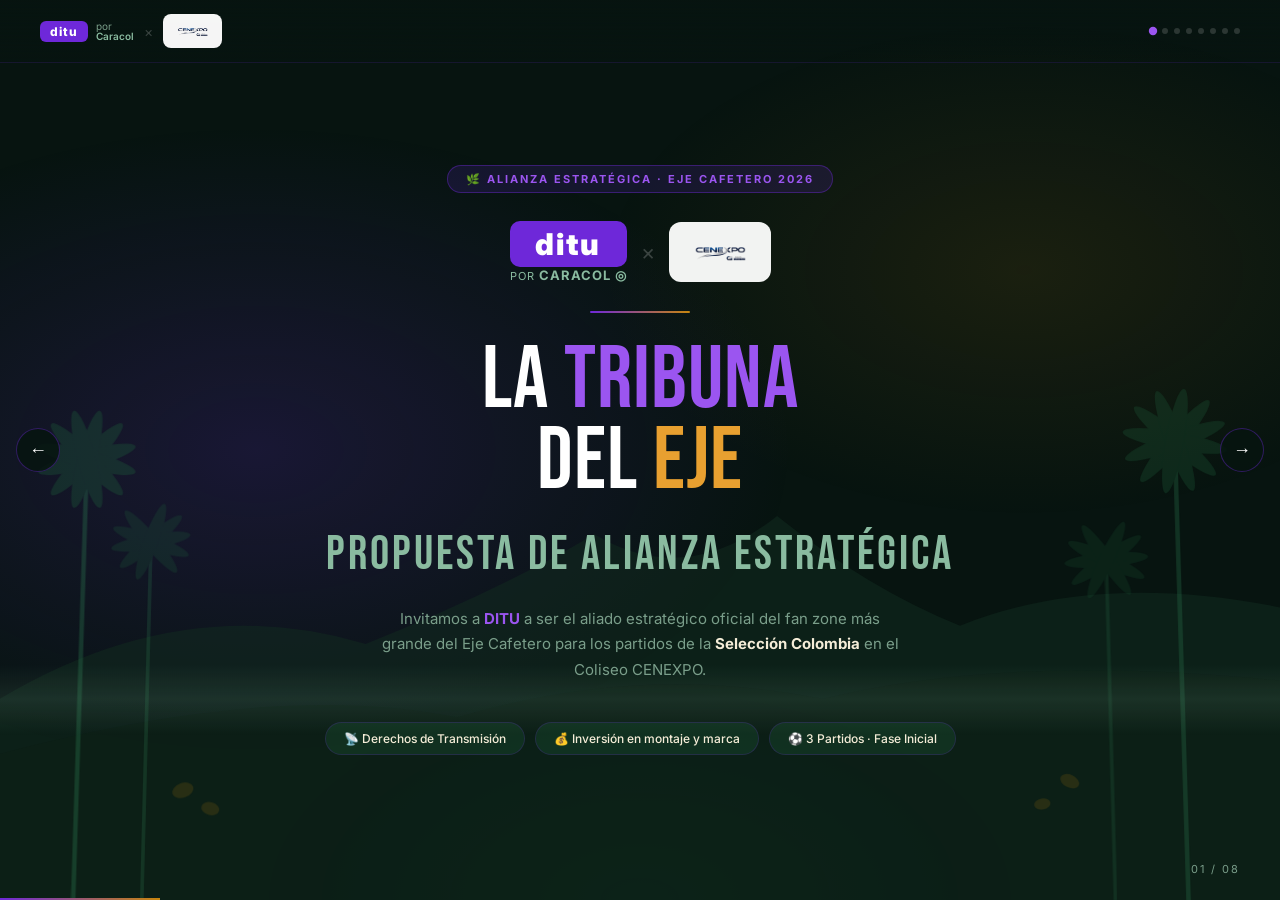
<file: propuesta-ditu.html>
<!DOCTYPE html>
<html lang="es">
<head>
<meta charset="UTF-8">
<meta name="viewport" content="width=device-width, initial-scale=1.0">
<title>Propuesta Alianza DITU × CENEXPO · La Tribuna del Eje</title>
<style>
@import url('https://fonts.googleapis.com/css2?family=Inter:wght@300;400;500;600;700;800;900&family=Bebas+Neue&display=swap');

:root {
  /* DITU brand */
  --ditu:       #6E28D9;
  --ditu-light: #9B55F0;
  --ditu-dark:  #4A1A94;
  /* Quindío nature */
  --forest:     #071410;
  --forest2:    #0D1F18;
  --palm:       #152B22;
  --green:      #1E5C3A;
  --green-mid:  #2D7A50;
  --green-light:#5BAF7A;
  --mist:       #8ABBA0;
  /* Cafetero */
  --coffee:     #C8860E;
  --coffee-lt:  #E8A030;
  --coffee-dk:  #7A4F08;
  --cream:      #F5EDD8;
  /* Neutrals */
  --white:      #FFFFFF;
  --gray:       #7A9E8A;
  --fog:        rgba(138,187,160,0.07);
}

* { margin:0; padding:0; box-sizing:border-box; }

body {
  font-family:'Inter',sans-serif;
  background: var(--forest);
  color: var(--white);
  overflow: hidden;
  height: 100vh;
}


/* ── CENEXPO LOGO ── */
.cenexpo-logo-pill {
  background: rgba(255,255,255,0.96);
  border-radius: 8px;
  padding: 4px 10px;
  display: inline-flex;
  align-items: center;
}
.cenexpo-logo-pill img { height: 26px; display: block; }
.cenexpo-logo-pill-lg {
  background: rgba(255,255,255,0.95);
  border-radius: 12px;
  padding: 8px 18px;
  display: inline-flex;
  align-items: center;
}
.cenexpo-logo-pill-lg img { height: 44px; display: block; }

/* ── BACKGROUND PALMS SVG ── */
.bg-palms {
  position: fixed; inset:0; z-index:0; pointer-events:none; overflow:hidden;
}

/* ── NAV ── */
.nav {
  position:fixed; top:0; left:0; right:0; z-index:100;
  display:flex; justify-content:space-between; align-items:center;
  padding:14px 40px;
  background:linear-gradient(to bottom, rgba(7,20,16,0.98), transparent);
  border-bottom: 1px solid rgba(110,40,217,0.15);
}
.nav-logo { display:flex; align-items:center; gap:10px; }
.nav-brand {
  display:flex; align-items:center; gap:6px;
}
.ditu-badge {
  background: var(--ditu); border-radius:6px;
  padding:3px 10px; font-size:12px; font-weight:800;
  letter-spacing:1px; color:var(--white);
}
.nav-sep { color:rgba(255,255,255,0.2); font-size:14px; }
.nav-event { font-size:11px; font-weight:600; letter-spacing:2px; text-transform:uppercase; color:var(--mist); }
.nav-dots { display:flex; gap:6px; }
.nav-dot {
  width:6px; height:6px; border-radius:50%;
  background:rgba(255,255,255,0.15); cursor:pointer; transition:all 0.3s;
}
.nav-dot.active { background:var(--ditu-light); transform:scale(1.4); }

/* ── SLIDES ── */
.slides-container { height:100vh; overflow:hidden; position:relative; }
.slide {
  position:absolute; inset:0;
  display:flex; flex-direction:column; justify-content:center; align-items:center;
  padding:80px 60px 60px;
  opacity:0; transform:translateX(60px);
  transition:all 0.6s cubic-bezier(0.4,0,0.2,1);
  pointer-events:none; z-index:1;
}
.slide.active  { opacity:1; transform:translateX(0); pointer-events:all; }
.slide.prev    { opacity:0; transform:translateX(-60px); }

/* ── ARROWS ── */
.arrow {
  position:fixed; top:50%; transform:translateY(-50%);
  width:44px; height:44px; border-radius:50%;
  border:1px solid rgba(110,40,217,0.4);
  background:rgba(7,20,16,0.85);
  color:var(--white); font-size:18px;
  display:flex; align-items:center; justify-content:center;
  cursor:pointer; z-index:100; transition:all 0.3s;
}
.arrow:hover { border-color:var(--ditu-light); color:var(--ditu-light); background:rgba(110,40,217,0.15); }
.arrow-left { left:16px; }
.arrow-right { right:16px; }

/* ── COUNTER ── */
.counter { position:fixed; bottom:24px; right:40px; font-size:11px; color:var(--gray); letter-spacing:2px; z-index:100; }

/* ── PROGRESS BAR ── */
.progress-bar {
  position:fixed; bottom:0; left:0; height:2px;
  background:linear-gradient(to right, var(--ditu), var(--coffee));
  transition:width 0.5s ease; z-index:200;
}

/* ── SLIDE HEADER ── */
.slide-header { width:100%; max-width:1100px; margin-bottom:36px; }
.slide-tag {
  font-size:10px; font-weight:700; letter-spacing:3px; text-transform:uppercase;
  color:var(--coffee-lt); margin-bottom:8px;
}
.slide-title {
  font-family:'Bebas Neue',sans-serif;
  font-size:clamp(36px,5vw,58px); line-height:1; letter-spacing:0.5px;
}
.slide-title span { color:var(--ditu-light); }
.slide-title .coffee { color:var(--coffee-lt); }

/* ── CARDS ── */
.card {
  background:rgba(21,43,34,0.7);
  border:1px solid rgba(110,40,217,0.2);
  border-radius:16px; padding:24px;
  backdrop-filter:blur(8px);
  transition:border-color 0.3s;
}
.card:hover { border-color:rgba(110,40,217,0.5); }
.card-icon { font-size:26px; margin-bottom:12px; }
.card-label { font-size:10px; font-weight:700; letter-spacing:2px; text-transform:uppercase; color:var(--mist); margin-bottom:8px; }
.card-value { font-family:'Bebas Neue',sans-serif; font-size:38px; color:var(--ditu-light); line-height:1; margin-bottom:4px; }
.card-desc { font-size:12px; color:var(--gray); line-height:1.5; }
.card-title { font-size:15px; font-weight:700; margin-bottom:8px; }
.card-body { font-size:13px; color:var(--gray); line-height:1.6; }

.h-divider { width:100%; max-width:1100px; height:1px; background:rgba(110,40,217,0.15); margin:20px 0; }

/* ── SLIDE ANIMATIONS ── */
@keyframes fadeUp {
  from { opacity:0; transform:translateY(18px); }
  to   { opacity:1; transform:translateY(0); }
}
.slide.active > * { animation:fadeUp 0.5s ease forwards; opacity:0; }
.slide.active > *:nth-child(1) { animation-delay:0.08s; }
.slide.active > *:nth-child(2) { animation-delay:0.18s; }
.slide.active > *:nth-child(3) { animation-delay:0.28s; }
.slide.active > *:nth-child(4) { animation-delay:0.38s; }

/* ══════════════════════════════════════
   SLIDE 1 — PORTADA
══════════════════════════════════════ */
#s1 {
  background:
    radial-gradient(ellipse 70% 60% at 20% 50%, rgba(110,40,217,0.18) 0%, transparent 60%),
    radial-gradient(ellipse 60% 50% at 80% 30%, rgba(200,134,14,0.1) 0%, transparent 55%),
    radial-gradient(ellipse 50% 40% at 50% 100%, rgba(30,92,58,0.4) 0%, transparent 60%);
  text-align:center;
}
.cover-tag {
  display:inline-flex; align-items:center; gap:8px;
  background:rgba(110,40,217,0.15); border:1px solid rgba(110,40,217,0.4);
  border-radius:100px; padding:6px 18px;
  font-size:11px; font-weight:700; letter-spacing:2px; text-transform:uppercase;
  color:var(--ditu-light); margin-bottom:28px;
}
.cover-ditu-logo {
  display:flex; align-items:center; justify-content:center; gap:14px;
  margin-bottom:28px;
}
.logo-ditu {
  background:var(--ditu); border-radius:10px;
  padding:8px 20px; font-size:30px; font-weight:900;
  letter-spacing:2px; color:var(--white); line-height:1;
}
.logo-por {
  font-size:11px; color:var(--mist); letter-spacing:1px;
  text-transform:uppercase;
}
.logo-caracol {
  font-size:13px; font-weight:700; color:var(--mist);
}
.logo-times { font-size:22px; color:rgba(255,255,255,0.2); }
.logo-cenexpo {
  font-family:'Bebas Neue',sans-serif; font-size:28px;
  color:var(--coffee-lt); letter-spacing:2px;
}
.cover-title {
  font-family:'Bebas Neue',sans-serif;
  font-size:clamp(52px,7vw,88px);
  line-height:0.92; letter-spacing:1px; margin-bottom:22px;
}
.cover-title .ditu-c  { color:var(--ditu-light); }
.cover-title .coffee-c { color:var(--coffee-lt); }
.cover-title .mist-c   { color:var(--mist); }
.cover-sub {
  font-size:15px; color:var(--gray); max-width:520px;
  line-height:1.7; margin:0 auto 40px;
}
.cover-pills { display:flex; gap:10px; justify-content:center; flex-wrap:wrap; }
.pill {
  background:rgba(30,92,58,0.3); border:1px solid rgba(110,40,217,0.2);
  border-radius:100px; padding:8px 18px;
  font-size:12px; font-weight:500; color:var(--cream);
}
.cover-line {
  width:100px; height:2px; margin:0 auto 28px;
  background:linear-gradient(to right, var(--ditu), var(--coffee));
  border-radius:2px;
}

/* ══════════════════════════════════════
   SLIDE 2 — EL EVENTO
══════════════════════════════════════ */
.event-split { display:grid; grid-template-columns:1fr 1fr; gap:28px; width:100%; max-width:1100px; }
.event-big {
  background:linear-gradient(135deg, rgba(110,40,217,0.15), rgba(21,43,34,0.8));
  border:1px solid rgba(110,40,217,0.3); border-radius:20px; padding:30px;
}
.event-big-title { font-family:'Bebas Neue',sans-serif; font-size:40px; line-height:1; margin-bottom:12px; }
.event-big-title span { color:var(--ditu-light); }
.event-big-body { font-size:13px; color:var(--gray); line-height:1.7; }
.event-mini { display:grid; grid-template-columns:1fr 1fr; gap:10px; margin-top:22px; }
.em {
  background:rgba(110,40,217,0.1); border:1px solid rgba(110,40,217,0.2);
  border-radius:12px; padding:14px; text-align:center;
}
.em-val { font-family:'Bebas Neue',sans-serif; font-size:30px; color:var(--ditu-light); }
.em-lab { font-size:10px; color:var(--mist); letter-spacing:1px; text-transform:uppercase; margin-top:2px; }
.timeline { display:flex; flex-direction:column; gap:14px; }
.tl-item { display:flex; gap:14px; align-items:flex-start; }
.tl-dot-wrap { display:flex; flex-direction:column; align-items:center; }
.tl-dot { width:9px; height:9px; border-radius:50%; background:var(--ditu-light); flex-shrink:0; margin-top:4px; }
.tl-line { width:1px; flex:1; background:rgba(110,40,217,0.2); min-height:22px; }
.tl-text { font-size:13px; color:var(--gray); line-height:1.5; }
.tl-text strong { color:var(--white); font-weight:600; }

/* ══════════════════════════════════════
   SLIDE 3 — POR QUÉ DITU
══════════════════════════════════════ */
.why-grid { display:grid; grid-template-columns:repeat(3,1fr); gap:16px; width:100%; max-width:1100px; }
.why-card {
  background:rgba(13,31,24,0.8); border:1px solid rgba(110,40,217,0.15);
  border-radius:14px; padding:22px; position:relative; overflow:hidden;
  transition:border-color 0.3s;
}
.why-card:hover { border-color:rgba(110,40,217,0.5); }
.why-card::before {
  content:''; position:absolute; top:0; left:0; right:0; height:3px;
  background:linear-gradient(to right, var(--ditu), var(--coffee));
}
.why-card-num {
  font-family:'Bebas Neue',sans-serif; font-size:56px;
  color:rgba(110,40,217,0.08); position:absolute; top:8px; right:14px; line-height:1;
}
.why-icon { font-size:22px; margin-bottom:10px; }
.why-title { font-size:14px; font-weight:700; margin-bottom:7px; }
.why-body { font-size:12px; color:var(--gray); line-height:1.6; }
.why-kpi { display:flex; gap:7px; margin-top:10px; flex-wrap:wrap; }
.kpi-tag {
  background:rgba(110,40,217,0.15); border:1px solid rgba(110,40,217,0.3);
  border-radius:6px; padding:3px 8px;
  font-size:10px; font-weight:700; color:var(--ditu-light);
}
.kpi-tag.coffee {
  background:rgba(200,134,14,0.15); border-color:rgba(200,134,14,0.3);
  color:var(--coffee-lt);
}

/* ══════════════════════════════════════
   SLIDE 4 — AUDIENCIA
══════════════════════════════════════ */
.region-split { display:grid; grid-template-columns:1.2fr 1fr; gap:28px; width:100%; max-width:1100px; }
.region-map {
  background:rgba(13,31,24,0.8); border:1px solid rgba(110,40,217,0.15);
  border-radius:20px; padding:28px;
}
.r-bar { margin-bottom:14px; }
.r-bar-header { display:flex; justify-content:space-between; margin-bottom:6px; }
.r-bar-city { font-size:13px; font-weight:600; }
.r-bar-num { font-size:11px; color:var(--ditu-light); font-weight:700; }
.r-bar-track { height:5px; background:rgba(255,255,255,0.05); border-radius:100px; overflow:hidden; }
.r-bar-fill { height:100%; border-radius:100px; width:0; transition:width 1s ease 0.4s;
  background:linear-gradient(to right, var(--ditu), var(--coffee)); }
.funnel { display:flex; flex-direction:column; gap:10px; }
.funnel-item {
  border-radius:10px; padding:14px 18px;
  display:flex; justify-content:space-between; align-items:center;
}
.funnel-label { font-size:13px; font-weight:600; }
.funnel-sub { font-size:11px; color:rgba(255,255,255,0.45); margin-top:1px; }
.funnel-val { font-family:'Bebas Neue',sans-serif; font-size:26px; }
.fi1 { background:rgba(110,40,217,0.2); border:1px solid rgba(110,40,217,0.3); }
.fi2 { background:rgba(200,134,14,0.15); border:1px solid rgba(200,134,14,0.25); }
.fi3 { background:rgba(30,92,58,0.2); border:1px solid rgba(45,122,80,0.3); }
.fi4 { background:rgba(255,255,255,0.03); border:1px solid rgba(255,255,255,0.08); }
.fi1 .funnel-val { color:var(--ditu-light); }
.fi2 .funnel-val { color:var(--coffee-lt); }
.fi3 .funnel-val { color:var(--green-light); }
.fi4 .funnel-val { color:var(--mist); }

/* ══════════════════════════════════════
   SLIDE 5 — LA PROPUESTA
══════════════════════════════════════ */
.propuesta-grid { display:grid; grid-template-columns:1fr 1fr; gap:22px; width:100%; max-width:1100px; }
.prop-ask {
  background:linear-gradient(135deg, rgba(110,40,217,0.12), rgba(13,31,24,0.9));
  border:1px solid rgba(110,40,217,0.3); border-radius:20px; padding:28px;
}
.prop-give {
  background:linear-gradient(135deg, rgba(200,134,14,0.1), rgba(13,31,24,0.9));
  border:1px solid rgba(200,134,14,0.25); border-radius:20px; padding:28px;
}
.prop-title { font-family:'Bebas Neue',sans-serif; font-size:26px; margin-bottom:18px; }
.prop-title .d { color:var(--ditu-light); }
.prop-title .c { color:var(--coffee-lt); }
.prop-list { display:flex; flex-direction:column; gap:13px; }
.prop-item { display:flex; gap:12px; align-items:flex-start; }
.prop-icon { font-size:18px; flex-shrink:0; margin-top:2px; }
.prop-text { font-size:13px; color:var(--gray); line-height:1.5; }
.prop-text strong { color:var(--white); display:block; font-size:13px; margin-bottom:2px; font-weight:700; }
.prop-amount {
  background:linear-gradient(to right, var(--ditu-dark), var(--coffee-dk));
  border-radius:12px; padding:18px 22px; margin-top:18px;
  display:flex; align-items:center; justify-content:space-between;
}
.prop-amount-label { font-size:10px; font-weight:700; letter-spacing:2px; text-transform:uppercase; color:rgba(255,255,255,0.65); }
.prop-amount-num { font-family:'Bebas Neue',sans-serif; font-size:34px; line-height:1; }
.prop-amount-sub { font-size:10px; color:rgba(255,255,255,0.5); margin-top:3px; }

/* ══════════════════════════════════════
   SLIDE 6 — ROI / BENEFICIOS
══════════════════════════════════════ */
.benefits-grid { display:grid; grid-template-columns:repeat(3,1fr); gap:16px; width:100%; max-width:1100px; }
.benefit-card {
  background:rgba(13,31,24,0.8); border:1px solid rgba(110,40,217,0.15);
  border-radius:16px; padding:22px; transition:border-color 0.3s;
}
.benefit-card:hover { border-color:rgba(110,40,217,0.4); }
.benefit-card.featured {
  background:linear-gradient(135deg, rgba(110,40,217,0.12), rgba(200,134,14,0.07));
  border:1px solid rgba(110,40,217,0.25);
  grid-column:span 3;
  display:grid; grid-template-columns:auto 1fr; gap:24px; align-items:center;
}
.benefit-icon { font-size:28px; margin-bottom:12px; }
.benefit-featured-icon { font-size:52px; }
.benefit-title { font-size:14px; font-weight:700; margin-bottom:7px; }
.benefit-body { font-size:12px; color:var(--gray); line-height:1.6; }
.roi-grid { display:grid; grid-template-columns:repeat(3,1fr); gap:14px; margin-top:14px; }
.roi-item { text-align:center; background:rgba(110,40,217,0.1); border:1px solid rgba(110,40,217,0.15); border-radius:10px; padding:12px 8px; }
.roi-item-num { font-family:'Bebas Neue',sans-serif; font-size:28px; color:var(--ditu-light); }
.roi-item-label { font-size:10px; color:var(--gray); margin-top:3px; line-height:1.3; }

/* ══════════════════════════════════════
   SLIDE 7 — TÉRMINOS
══════════════════════════════════════ */
.terms-layout { display:grid; grid-template-columns:1fr 1fr; gap:22px; width:100%; max-width:1100px; }
.terms-box {
  background:rgba(13,31,24,0.8); border:1px solid rgba(110,40,217,0.15);
  border-radius:16px; padding:26px;
}
.terms-title { font-size:13px; font-weight:700; color:var(--ditu-light); margin-bottom:18px; letter-spacing:0.5px; }
.terms-title.coffee { color:var(--coffee-lt); }
.terms-list { display:flex; flex-direction:column; gap:11px; }
.t-item { display:flex; gap:10px; font-size:12px; color:var(--gray); line-height:1.5; }
.t-check { color:var(--ditu-light); flex-shrink:0; font-size:13px; margin-top:1px; }
.t-check.c { color:var(--coffee-lt); }
.t-item strong { color:var(--white); }
.schedule-box {
  background:linear-gradient(135deg, rgba(110,40,217,0.1), rgba(13,31,24,0.95));
  border:1px solid rgba(110,40,217,0.2); border-radius:16px; padding:26px;
}
.schedule-items { display:flex; flex-direction:column; gap:14px; }
.sch-row { display:flex; gap:14px; align-items:center; }
.sch-num {
  width:34px; height:34px; border-radius:50%; flex-shrink:0;
  background:rgba(110,40,217,0.2); border:1px solid rgba(110,40,217,0.35);
  display:flex; align-items:center; justify-content:center;
  font-family:'Bebas Neue',sans-serif; font-size:17px; color:var(--ditu-light);
}
.sch-text { font-size:12px; color:var(--gray); }
.sch-text strong { color:var(--white); display:block; margin-bottom:2px; }

/* ══════════════════════════════════════
   SLIDE 8 — CIERRE
══════════════════════════════════════ */
#s8 {
  background:
    radial-gradient(ellipse 80% 50% at 50% 100%, rgba(30,92,58,0.5) 0%, transparent 65%),
    radial-gradient(ellipse 60% 40% at 20% 20%, rgba(110,40,217,0.2) 0%, transparent 55%),
    radial-gradient(ellipse 40% 30% at 85% 80%, rgba(200,134,14,0.12) 0%, transparent 50%);
  text-align:center;
}
.close-badge {
  display:inline-flex; align-items:center; gap:8px;
  background:rgba(110,40,217,0.15); border:1px solid rgba(110,40,217,0.35);
  border-radius:100px; padding:8px 22px;
  font-size:11px; font-weight:700; letter-spacing:1px; text-transform:uppercase;
  color:var(--ditu-light); margin-bottom:28px;
}
.close-title {
  font-family:'Bebas Neue',sans-serif;
  font-size:clamp(42px,6vw,70px); line-height:1; margin-bottom:18px;
}
.close-body { font-size:14px; color:var(--gray); max-width:560px; line-height:1.8; margin:0 auto 36px; }
.cta-grid { display:grid; grid-template-columns:repeat(3,1fr); gap:14px; max-width:660px; margin:0 auto 36px; }
.cta-item {
  text-align:center; padding:18px;
  background:rgba(13,31,24,0.8); border:1px solid rgba(110,40,217,0.2); border-radius:12px;
}
.cta-val { font-family:'Bebas Neue',sans-serif; font-size:34px; color:var(--ditu-light); line-height:1; }
.cta-lab { font-size:11px; color:var(--gray); margin-top:4px; }
.contact-row { display:flex; gap:14px; justify-content:center; flex-wrap:wrap; }
.contact-pill {
  display:flex; align-items:center; gap:8px;
  background:rgba(21,43,34,0.8); border:1px solid rgba(110,40,217,0.2);
  border-radius:100px; padding:10px 20px; font-size:12px; color:var(--cream);
}
.contact-pill span { font-size:15px; }
</style>
</head>
<body>

<!-- ── PROGRESS BAR ── -->
<div class="progress-bar" id="progressBar"></div>

<!-- ── NAV ── -->
<nav class="nav">
  <div class="nav-logo">
    <div class="nav-brand">
      <div class="ditu-badge">ditu</div>
      <div style="font-size:10px;color:var(--gray);line-height:1;margin-left:2px;"><div>por</div><div style="color:var(--mist);font-weight:600;">Caracol</div></div>
    </div>
    <div class="nav-sep">×</div>
    <div class="cenexpo-logo-pill"><img src="[data-uri]" alt="CENEXPO"></div>
  </div>
  <div class="nav-dots" id="navDots"></div>
</nav>

<!-- ── PALMAS DE CERA SVG BACKGROUND ── -->
<div class="bg-palms" id="bgPalms"></div>

<!-- ══════════════════════════════════════════════════════════
     SLIDES
══════════════════════════════════════════════════════════ -->
<div class="slides-container" id="slidesContainer">

<!-- ───────────── SLIDE 1: PORTADA ───────────── -->
<section class="slide active" id="s1">

  <!-- Palmas decorativas inline para portada -->
  <svg style="position:absolute;bottom:0;left:0;width:100%;height:100%;pointer-events:none;z-index:0" viewBox="0 0 1400 700" preserveAspectRatio="xMidYMax meet" xmlns="http://www.w3.org/2000/svg">
    <!-- Mountain silhouette -->
    <path d="M0 700 L0 480 Q200 360 400 420 Q550 360 650 300 Q750 360 850 280 Q950 360 1050 400 Q1200 340 1400 380 L1400 700 Z" fill="rgba(18,45,32,0.5)"/>
    <path d="M0 700 L0 540 Q300 460 500 500 Q700 440 900 480 Q1100 430 1400 460 L1400 700 Z" fill="rgba(12,30,22,0.7)"/>
    <!-- Palmas de cera — izquierda -->
    <g opacity="0.35">
      <line x1="80" y1="700" x2="95" y2="220" stroke="#2D7A50" stroke-width="5" stroke-linecap="round"/>
      <!-- Fronds -->
      <ellipse cx="95" cy="218" rx="55" ry="10" fill="#1E5C3A" transform="rotate(-45,95,218)"/>
      <ellipse cx="95" cy="218" rx="55" ry="10" fill="#1E5C3A" transform="rotate(-15,95,218)"/>
      <ellipse cx="95" cy="218" rx="55" ry="10" fill="#1E5C3A" transform="rotate(15,95,218)"/>
      <ellipse cx="95" cy="218" rx="55" ry="10" fill="#1E5C3A" transform="rotate(45,95,218)"/>
      <ellipse cx="95" cy="218" rx="55" ry="10" fill="#1E5C3A" transform="rotate(-75,95,218)"/>
      <ellipse cx="95" cy="218" rx="55" ry="10" fill="#1E5C3A" transform="rotate(75,95,218)"/>
    </g>
    <g opacity="0.25">
      <line x1="155" y1="700" x2="165" y2="310" stroke="#2D7A50" stroke-width="4"/>
      <ellipse cx="165" cy="308" rx="44" ry="8" fill="#1E5C3A" transform="rotate(-40,165,308)"/>
      <ellipse cx="165" cy="308" rx="44" ry="8" fill="#1E5C3A" transform="rotate(-10,165,308)"/>
      <ellipse cx="165" cy="308" rx="44" ry="8" fill="#1E5C3A" transform="rotate(20,165,308)"/>
      <ellipse cx="165" cy="308" rx="44" ry="8" fill="#1E5C3A" transform="rotate(50,165,308)"/>
      <ellipse cx="165" cy="308" rx="44" ry="8" fill="#1E5C3A" transform="rotate(-70,165,308)"/>
    </g>
    <!-- Palmas derecha -->
    <g opacity="0.3">
      <line x1="1300" y1="700" x2="1285" y2="200" stroke="#2D7A50" stroke-width="5" stroke-linecap="round"/>
      <ellipse cx="1285" cy="198" rx="58" ry="10" fill="#1E5C3A" transform="rotate(-50,1285,198)"/>
      <ellipse cx="1285" cy="198" rx="58" ry="10" fill="#1E5C3A" transform="rotate(-20,1285,198)"/>
      <ellipse cx="1285" cy="198" rx="58" ry="10" fill="#1E5C3A" transform="rotate(10,1285,198)"/>
      <ellipse cx="1285" cy="198" rx="58" ry="10" fill="#1E5C3A" transform="rotate(40,1285,198)"/>
      <ellipse cx="1285" cy="198" rx="58" ry="10" fill="#1E5C3A" transform="rotate(70,1285,198)"/>
      <ellipse cx="1285" cy="198" rx="58" ry="10" fill="#1E5C3A" transform="rotate(-80,1285,198)"/>
    </g>
    <g opacity="0.2">
      <line x1="1220" y1="700" x2="1210" y2="330" stroke="#2D7A50" stroke-width="4"/>
      <ellipse cx="1210" cy="328" rx="46" ry="8" fill="#1E5C3A" transform="rotate(-35,1210,328)"/>
      <ellipse cx="1210" cy="328" rx="46" ry="8" fill="#1E5C3A" transform="rotate(-5,1210,328)"/>
      <ellipse cx="1210" cy="328" rx="46" ry="8" fill="#1E5C3A" transform="rotate(25,1210,328)"/>
      <ellipse cx="1210" cy="328" rx="46" ry="8" fill="#1E5C3A" transform="rotate(55,1210,328)"/>
      <ellipse cx="1210" cy="328" rx="46" ry="8" fill="#1E5C3A" transform="rotate(-65,1210,328)"/>
    </g>
    <!-- Coffee beans decorativos -->
    <g opacity="0.15" fill="#C8860E">
      <ellipse cx="200" cy="580" rx="12" ry="8" transform="rotate(-20,200,580)"/>
      <ellipse cx="230" cy="600" rx="10" ry="7" transform="rotate(15,230,600)"/>
      <ellipse cx="1170" cy="570" rx="11" ry="7" transform="rotate(25,1170,570)"/>
      <ellipse cx="1140" cy="595" rx="9" ry="6" transform="rotate(-10,1140,595)"/>
    </g>
    <!-- Mist layers -->
    <rect x="0" y="440" width="1400" height="80" fill="url(#mistGrad)" opacity="0.3"/>
    <defs>
      <linearGradient id="mistGrad" x1="0" y1="0" x2="0" y2="1">
        <stop offset="0%" stop-color="#8ABBA0" stop-opacity="0"/>
        <stop offset="50%" stop-color="#8ABBA0" stop-opacity="0.4"/>
        <stop offset="100%" stop-color="#8ABBA0" stop-opacity="0"/>
      </linearGradient>
    </defs>
  </svg>

  <div style="position:relative;z-index:2;display:flex;flex-direction:column;align-items:center;">
    <div class="cover-tag">🌿 Alianza Estratégica · Eje Cafetero 2026</div>

    <div class="cover-ditu-logo">
      <div>
        <div class="logo-ditu">ditu</div>
        <div class="logo-por">por <span class="logo-caracol">Caracol ◎</span></div>
      </div>
      <div class="logo-times">×</div>
      <div class="cenexpo-logo-pill-lg"><img src="[data-uri]" alt="CENEXPO"></div>
    </div>

    <div class="cover-line"></div>

    <div class="cover-title">
      <div>La <span class="ditu-c">Tribuna</span></div>
      <div>del <span class="coffee-c">Eje</span></div>
      <div><span class="mist-c" style="font-size:0.55em;letter-spacing:3px;">PROPUESTA DE ALIANZA ESTRATÉGICA</span></div>
    </div>

    <p class="cover-sub">
      Invitamos a <strong style="color:var(--ditu-light)">DITU</strong> a ser el aliado estratégico oficial
      del fan zone más grande del Eje Cafetero para los partidos de la
      <strong style="color:var(--cream)">Selección Colombia</strong> en el Coliseo CENEXPO.
    </p>
    <div class="cover-pills">
      <div class="pill">📡 Derechos de Transmisión</div>
      <div class="pill">💰 Inversión en montaje y marca</div>
      <div class="pill">⚽ 3 Partidos · Fase Inicial</div>
    </div>
  </div>
</section>

<!-- ───────────── SLIDE 2: EL EVENTO ───────────── -->
<section class="slide" id="s2">
  <div class="slide-header">
    <div class="slide-tag">01 — El Evento</div>
    <div class="slide-title">CENEXPO <span>La Tribuna del Eje</span></div>
  </div>
  <div class="event-split">
    <div>
      <div class="event-big">
        <div class="event-big-title">El fan zone <span>más grande</span> del Eje Cafetero</div>
        <div class="event-big-body">
          CENEXPO transforma su coliseo en la experiencia de visualización colectiva más masiva
          de la región para los partidos de la Selección Colombia. Pantalla gigante, ambientación premium,
          gastronomía típica del Eje y activaciones de marca en vivo — rodeados de la cultura
          cafetera que nos define.
        </div>
        <div class="event-mini">
          <div class="em"><div class="em-val">8.000</div><div class="em-lab">Aforo Coliseo / partido</div></div>
          <div class="em"><div class="em-val">3</div><div class="em-lab">Partidos fase inicial</div></div>
          <div class="em"><div class="em-val">24.000</div><div class="em-lab">Total experiencias</div></div>
          <div class="em"><div class="em-val">100%</div><div class="em-lab">Cobertura digital</div></div>
        </div>
      </div>
    </div>
    <div class="card">
      <div class="card-label">Propuesta de valor del evento</div>
      <div class="timeline">
        <div class="tl-item">
          <div class="tl-dot-wrap"><div class="tl-dot"></div><div class="tl-line"></div></div>
          <div class="tl-text"><strong>Experiencia Colectiva Premium</strong>Visualización grupal en pantalla gigante con audio envolvente en el Coliseo CENEXPO, la capital del Eje.</div>
        </div>
        <div class="tl-item">
          <div class="tl-dot-wrap"><div class="tl-dot"></div><div class="tl-line"></div></div>
          <div class="tl-text"><strong>Zona de Activación DITU</strong>Stand exclusivo para demos de plataforma, registro de nuevos usuarios con incentivos y entrega de material POP.</div>
        </div>
        <div class="tl-item">
          <div class="tl-dot-wrap"><div class="tl-dot"></div><div class="tl-line"></div></div>
          <div class="tl-text"><strong>Contenido Digital Co-branded</strong>Reels, stories y cobertura en tiempo real — 2.000 asistentes = miles de publicaciones orgánicas con branding DITU.</div>
        </div>
        <div class="tl-item">
          <div class="tl-dot-wrap"><div class="tl-dot"></div></div>
          <div class="tl-text"><strong>Expansión Regional Eje Cafetero</strong>Proyección a Pereira, Armenia, Manizales y todos los municipios cafeteros con cultura futbolera profunda.</div>
        </div>
      </div>
    </div>
  </div>
</section>

<!-- ───────────── SLIDE 3: POR QUÉ DITU ───────────── -->
<section class="slide" id="s3">
  <div class="slide-header">
    <div class="slide-tag">02 — El Aliado Ideal</div>
    <div class="slide-title">Por qué <span>DITU</span> es la elección <span class="coffee">perfecta</span></div>
  </div>
  <div class="why-grid">
    <div class="why-card">
      <div class="why-card-num">01</div>
      <div class="why-icon">📡</div>
      <div class="why-title">Derechos de Transmisión Exclusivos</div>
      <div class="why-body">DITU y Caracol TV son titulares de los derechos de transmisión digital de los partidos de la Selección Colombia. Ningún otro aliado puede ofrecer la legitimidad legal que DITU garantiza para proyección masiva ante 8.000 personas.</div>
      <div class="why-kpi"><span class="kpi-tag">EXCLUSIVIDAD</span><span class="kpi-tag">LEGALIDAD</span></div>
    </div>
    <div class="why-card">
      <div class="why-card-num">02</div>
      <div class="why-icon">📱</div>
      <div class="why-title">Plataforma en Plena Expansión</div>
      <div class="why-body">DITU está en fase activa de crecimiento y captación de usuarios en regiones fuera de las grandes ciudades. El Eje Cafetero — 2,7M personas con alta penetración de smartphones — es un mercado estratégico sub-penetrado por DITU.</div>
      <div class="why-kpi"><span class="kpi-tag">CRECIMIENTO</span><span class="kpi-tag coffee">MERCADO NUEVO</span></div>
    </div>
    <div class="why-card">
      <div class="why-card-num">03</div>
      <div class="why-icon">🏆</div>
      <div class="why-title">ADN Futbolero Histórico</div>
      <div class="why-body">Caracol TV ha sido históricamente LA televisora del fútbol colombiano. En el Eje — donde Once Caldas ganó la Libertadores 2004 y Deportivo Pereira ha brillado en liga — la marca Caracol/DITU resuena profundamente con el fanático local.</div>
      <div class="why-kpi"><span class="kpi-tag">BRAND EQUITY</span><span class="kpi-tag coffee">CONFIANZA REGIONAL</span></div>
    </div>
    <div class="why-card">
      <div class="why-card-num">04</div>
      <div class="why-icon">🎯</div>
      <div class="why-title">Audiencia Core de DITU</div>
      <div class="why-body">Los 8.000 asistentes son principalmente del segmento 18-40 años — el core target de DITU para adquisición de suscriptores digitales. El evento actúa como canal de conversión física a digital, imposible de replicar con pauta digital tradicional.</div>
      <div class="why-kpi"><span class="kpi-tag">18-40 AÑOS</span><span class="kpi-tag">CONVERSIÓN</span></div>
    </div>
    <div class="why-card">
      <div class="why-card-num">05</div>
      <div class="why-icon">🌐</div>
      <div class="why-title">Amplificación Multiplataforma</div>
      <div class="why-body">Cada asistente es un creador de contenido potencial. El evento generará miles de stories y reels con branding DITU visible. El costo por impresión orgánica hace que los $100M COP tengan un multiplicador estimado de 5x en alcance digital real.</div>
      <div class="why-kpi"><span class="kpi-tag">UGC MASIVO</span><span class="kpi-tag coffee">VIRAL × 5</span></div>
    </div>
    <div class="why-card">
      <div class="why-card-num">06</div>
      <div class="why-icon">💜</div>
      <div class="why-title">Contexto Emocional Único</div>
      <div class="why-body">Ver ganar a Colombia junto a 2.000 personas en el Eje Cafetero es uno de los momentos más emotivos para un fanático. DITU queda asociado a ese recuerdo. Estudios de neuromarketing muestran hasta 4,2x más intención de compra en contextos de alta emoción deportiva.</div>
      <div class="why-kpi"><span class="kpi-tag">4.2X INTENCIÓN</span><span class="kpi-tag coffee">EMOTIONAL BRAND</span></div>
    </div>
  </div>
</section>

<!-- ───────────── SLIDE 4: AUDIENCIA ───────────── -->
<section class="slide" id="s4">
  <div class="slide-header">
    <div class="slide-tag">03 — Datos de Audiencia</div>
    <div class="slide-title">El <span>Eje Cafetero</span> como mercado <span class="coffee">estratégico</span></div>
  </div>
  <div class="region-split">
    <div class="region-map">
      <div class="slide-tag" style="margin-bottom:16px;">Ciudades principales · Penetración digital</div>
      <div class="r-bar">
        <div class="r-bar-header"><span class="r-bar-city">Pereira, Risaralda</span><span class="r-bar-num">~450K · 78% digital</span></div>
        <div class="r-bar-track"><div class="r-bar-fill" data-w="78"></div></div>
      </div>
      <div class="r-bar">
        <div class="r-bar-header"><span class="r-bar-city">Manizales, Caldas</span><span class="r-bar-num">~410K · 74% digital</span></div>
        <div class="r-bar-track"><div class="r-bar-fill" data-w="74"></div></div>
      </div>
      <div class="r-bar">
        <div class="r-bar-header"><span class="r-bar-city">Armenia, Quindío</span><span class="r-bar-num">~320K · 71% digital</span></div>
        <div class="r-bar-track"><div class="r-bar-fill" data-w="71"></div></div>
      </div>
      <div class="r-bar">
        <div class="r-bar-header"><span class="r-bar-city">Municipios Eje Cafetero</span><span class="r-bar-num">~1.5M · 58% digital</span></div>
        <div class="r-bar-track"><div class="r-bar-fill" data-w="58"></div></div>
      </div>
      <div class="h-divider"></div>
      <div style="display:grid;grid-template-columns:1fr 1fr 1fr;gap:14px;text-align:center;">
        <div>
          <div style="font-family:'Bebas Neue',sans-serif;font-size:30px;color:var(--ditu-light)">2.7M</div>
          <div style="font-size:10px;color:var(--gray)">Población total<br>Eje Cafetero</div>
        </div>
        <div>
          <div style="font-family:'Bebas Neue',sans-serif;font-size:30px;color:var(--coffee-lt)">68%</div>
          <div style="font-size:10px;color:var(--gray)">Penetración<br>smartphones</div>
        </div>
        <div>
          <div style="font-family:'Bebas Neue',sans-serif;font-size:30px;color:var(--green-light)">82%</div>
          <div style="font-size:10px;color:var(--gray)">Audiencia fútbol<br>Colombia</div>
        </div>
      </div>
    </div>
    <div>
      <div style="font-size:11px;font-weight:700;letter-spacing:2px;text-transform:uppercase;color:var(--gray);margin-bottom:14px;">Embudo de audiencia DITU · Eje Cafetero</div>
      <div class="funnel">
        <div class="funnel-item fi1">
          <div><div class="funnel-label">Universo regional fútbol</div><div class="funnel-sub">Eje Cafetero que sigue a Colombia</div></div>
          <div class="funnel-val">2.2M</div>
        </div>
        <div class="funnel-item fi2">
          <div><div class="funnel-label">Potenciales DITU</div><div class="funnel-sub">Con smartphone y streaming activo</div></div>
          <div class="funnel-val">820K</div>
        </div>
        <div class="funnel-item fi3">
          <div><div class="funnel-label">Impacto directo evento</div><div class="funnel-sub">Asistentes + alcance digital orgánico</div></div>
          <div class="funnel-val">~62K</div>
        </div>
        <div class="funnel-item fi4">
          <div><div class="funnel-label">Conversiones esperadas</div><div class="funnel-sub">Nuevos usuarios DITU (est. 12%)</div></div>
          <div class="funnel-val">240+</div>
        </div>
      </div>
      <div style="margin-top:14px;background:rgba(110,40,217,0.08);border:1px solid rgba(110,40,217,0.2);border-radius:12px;padding:14px;">
        <div style="font-size:10px;color:var(--ditu-light);font-weight:700;letter-spacing:1px;margin-bottom:7px;">📺 VIEWERSHIP SELECCIÓN COLOMBIA</div>
        <div style="font-size:12px;color:var(--gray);line-height:1.6;">
          Los partidos de Colombia en clasificatorias promedian <strong style="color:var(--white)">10–14M espectadores</strong> en TV nacional. En fases eliminatorias escalan a <strong style="color:var(--white)">18M+</strong>. El streaming digital crece <strong style="color:var(--ditu-light)">34% YoY</strong> en Colombia — DITU está en el centro de esta migración.
        </div>
      </div>
    </div>
  </div>
</section>

<!-- ───────────── SLIDE 5: LA PROPUESTA ───────────── -->
<section class="slide" id="s5">
  <div class="slide-header">
    <div class="slide-tag">04 — La Propuesta</div>
    <div class="slide-title">Lo que <span>pedimos</span> · Lo que <span class="coffee">ofrecemos</span></div>
  </div>
  <div class="propuesta-grid">
    <div class="prop-ask">
      <div class="prop-title">Lo que necesitamos de <span class="d">DITU</span></div>
      <div class="prop-list">
        <div class="prop-item">
          <div class="prop-icon">📡</div>
          <div class="prop-text">
            <strong>Permisos de Transmisión Colectiva</strong>
            Autorización para proyectar en pantalla gigante los 3 primeros partidos de la Selección Colombia en el Coliseo CENEXPO para un máximo de 8.000 asistentes por evento.
          </div>
        </div>
        <div class="prop-item">
          <div class="prop-icon">🤝</div>
          <div class="prop-text">
            <strong>Aval como Aliado Estratégico Oficial</strong>
            Uso del nombre, logo y assets de DITU/Caracol TV en toda la comunicación del evento: piezas gráficas, redes sociales, señalética y RRPP.
          </div>
        </div>
        <div class="prop-item">
          <div class="prop-icon">🎙️</div>
          <div class="prop-text">
            <strong>Apoyo en Comunicaciones</strong>
            Menciones del evento en canales digitales de DITU/Caracol para amplificación de audiencia en la región.
          </div>
        </div>
      </div>
      <div class="prop-amount">
        <div>
          <div class="prop-amount-label">Inversión en montaje y presencia de marca</div>
          <div class="prop-amount-num" style="font-size:26px;letter-spacing:1px;">A CONVENIR</div>
          <div class="prop-amount-sub">Montaje · Pantallas · Participación de marca · 3 partidos</div>
        </div>
        <div style="font-size:38px;">🌿</div>
      </div>
    </div>
    <div class="prop-give">
      <div class="prop-title">Lo que <span class="c">DITU recibe</span></div>
      <div class="prop-list">
        <div class="prop-item">
          <div class="prop-icon">🖥️</div>
          <div class="prop-text">
            <strong>Presencia Visual Dominante</strong>
            Logo DITU en pantalla principal, banners LED perimetrales, backdrop de fotocall exclusivo y señalética en todos los accesos del Coliseo CENEXPO.
          </div>
        </div>
        <div class="prop-item">
          <div class="prop-icon">📲</div>
          <div class="prop-text">
            <strong>Zona de Activación DITU</strong>
            Stand exclusivo con demos de la plataforma, registro de nuevos usuarios con incentivos y entrega de material POP a los 2.000 asistentes.
          </div>
        </div>
        <div class="prop-item">
          <div class="prop-icon">🎬</div>
          <div class="prop-text">
            <strong>Contenido Digital Exclusivo</strong>
            Pack co-branded: 3 reels + 10 stories por partido, cobertura en tiempo real y mención obligatoria de DITU en todas las publicaciones del evento.
          </div>
        </div>
        <div class="prop-item">
          <div class="prop-icon">🗣️</div>
          <div class="prop-text">
            <strong>Menciones Verbales y Protocolares</strong>
            Presentación como "aliado estratégico oficial" por el animador: 8+ menciones por partido, intro y entretiempo.
          </div>
        </div>
      </div>
    </div>
  </div>
</section>

<!-- ───────────── SLIDE 6: ROI ───────────── -->
<section class="slide" id="s6">
  <div class="slide-header">
    <div class="slide-tag">05 — Retorno de Inversión</div>
    <div class="slide-title">Lo que la <span>inversión en marca</span> genera para <span class="coffee">DITU</span></div>
  </div>
  <div class="benefits-grid">
    <div class="benefit-card featured">
      <div class="benefit-featured-icon">📈</div>
      <div>
        <div class="benefit-title" style="font-size:17px;margin-bottom:10px;">ROI Estimado de la Alianza</div>
        <div class="roi-grid">
          <div class="roi-item">
            <div class="roi-item-num">24.000+</div>
            <div class="roi-item-label">Impactos directos<br>en asistentes</div>
          </div>
          <div class="roi-item">
            <div class="roi-item-num">~62K</div>
            <div class="roi-item-label">Alcance digital<br>estimado (3 partidos)</div>
          </div>
          <div class="roi-item">
            <div class="roi-item-num">240+</div>
            <div class="roi-item-label">Nuevos usuarios DITU<br>proyectados (12% conv.)</div>
          </div>
        </div>
        <div style="margin-top:14px;font-size:12px;color:var(--gray);line-height:1.6;">
          A $30.000/mes de ARPU promedio, 240 nuevos suscriptores representan <strong style="color:var(--ditu-light)">$7.2M COP/mes</strong> en ingresos recurrentes — recuperando la inversión en ~14 meses solo con nuevos suscriptores del evento.
        </div>
      </div>
    </div>
    <div class="benefit-card">
      <div class="benefit-icon">🎯</div>
      <div class="benefit-title">Top-of-Mind Regional</div>
      <div class="benefit-body">Posicionar a DITU como LA plataforma de streaming del fútbol en el Eje Cafetero antes que la competencia ocupe ese espacio en los 2.7M habitantes de la región.</div>
    </div>
    <div class="benefit-card">
      <div class="benefit-icon">📸</div>
      <div class="benefit-title">Contenido UGC Masivo</div>
      <div class="benefit-body">24.000 asistentes en 3 partidos generarán miles de publicaciones orgánicas con branding DITU visible. En una noche Colombia vs rival importante, el reach orgánico supera cualquier campaña pagada a ese costo.</div>
    </div>
    <div class="benefit-card">
      <div class="benefit-icon">🌱</div>
      <div class="benefit-title">Data de Primera Parte</div>
      <div class="benefit-body">La zona de activación permite capturar datos de contacto de usuarios altamente calificados — personas ya en un contexto fútbol con intención declarada de usar streaming.</div>
    </div>
    <div class="benefit-card">
      <div class="benefit-icon">💜</div>
      <div class="benefit-title">Asociación Emocional</div>
      <div class="benefit-body">Ver a Colombia ganar junto a 2.000 personas en el Eje es uno de los momentos más emotivos para un fanático. DITU quedará asociado a ese recuerdo. Emotional branding con efecto que dura años.</div>
    </div>
    <div class="benefit-card">
      <div class="benefit-icon">📡</div>
      <div class="benefit-title">PR & Medios Regionales</div>
      <div class="benefit-body">Un evento de 8.000 personas durante partidos de Colombia generará cobertura espontánea en radio, prensa y TV local del Eje, amplificando el alcance de DITU sin costo adicional.</div>
    </div>
  </div>
</section>

<!-- ───────────── SLIDE 7: TÉRMINOS ───────────── -->
<section class="slide" id="s7">
  <div class="slide-header">
    <div class="slide-tag">06 — Estructura de la Alianza</div>
    <div class="slide-title">Términos, <span>entregables</span> y cronograma</div>
  </div>
  <div class="terms-layout">
    <div style="display:flex;flex-direction:column;gap:18px;">
      <div class="terms-box">
        <div class="terms-title">💜 Compromisos de CENEXPO hacia DITU</div>
        <div class="terms-list">
          <div class="t-item"><span class="t-check">◆</span><span>Branding <strong>DITU como aliado estratégico oficial</strong> en todo el material gráfico y comunicacional del evento.</span></div>
          <div class="t-item"><span class="t-check">◆</span><span><strong>Logo DITU en pantalla gigante</strong> antes del partido (30 min), entretiempo y post-partido.</span></div>
          <div class="t-item"><span class="t-check">◆</span><span>Zona exclusiva de <strong>10m² para activación DITU</strong> con acceso completo a los 2.000 asistentes.</span></div>
          <div class="t-item"><span class="t-check">◆</span><span><strong>8+ menciones verbales</strong> por partido por el animador oficial del evento.</span></div>
          <div class="t-item"><span class="t-check">◆</span><span><strong>Contenido digital co-branded</strong>: 3 reels + 10 stories por partido en redes de CENEXPO.</span></div>
          <div class="t-item"><span class="t-check">◆</span><span><strong>Banner LED perimetral</strong> y señalética en accesos, gradería y zona VIP del Coliseo.</span></div>
          <div class="t-item"><span class="t-check">◆</span><span>Informe post-evento con <strong>métricas reales</strong>: asistencia, alcance redes, fotos y video.</span></div>
        </div>
      </div>
      <div class="terms-box">
        <div class="terms-title coffee">🌿 Compromisos de DITU hacia CENEXPO</div>
        <div class="terms-list">
          <div class="t-item"><span class="t-check c">◆</span><span><strong>Permisos de proyección colectiva</strong> para los 3 partidos (máx. 2.000 personas por evento).</span></div>
          <div class="t-item"><span class="t-check c">◆</span><span><strong>Inversión a convenir</strong> — destinada a montaje del evento, presencia visual en pantallas y participación de marca en las instalaciones de CENEXPO.</span></div>
          <div class="t-item"><span class="t-check c">◆</span><span><strong>Mención del evento</strong> en al menos 3 publicaciones de redes sociales de DITU/Caracol TV.</span></div>
          <div class="t-item"><span class="t-check c">◆</span><span>Suministro de <strong>assets gráficos y brand kit</strong> de DITU para uso en el evento.</span></div>
        </div>
      </div>
    </div>
    <div class="schedule-box">
      <div style="font-family:'Bebas Neue',sans-serif;font-size:22px;margin-bottom:20px;color:var(--ditu-light);">Cronograma de la Alianza</div>
      <div class="schedule-items">
        <div class="sch-row"><div class="sch-num">1</div><div class="sch-text"><strong>Semana 1–2 · Acuerdo Marco</strong>Firma de carta de intención, términos legales y entrega del brand kit DITU.</div></div>
        <div class="sch-row"><div class="sch-num">2</div><div class="sch-text"><strong>Semana 3 · Primer Desembolso</strong>DITU transfiere $50M COP. Inicio de producción de materiales y señalética.</div></div>
        <div class="sch-row"><div class="sch-num">3</div><div class="sch-text"><strong>Semana 4 · Lanzamiento Público</strong>Anuncio conjunto en redes sociales de ambas marcas. Apertura de boletería.</div></div>
        <div class="sch-row"><div class="sch-num">4</div><div class="sch-text"><strong>Partido 1 · Activación Total</strong>Montaje del evento, zona DITU operativa, transmisión con branding completo y cobertura en redes.</div></div>
        <div class="sch-row"><div class="sch-num">5</div><div class="sch-text"><strong>Partidos 2 y 3 · Escalado</strong>Segundo desembolso ($50M COP). Optimización con aprendizajes del partido 1.</div></div>
        <div class="sch-row"><div class="sch-num">6</div><div class="sch-text"><strong>Post-evento · Informe & Renovación</strong>Entrega de métricas reales y apertura de conversación para alianza en fases siguientes.</div></div>
      </div>
    </div>
  </div>
</section>

<!-- ───────────── SLIDE 8: CIERRE ───────────── -->
<section class="slide" id="s8">
  <svg style="position:absolute;bottom:0;left:0;width:100%;height:100%;pointer-events:none;z-index:0" viewBox="0 0 1400 700" preserveAspectRatio="xMidYMax meet" xmlns="http://www.w3.org/2000/svg">
    <path d="M0 700 L0 500 Q300 420 550 460 Q750 400 950 440 Q1150 400 1400 430 L1400 700 Z" fill="rgba(18,45,32,0.45)"/>
    <path d="M0 700 L0 580 Q400 530 700 560 Q1000 530 1400 555 L1400 700 Z" fill="rgba(10,25,18,0.7)"/>
    <!-- Palmas cierre -->
    <g opacity="0.4">
      <line x1="50" y1="700" x2="65" y2="180" stroke="#2D7A50" stroke-width="5" stroke-linecap="round"/>
      <ellipse cx="65" cy="178" rx="58" ry="10" fill="#1E5C3A" transform="rotate(-50,65,178)"/>
      <ellipse cx="65" cy="178" rx="58" ry="10" fill="#1E5C3A" transform="rotate(-20,65,178)"/>
      <ellipse cx="65" cy="178" rx="58" ry="10" fill="#1E5C3A" transform="rotate(10,65,178)"/>
      <ellipse cx="65" cy="178" rx="58" ry="10" fill="#1E5C3A" transform="rotate(40,65,178)"/>
      <ellipse cx="65" cy="178" rx="58" ry="10" fill="#1E5C3A" transform="rotate(70,65,178)"/>
      <ellipse cx="65" cy="178" rx="58" ry="10" fill="#1E5C3A" transform="rotate(-80,65,178)"/>
    </g>
    <g opacity="0.35">
      <line x1="1350" y1="700" x2="1335" y2="160" stroke="#2D7A50" stroke-width="5" stroke-linecap="round"/>
      <ellipse cx="1335" cy="158" rx="60" ry="10" fill="#1E5C3A" transform="rotate(-45,1335,158)"/>
      <ellipse cx="1335" cy="158" rx="60" ry="10" fill="#1E5C3A" transform="rotate(-15,1335,158)"/>
      <ellipse cx="1335" cy="158" rx="60" ry="10" fill="#1E5C3A" transform="rotate(15,1335,158)"/>
      <ellipse cx="1335" cy="158" rx="60" ry="10" fill="#1E5C3A" transform="rotate(45,1335,158)"/>
      <ellipse cx="1335" cy="158" rx="60" ry="10" fill="#1E5C3A" transform="rotate(75,1335,158)"/>
      <ellipse cx="1335" cy="158" rx="60" ry="10" fill="#1E5C3A" transform="rotate(-75,1335,158)"/>
    </g>
    <!-- Niebla -->
    <rect x="0" y="430" width="1400" height="60" fill="url(#mistG2)" opacity="0.2"/>
    <defs>
      <linearGradient id="mistG2" x1="0" y1="0" x2="0" y2="1">
        <stop offset="0%" stop-color="#8ABBA0" stop-opacity="0"/>
        <stop offset="50%" stop-color="#8ABBA0" stop-opacity="1"/>
        <stop offset="100%" stop-color="#8ABBA0" stop-opacity="0"/>
      </linearGradient>
    </defs>
  </svg>

  <div style="position:relative;z-index:2;display:flex;flex-direction:column;align-items:center;">
    <div class="close-badge">🌿 La Oportunidad es Ahora · 2026</div>
    <div class="close-title">
      Juntos hacemos <span style="color:var(--ditu-light)">historia</span><br>
      en el <span style="color:var(--coffee-lt)">Eje Cafetero</span>
    </div>
    <p class="close-body">
      DITU tiene la transmisión. CENEXPO tiene el escenario.<br>
      El Eje Cafetero tiene la pasión que lo une todo.<br>
      Esta alianza convierte 8.000 fanáticos por partido en el motor de crecimiento regional más potente que DITU puede tener en Colombia en 2026 — con ROI medible desde el primer gol.
    </p>
    <div class="cta-grid">
      <div class="cta-item">
        <div class="cta-val" style="font-size:22px;letter-spacing:0px;">A CONVENIR</div>
        <div class="cta-lab">Montaje y presencia de marca</div>
      </div>
      <div class="cta-item">
        <div class="cta-val">~62K</div>
        <div class="cta-lab">Impactos digitales</div>
      </div>
      <div class="cta-item">
        <div class="cta-val">240+</div>
        <div class="cta-lab">Nuevos usuarios DITU</div>
      </div>
    </div>
    <div class="contact-row">
      <div class="contact-pill"><div class="cenexpo-logo-pill"><img src="[data-uri]" alt="CENEXPO"></div></div>
      <div class="contact-pill"><span>📧</span> juanjosetrujillo1209@gmail.com</div>
      <div class="contact-pill"><span>🌿</span> Eje Cafetero, Colombia</div>
    </div>
  </div>
</section>

</div><!-- /slides-container -->

<!-- ARROWS -->
<button class="arrow arrow-left"  id="prevBtn">&#8592;</button>
<button class="arrow arrow-right" id="nextBtn">&#8594;</button>
<div class="counter" id="counter">01 / 08</div>

<script>
const slides = document.querySelectorAll('.slide');
const navDotsEl = document.getElementById('navDots');
const progress  = document.getElementById('progressBar');
const counter   = document.getElementById('counter');
let current = 0;

slides.forEach((_,i) => {
  const d = document.createElement('div');
  d.className = 'nav-dot' + (i===0?' active':'');
  d.addEventListener('click', () => goTo(i));
  navDotsEl.appendChild(d);
});

function goTo(idx) {
  if(idx<0||idx>=slides.length) return;
  slides[current].classList.remove('active');
  slides[current].classList.add('prev');
  setTimeout(()=> slides[current].classList.remove('prev'), 660);
  current = idx;
  slides[current].classList.add('active');
  document.querySelectorAll('.nav-dot').forEach((d,i)=> d.classList.toggle('active',i===current));
  counter.textContent = String(current+1).padStart(2,'0')+' / '+String(slides.length).padStart(2,'0');
  progress.style.width = ((current+1)/slides.length*100)+'%';
  // animate bars on slide 4
  if(current===3){
    setTimeout(()=>{
      document.querySelectorAll('.r-bar-fill').forEach(b=>{
        const w = b.dataset.w+'%'; b.style.width='0';
        setTimeout(()=>{ b.style.width=w; },80);
      });
    },300);
  }
}

document.getElementById('prevBtn').addEventListener('click',()=>goTo(current-1));
document.getElementById('nextBtn').addEventListener('click',()=>goTo(current+1));
document.addEventListener('keydown',e=>{
  if(e.key==='ArrowRight'||e.key===' '){ e.preventDefault(); goTo(current+1); }
  if(e.key==='ArrowLeft'){ e.preventDefault(); goTo(current-1); }
});

progress.style.width = (1/slides.length*100)+'%';
</script>
</body>
</html>
</file>
<file: _next/static/css/1715027d28bbbc2d.css>
@font-face{font-family:__Barlow_Condensed_385118;font-style:normal;font-weight:400;font-display:swap;src:url(/_next/static/media/05af89ad76258aac-s.woff2) format("woff2");unicode-range:u+0102-0103,u+0110-0111,u+0128-0129,u+0168-0169,u+01a0-01a1,u+01af-01b0,u+0300-0301,u+0303-0304,u+0308-0309,u+0323,u+0329,u+1ea0-1ef9,u+20ab}@font-face{font-family:__Barlow_Condensed_385118;font-style:normal;font-weight:400;font-display:swap;src:url(/_next/static/media/c047de4e6e16a01b-s.woff2) format("woff2");unicode-range:u+0100-02ba,u+02bd-02c5,u+02c7-02cc,u+02ce-02d7,u+02dd-02ff,u+0304,u+0308,u+0329,u+1d00-1dbf,u+1e00-1e9f,u+1ef2-1eff,u+2020,u+20a0-20ab,u+20ad-20c0,u+2113,u+2c60-2c7f,u+a720-a7ff}@font-face{font-family:__Barlow_Condensed_385118;font-style:normal;font-weight:400;font-display:swap;src:url(/_next/static/media/1f54c84255ccf44e-s.p.woff2) format("woff2");unicode-range:u+00??,u+0131,u+0152-0153,u+02bb-02bc,u+02c6,u+02da,u+02dc,u+0304,u+0308,u+0329,u+2000-206f,u+20ac,u+2122,u+2191,u+2193,u+2212,u+2215,u+feff,u+fffd}@font-face{font-family:__Barlow_Condensed_385118;font-style:normal;font-weight:600;font-display:swap;src:url(/_next/static/media/d6e015f239232eb3-s.woff2) format("woff2");unicode-range:u+0102-0103,u+0110-0111,u+0128-0129,u+0168-0169,u+01a0-01a1,u+01af-01b0,u+0300-0301,u+0303-0304,u+0308-0309,u+0323,u+0329,u+1ea0-1ef9,u+20ab}@font-face{font-family:__Barlow_Condensed_385118;font-style:normal;font-weight:600;font-display:swap;src:url(/_next/static/media/55b35d87b6156eea-s.woff2) format("woff2");unicode-range:u+0100-02ba,u+02bd-02c5,u+02c7-02cc,u+02ce-02d7,u+02dd-02ff,u+0304,u+0308,u+0329,u+1d00-1dbf,u+1e00-1e9f,u+1ef2-1eff,u+2020,u+20a0-20ab,u+20ad-20c0,u+2113,u+2c60-2c7f,u+a720-a7ff}@font-face{font-family:__Barlow_Condensed_385118;font-style:normal;font-weight:600;font-display:swap;src:url(/_next/static/media/5fb5c05ff73c0616-s.p.woff2) format("woff2");unicode-range:u+00??,u+0131,u+0152-0153,u+02bb-02bc,u+02c6,u+02da,u+02dc,u+0304,u+0308,u+0329,u+2000-206f,u+20ac,u+2122,u+2191,u+2193,u+2212,u+2215,u+feff,u+fffd}@font-face{font-family:__Barlow_Condensed_385118;font-style:normal;font-weight:700;font-display:swap;src:url(/_next/static/media/8599be8653318abe-s.woff2) format("woff2");unicode-range:u+0102-0103,u+0110-0111,u+0128-0129,u+0168-0169,u+01a0-01a1,u+01af-01b0,u+0300-0301,u+0303-0304,u+0308-0309,u+0323,u+0329,u+1ea0-1ef9,u+20ab}@font-face{font-family:__Barlow_Condensed_385118;font-style:normal;font-weight:700;font-display:swap;src:url(/_next/static/media/3352fdb488e19d84-s.woff2) format("woff2");unicode-range:u+0100-02ba,u+02bd-02c5,u+02c7-02cc,u+02ce-02d7,u+02dd-02ff,u+0304,u+0308,u+0329,u+1d00-1dbf,u+1e00-1e9f,u+1ef2-1eff,u+2020,u+20a0-20ab,u+20ad-20c0,u+2113,u+2c60-2c7f,u+a720-a7ff}@font-face{font-family:__Barlow_Condensed_385118;font-style:normal;font-weight:700;font-display:swap;src:url(/_next/static/media/437e5f23c97e320c-s.p.woff2) format("woff2");unicode-range:u+00??,u+0131,u+0152-0153,u+02bb-02bc,u+02c6,u+02da,u+02dc,u+0304,u+0308,u+0329,u+2000-206f,u+20ac,u+2122,u+2191,u+2193,u+2212,u+2215,u+feff,u+fffd}@font-face{font-family:__Barlow_Condensed_385118;font-style:normal;font-weight:800;font-display:swap;src:url(/_next/static/media/bd4099f982a70777-s.woff2) format("woff2");unicode-range:u+0102-0103,u+0110-0111,u+0128-0129,u+0168-0169,u+01a0-01a1,u+01af-01b0,u+0300-0301,u+0303-0304,u+0308-0309,u+0323,u+0329,u+1ea0-1ef9,u+20ab}@font-face{font-family:__Barlow_Condensed_385118;font-style:normal;font-weight:800;font-display:swap;src:url(/_next/static/media/adc67d25e358ad72-s.woff2) format("woff2");unicode-range:u+0100-02ba,u+02bd-02c5,u+02c7-02cc,u+02ce-02d7,u+02dd-02ff,u+0304,u+0308,u+0329,u+1d00-1dbf,u+1e00-1e9f,u+1ef2-1eff,u+2020,u+20a0-20ab,u+20ad-20c0,u+2113,u+2c60-2c7f,u+a720-a7ff}@font-face{font-family:__Barlow_Condensed_385118;font-style:normal;font-weight:800;font-display:swap;src:url(/_next/static/media/79f0f365efbf4f90-s.p.woff2) format("woff2");unicode-range:u+00??,u+0131,u+0152-0153,u+02bb-02bc,u+02c6,u+02da,u+02dc,u+0304,u+0308,u+0329,u+2000-206f,u+20ac,u+2122,u+2191,u+2193,u+2212,u+2215,u+feff,u+fffd}@font-face{font-family:__Barlow_Condensed_Fallback_385118;src:local("Arial");ascent-override:130.73%;descent-override:26.15%;line-gap-override:0.00%;size-adjust:76.49%}.__className_385118{font-family:__Barlow_Condensed_385118,__Barlow_Condensed_Fallback_385118;font-style:normal}.__variable_385118{--font-heading:"__Barlow_Condensed_385118","__Barlow_Condensed_Fallback_385118"}@font-face{font-family:__Inter_8b3a0b;font-style:normal;font-weight:400;font-display:swap;src:url(/_next/static/media/ba9851c3c22cd980-s.woff2) format("woff2");unicode-range:u+0460-052f,u+1c80-1c8a,u+20b4,u+2de0-2dff,u+a640-a69f,u+fe2e-fe2f}@font-face{font-family:__Inter_8b3a0b;font-style:normal;font-weight:400;font-display:swap;src:url(/_next/static/media/21350d82a1f187e9-s.woff2) format("woff2");unicode-range:u+0301,u+0400-045f,u+0490-0491,u+04b0-04b1,u+2116}@font-face{font-family:__Inter_8b3a0b;font-style:normal;font-weight:400;font-display:swap;src:url(/_next/static/media/c5fe6dc8356a8c31-s.woff2) format("woff2");unicode-range:u+1f??}@font-face{font-family:__Inter_8b3a0b;font-style:normal;font-weight:400;font-display:swap;src:url(/_next/static/media/19cfc7226ec3afaa-s.woff2) format("woff2");unicode-range:u+0370-0377,u+037a-037f,u+0384-038a,u+038c,u+038e-03a1,u+03a3-03ff}@font-face{font-family:__Inter_8b3a0b;font-style:normal;font-weight:400;font-display:swap;src:url(/_next/static/media/df0a9ae256c0569c-s.woff2) format("woff2");unicode-range:u+0102-0103,u+0110-0111,u+0128-0129,u+0168-0169,u+01a0-01a1,u+01af-01b0,u+0300-0301,u+0303-0304,u+0308-0309,u+0323,u+0329,u+1ea0-1ef9,u+20ab}@font-face{font-family:__Inter_8b3a0b;font-style:normal;font-weight:400;font-display:swap;src:url(/_next/static/media/8e9860b6e62d6359-s.woff2) format("woff2");unicode-range:u+0100-02ba,u+02bd-02c5,u+02c7-02cc,u+02ce-02d7,u+02dd-02ff,u+0304,u+0308,u+0329,u+1d00-1dbf,u+1e00-1e9f,u+1ef2-1eff,u+2020,u+20a0-20ab,u+20ad-20c0,u+2113,u+2c60-2c7f,u+a720-a7ff}@font-face{font-family:__Inter_8b3a0b;font-style:normal;font-weight:400;font-display:swap;src:url(/_next/static/media/e4af272ccee01ff0-s.p.woff2) format("woff2");unicode-range:u+00??,u+0131,u+0152-0153,u+02bb-02bc,u+02c6,u+02da,u+02dc,u+0304,u+0308,u+0329,u+2000-206f,u+20ac,u+2122,u+2191,u+2193,u+2212,u+2215,u+feff,u+fffd}@font-face{font-family:__Inter_8b3a0b;font-style:normal;font-weight:500;font-display:swap;src:url(/_next/static/media/ba9851c3c22cd980-s.woff2) format("woff2");unicode-range:u+0460-052f,u+1c80-1c8a,u+20b4,u+2de0-2dff,u+a640-a69f,u+fe2e-fe2f}@font-face{font-family:__Inter_8b3a0b;font-style:normal;font-weight:500;font-display:swap;src:url(/_next/static/media/21350d82a1f187e9-s.woff2) format("woff2");unicode-range:u+0301,u+0400-045f,u+0490-0491,u+04b0-04b1,u+2116}@font-face{font-family:__Inter_8b3a0b;font-style:normal;font-weight:500;font-display:swap;src:url(/_next/static/media/c5fe6dc8356a8c31-s.woff2) format("woff2");unicode-range:u+1f??}@font-face{font-family:__Inter_8b3a0b;font-style:normal;font-weight:500;font-display:swap;src:url(/_next/static/media/19cfc7226ec3afaa-s.woff2) format("woff2");unicode-range:u+0370-0377,u+037a-037f,u+0384-038a,u+038c,u+038e-03a1,u+03a3-03ff}@font-face{font-family:__Inter_8b3a0b;font-style:normal;font-weight:500;font-display:swap;src:url(/_next/static/media/df0a9ae256c0569c-s.woff2) format("woff2");unicode-range:u+0102-0103,u+0110-0111,u+0128-0129,u+0168-0169,u+01a0-01a1,u+01af-01b0,u+0300-0301,u+0303-0304,u+0308-0309,u+0323,u+0329,u+1ea0-1ef9,u+20ab}@font-face{font-family:__Inter_8b3a0b;font-style:normal;font-weight:500;font-display:swap;src:url(/_next/static/media/8e9860b6e62d6359-s.woff2) format("woff2");unicode-range:u+0100-02ba,u+02bd-02c5,u+02c7-02cc,u+02ce-02d7,u+02dd-02ff,u+0304,u+0308,u+0329,u+1d00-1dbf,u+1e00-1e9f,u+1ef2-1eff,u+2020,u+20a0-20ab,u+20ad-20c0,u+2113,u+2c60-2c7f,u+a720-a7ff}@font-face{font-family:__Inter_8b3a0b;font-style:normal;font-weight:500;font-display:swap;src:url(/_next/static/media/e4af272ccee01ff0-s.p.woff2) format("woff2");unicode-range:u+00??,u+0131,u+0152-0153,u+02bb-02bc,u+02c6,u+02da,u+02dc,u+0304,u+0308,u+0329,u+2000-206f,u+20ac,u+2122,u+2191,u+2193,u+2212,u+2215,u+feff,u+fffd}@font-face{font-family:__Inter_8b3a0b;font-style:normal;font-weight:600;font-display:swap;src:url(/_next/static/media/ba9851c3c22cd980-s.woff2) format("woff2");unicode-range:u+0460-052f,u+1c80-1c8a,u+20b4,u+2de0-2dff,u+a640-a69f,u+fe2e-fe2f}@font-face{font-family:__Inter_8b3a0b;font-style:normal;font-weight:600;font-display:swap;src:url(/_next/static/media/21350d82a1f187e9-s.woff2) format("woff2");unicode-range:u+0301,u+0400-045f,u+0490-0491,u+04b0-04b1,u+2116}@font-face{font-family:__Inter_8b3a0b;font-style:normal;font-weight:600;font-display:swap;src:url(/_next/static/media/c5fe6dc8356a8c31-s.woff2) format("woff2");unicode-range:u+1f??}@font-face{font-family:__Inter_8b3a0b;font-style:normal;font-weight:600;font-display:swap;src:url(/_next/static/media/19cfc7226ec3afaa-s.woff2) format("woff2");unicode-range:u+0370-0377,u+037a-037f,u+0384-038a,u+038c,u+038e-03a1,u+03a3-03ff}@font-face{font-family:__Inter_8b3a0b;font-style:normal;font-weight:600;font-display:swap;src:url(/_next/static/media/df0a9ae256c0569c-s.woff2) format("woff2");unicode-range:u+0102-0103,u+0110-0111,u+0128-0129,u+0168-0169,u+01a0-01a1,u+01af-01b0,u+0300-0301,u+0303-0304,u+0308-0309,u+0323,u+0329,u+1ea0-1ef9,u+20ab}@font-face{font-family:__Inter_8b3a0b;font-style:normal;font-weight:600;font-display:swap;src:url(/_next/static/media/8e9860b6e62d6359-s.woff2) format("woff2");unicode-range:u+0100-02ba,u+02bd-02c5,u+02c7-02cc,u+02ce-02d7,u+02dd-02ff,u+0304,u+0308,u+0329,u+1d00-1dbf,u+1e00-1e9f,u+1ef2-1eff,u+2020,u+20a0-20ab,u+20ad-20c0,u+2113,u+2c60-2c7f,u+a720-a7ff}@font-face{font-family:__Inter_8b3a0b;font-style:normal;font-weight:600;font-display:swap;src:url(/_next/static/media/e4af272ccee01ff0-s.p.woff2) format("woff2");unicode-range:u+00??,u+0131,u+0152-0153,u+02bb-02bc,u+02c6,u+02da,u+02dc,u+0304,u+0308,u+0329,u+2000-206f,u+20ac,u+2122,u+2191,u+2193,u+2212,u+2215,u+feff,u+fffd}@font-face{font-family:__Inter_8b3a0b;font-style:normal;font-weight:700;font-display:swap;src:url(/_next/static/media/ba9851c3c22cd980-s.woff2) format("woff2");unicode-range:u+0460-052f,u+1c80-1c8a,u+20b4,u+2de0-2dff,u+a640-a69f,u+fe2e-fe2f}@font-face{font-family:__Inter_8b3a0b;font-style:normal;font-weight:700;font-display:swap;src:url(/_next/static/media/21350d82a1f187e9-s.woff2) format("woff2");unicode-range:u+0301,u+0400-045f,u+0490-0491,u+04b0-04b1,u+2116}@font-face{font-family:__Inter_8b3a0b;font-style:normal;font-weight:700;font-display:swap;src:url(/_next/static/media/c5fe6dc8356a8c31-s.woff2) format("woff2");unicode-range:u+1f??}@font-face{font-family:__Inter_8b3a0b;font-style:normal;font-weight:700;font-display:swap;src:url(/_next/static/media/19cfc7226ec3afaa-s.woff2) format("woff2");unicode-range:u+0370-0377,u+037a-037f,u+0384-038a,u+038c,u+038e-03a1,u+03a3-03ff}@font-face{font-family:__Inter_8b3a0b;font-style:normal;font-weight:700;font-display:swap;src:url(/_next/static/media/df0a9ae256c0569c-s.woff2) format("woff2");unicode-range:u+0102-0103,u+0110-0111,u+0128-0129,u+0168-0169,u+01a0-01a1,u+01af-01b0,u+0300-0301,u+0303-0304,u+0308-0309,u+0323,u+0329,u+1ea0-1ef9,u+20ab}@font-face{font-family:__Inter_8b3a0b;font-style:normal;font-weight:700;font-display:swap;src:url(/_next/static/media/8e9860b6e62d6359-s.woff2) format("woff2");unicode-range:u+0100-02ba,u+02bd-02c5,u+02c7-02cc,u+02ce-02d7,u+02dd-02ff,u+0304,u+0308,u+0329,u+1d00-1dbf,u+1e00-1e9f,u+1ef2-1eff,u+2020,u+20a0-20ab,u+20ad-20c0,u+2113,u+2c60-2c7f,u+a720-a7ff}@font-face{font-family:__Inter_8b3a0b;font-style:normal;font-weight:700;font-display:swap;src:url(/_next/static/media/e4af272ccee01ff0-s.p.woff2) format("woff2");unicode-range:u+00??,u+0131,u+0152-0153,u+02bb-02bc,u+02c6,u+02da,u+02dc,u+0304,u+0308,u+0329,u+2000-206f,u+20ac,u+2122,u+2191,u+2193,u+2212,u+2215,u+feff,u+fffd}@font-face{font-family:__Inter_Fallback_8b3a0b;src:local("Arial");ascent-override:90.49%;descent-override:22.56%;line-gap-override:0.00%;size-adjust:107.06%}.__className_8b3a0b{font-family:__Inter_8b3a0b,__Inter_Fallback_8b3a0b;font-style:normal}.__variable_8b3a0b{--font-body:"__Inter_8b3a0b","__Inter_Fallback_8b3a0b"}*,:after,:before{--tw-border-spacing-x:0;--tw-border-spacing-y:0;--tw-translate-x:0;--tw-translate-y:0;--tw-rotate:0;--tw-skew-x:0;--tw-skew-y:0;--tw-scale-x:1;--tw-scale-y:1;--tw-pan-x: ;--tw-pan-y: ;--tw-pinch-zoom: ;--tw-scroll-snap-strictness:proximity;--tw-gradient-from-position: ;--tw-gradient-via-position: ;--tw-gradient-to-position: ;--tw-ordinal: ;--tw-slashed-zero: ;--tw-numeric-figure: ;--tw-numeric-spacing: ;--tw-numeric-fraction: ;--tw-ring-inset: ;--tw-ring-offset-width:0px;--tw-ring-offset-color:#fff;--tw-ring-color:rgba(59,130,246,.5);--tw-ring-offset-shadow:0 0 #0000;--tw-ring-shadow:0 0 #0000;--tw-shadow:0 0 #0000;--tw-shadow-colored:0 0 #0000;--tw-blur: ;--tw-brightness: ;--tw-contrast: ;--tw-grayscale: ;--tw-hue-rotate: ;--tw-invert: ;--tw-saturate: ;--tw-sepia: ;--tw-drop-shadow: ;--tw-backdrop-blur: ;--tw-backdrop-brightness: ;--tw-backdrop-contrast: ;--tw-backdrop-grayscale: ;--tw-backdrop-hue-rotate: ;--tw-backdrop-invert: ;--tw-backdrop-opacity: ;--tw-backdrop-saturate: ;--tw-backdrop-sepia: ;--tw-contain-size: ;--tw-contain-layout: ;--tw-contain-paint: ;--tw-contain-style: }::backdrop{--tw-border-spacing-x:0;--tw-border-spacing-y:0;--tw-translate-x:0;--tw-translate-y:0;--tw-rotate:0;--tw-skew-x:0;--tw-skew-y:0;--tw-scale-x:1;--tw-scale-y:1;--tw-pan-x: ;--tw-pan-y: ;--tw-pinch-zoom: ;--tw-scroll-snap-strictness:proximity;--tw-gradient-from-position: ;--tw-gradient-via-position: ;--tw-gradient-to-position: ;--tw-ordinal: ;--tw-slashed-zero: ;--tw-numeric-figure: ;--tw-numeric-spacing: ;--tw-numeric-fraction: ;--tw-ring-inset: ;--tw-ring-offset-width:0px;--tw-ring-offset-color:#fff;--tw-ring-color:rgba(59,130,246,.5);--tw-ring-offset-shadow:0 0 #0000;--tw-ring-shadow:0 0 #0000;--tw-shadow:0 0 #0000;--tw-shadow-colored:0 0 #0000;--tw-blur: ;--tw-brightness: ;--tw-contrast: ;--tw-grayscale: ;--tw-hue-rotate: ;--tw-invert: ;--tw-saturate: ;--tw-sepia: ;--tw-drop-shadow: ;--tw-backdrop-blur: ;--tw-backdrop-brightness: ;--tw-backdrop-contrast: ;--tw-backdrop-grayscale: ;--tw-backdrop-hue-rotate: ;--tw-backdrop-invert: ;--tw-backdrop-opacity: ;--tw-backdrop-saturate: ;--tw-backdrop-sepia: ;--tw-contain-size: ;--tw-contain-layout: ;--tw-contain-paint: ;--tw-contain-style: }/*
! tailwindcss v3.4.19 | MIT License | https://tailwindcss.com
*/*,:after,:before{box-sizing:border-box;border:0 solid #e5e7eb}:after,:before{--tw-content:""}:host,html{line-height:1.5;-webkit-text-size-adjust:100%;-moz-tab-size:4;-o-tab-size:4;tab-size:4;font-family:var(--font-body),Inter,system-ui,sans-serif;font-feature-settings:normal;font-variation-settings:normal;-webkit-tap-highlight-color:transparent}body{margin:0;line-height:inherit}hr{height:0;color:inherit;border-top-width:1px}abbr:where([title]){-webkit-text-decoration:underline dotted;text-decoration:underline dotted}h1,h2,h3,h4,h5,h6{font-size:inherit;font-weight:inherit}a{color:inherit;text-decoration:inherit}b,strong{font-weight:bolder}code,kbd,pre,samp{font-family:ui-monospace,SFMono-Regular,Menlo,Monaco,Consolas,Liberation Mono,Courier New,monospace;font-feature-settings:normal;font-variation-settings:normal;font-size:1em}small{font-size:80%}sub,sup{font-size:75%;line-height:0;position:relative;vertical-align:baseline}sub{bottom:-.25em}sup{top:-.5em}table{text-indent:0;border-color:inherit;border-collapse:collapse}button,input,optgroup,select,textarea{font-family:inherit;font-feature-settings:inherit;font-variation-settings:inherit;font-size:100%;font-weight:inherit;line-height:inherit;letter-spacing:inherit;color:inherit;margin:0;padding:0}button,select{text-transform:none}button,input:where([type=button]),input:where([type=reset]),input:where([type=submit]){-webkit-appearance:button;background-color:transparent;background-image:none}:-moz-focusring{outline:auto}:-moz-ui-invalid{box-shadow:none}progress{vertical-align:baseline}::-webkit-inner-spin-button,::-webkit-outer-spin-button{height:auto}[type=search]{-webkit-appearance:textfield;outline-offset:-2px}::-webkit-search-decoration{-webkit-appearance:none}::-webkit-file-upload-button{-webkit-appearance:button;font:inherit}summary{display:list-item}blockquote,dd,dl,figure,h1,h2,h3,h4,h5,h6,hr,p,pre{margin:0}fieldset{margin:0}fieldset,legend{padding:0}menu,ol,ul{list-style:none;margin:0;padding:0}dialog{padding:0}textarea{resize:vertical}input::-moz-placeholder,textarea::-moz-placeholder{opacity:1;color:#9ca3af}input::placeholder,textarea::placeholder{opacity:1;color:#9ca3af}[role=button],button{cursor:pointer}:disabled{cursor:default}audio,canvas,embed,iframe,img,object,svg,video{display:block;vertical-align:middle}img,video{max-width:100%;height:auto}[hidden]:where(:not([hidden=until-found])){display:none}.container{width:100%}@media (min-width:640px){.container{max-width:640px}}@media (min-width:768px){.container{max-width:768px}}@media (min-width:1024px){.container{max-width:1024px}}@media (min-width:1280px){.container{max-width:1280px}}@media (min-width:1536px){.container{max-width:1536px}}.pointer-events-none{pointer-events:none}.pointer-events-auto{pointer-events:auto}.visible{visibility:visible}.fixed{position:fixed}.absolute{position:absolute}.relative{position:relative}.sticky{position:sticky}.inset-0{inset:0}.inset-x-0{left:0;right:0}.bottom-0{bottom:0}.bottom-8{bottom:2rem}.left-0{left:0}.left-1\/2{left:50%}.right-0{right:0}.right-4{right:1rem}.top-0{top:0}.top-4{top:1rem}.z-10{z-index:10}.z-20{z-index:20}.z-30{z-index:30}.z-50{z-index:50}.mx-auto{margin-left:auto;margin-right:auto}.mb-12{margin-bottom:3rem}.mb-16{margin-bottom:4rem}.mb-2{margin-bottom:.5rem}.mb-24{margin-bottom:6rem}.mb-3{margin-bottom:.75rem}.mb-4{margin-bottom:1rem}.mb-5{margin-bottom:1.25rem}.mb-6{margin-bottom:1.5rem}.mb-8{margin-bottom:2rem}.ml-2{margin-left:.5rem}.ml-3{margin-left:.75rem}.mr-4{margin-right:1rem}.mt-1{margin-top:.25rem}.mt-10{margin-top:2.5rem}.mt-3{margin-top:.75rem}.mt-4{margin-top:1rem}.mt-5{margin-top:1.25rem}.mt-6{margin-top:1.5rem}.mt-7{margin-top:1.75rem}.mt-auto{margin-top:auto}.line-clamp-2{overflow:hidden;display:-webkit-box;-webkit-box-orient:vertical;-webkit-line-clamp:2}.block{display:block}.inline-block{display:inline-block}.flex{display:flex}.inline-flex{display:inline-flex}.table{display:table}.grid{display:grid}.hidden{display:none}.aspect-\[4\/3\]{aspect-ratio:4/3}.aspect-video{aspect-ratio:16/9}.h-0\.5{height:.125rem}.h-10{height:2.5rem}.h-11{height:2.75rem}.h-14{height:3.5rem}.h-2{height:.5rem}.h-8{height:2rem}.h-9{height:2.25rem}.h-\[100dvh\]{height:100dvh}.h-\[300vh\]{height:300vh}.h-full{height:100%}.h-px{height:1px}.max-h-\[90vh\]{max-height:90vh}.min-h-\[400px\]{min-height:400px}.min-h-screen{min-height:100vh}.w-1\/2{width:50%}.w-10{width:2.5rem}.w-2{width:.5rem}.w-5{width:1.25rem}.w-8{width:2rem}.w-auto{width:auto}.w-fit{width:-moz-fit-content;width:fit-content}.w-full{width:100%}.w-px{width:1px}.max-w-2xl{max-width:42rem}.max-w-3xl{max-width:48rem}.max-w-4xl{max-width:56rem}.max-w-6xl{max-width:72rem}.max-w-\[11ch\]{max-width:11ch}.max-w-\[13ch\]{max-width:13ch}.max-w-\[1440px\]{max-width:1440px}.max-w-md{max-width:28rem}.max-w-sm{max-width:24rem}.max-w-xl{max-width:36rem}.flex-1{flex:1 1 0%}.flex-shrink-0{flex-shrink:0}.border-collapse{border-collapse:collapse}.origin-center{transform-origin:center}.origin-left{transform-origin:left}.-translate-x-1\/2{--tw-translate-x:-50%}.-translate-x-1\/2,.-translate-y-2\.5{transform:translate(var(--tw-translate-x),var(--tw-translate-y)) rotate(var(--tw-rotate)) skewX(var(--tw-skew-x)) skewY(var(--tw-skew-y)) scaleX(var(--tw-scale-x)) scaleY(var(--tw-scale-y))}.-translate-y-2\.5{--tw-translate-y:-0.625rem}.translate-y-1{--tw-translate-y:0.25rem}.-rotate-45,.translate-y-1{transform:translate(var(--tw-translate-x),var(--tw-translate-y)) rotate(var(--tw-rotate)) skewX(var(--tw-skew-x)) skewY(var(--tw-skew-y)) scaleX(var(--tw-scale-x)) scaleY(var(--tw-scale-y))}.-rotate-45{--tw-rotate:-45deg}.rotate-45{--tw-rotate:45deg;transform:translate(var(--tw-translate-x),var(--tw-translate-y)) rotate(var(--tw-rotate)) skewX(var(--tw-skew-x)) skewY(var(--tw-skew-y)) scaleX(var(--tw-scale-x)) scaleY(var(--tw-scale-y))}@keyframes pulse{50%{opacity:.5}}.animate-pulse{animation:pulse 2s cubic-bezier(.4,0,.6,1) infinite}.cursor-pointer{cursor:pointer}.grid-cols-1{grid-template-columns:repeat(1,minmax(0,1fr))}.grid-cols-2{grid-template-columns:repeat(2,minmax(0,1fr))}.flex-col{flex-direction:column}.items-start{align-items:flex-start}.items-end{align-items:flex-end}.items-center{align-items:center}.justify-end{justify-content:flex-end}.justify-center{justify-content:center}.justify-between{justify-content:space-between}.gap-0{gap:0}.gap-1{gap:.25rem}.gap-1\.5{gap:.375rem}.gap-10{gap:2.5rem}.gap-2{gap:.5rem}.gap-3{gap:.75rem}.gap-4{gap:1rem}.gap-5{gap:1.25rem}.gap-6{gap:1.5rem}.gap-8{gap:2rem}.space-x-4>:not([hidden])~:not([hidden]){--tw-space-x-reverse:0;margin-right:calc(1rem * var(--tw-space-x-reverse));margin-left:calc(1rem * calc(1 - var(--tw-space-x-reverse)))}.space-y-2>:not([hidden])~:not([hidden]){--tw-space-y-reverse:0;margin-top:calc(.5rem * calc(1 - var(--tw-space-y-reverse)));margin-bottom:calc(.5rem * var(--tw-space-y-reverse))}.space-y-3>:not([hidden])~:not([hidden]){--tw-space-y-reverse:0;margin-top:calc(.75rem * calc(1 - var(--tw-space-y-reverse)));margin-bottom:calc(.75rem * var(--tw-space-y-reverse))}.divide-y>:not([hidden])~:not([hidden]){--tw-divide-y-reverse:0;border-top-width:calc(1px * calc(1 - var(--tw-divide-y-reverse)));border-bottom-width:calc(1px * var(--tw-divide-y-reverse))}.divide-neutral-200>:not([hidden])~:not([hidden]){--tw-divide-opacity:1;border-color:rgb(229 229 229/var(--tw-divide-opacity,1))}.overflow-hidden{overflow:hidden}.overflow-x-auto{overflow-x:auto}.overflow-y-auto{overflow-y:auto}.whitespace-nowrap{white-space:nowrap}.text-balance{text-wrap:balance}.text-pretty{text-wrap:pretty}.rounded{border-radius:.25rem}.rounded-2xl{border-radius:1rem}.rounded-\[1\.15rem\]{border-radius:1.15rem}.rounded-full{border-radius:9999px}.rounded-lg{border-radius:var(--radius)}.rounded-md{border-radius:calc(var(--radius) - 2px)}.rounded-xl{border-radius:.75rem}.border{border-width:1px}.border-b{border-bottom-width:1px}.border-l{border-left-width:1px}.border-t{border-top-width:1px}.border-\[\#e4bd4f\]\/70{border-color:rgba(228,189,79,.7)}.border-black\/10{border-color:rgba(0,0,0,.1)}.border-blue-600{--tw-border-opacity:1;border-color:rgb(37 99 235/var(--tw-border-opacity,1))}.border-blue-700{--tw-border-opacity:1;border-color:rgb(29 78 216/var(--tw-border-opacity,1))}.border-neutral-100{--tw-border-opacity:1;border-color:rgb(245 245 245/var(--tw-border-opacity,1))}.border-neutral-200{--tw-border-opacity:1;border-color:rgb(229 229 229/var(--tw-border-opacity,1))}.border-neutral-200\/80{border-color:hsla(0,0%,90%,.8)}.border-neutral-300{--tw-border-opacity:1;border-color:rgb(212 212 212/var(--tw-border-opacity,1))}.border-neutral-800{--tw-border-opacity:1;border-color:rgb(38 38 38/var(--tw-border-opacity,1))}.border-transparent{border-color:transparent}.border-white{--tw-border-opacity:1;border-color:rgb(255 255 255/var(--tw-border-opacity,1))}.bg-\[\#07142d\]{--tw-bg-opacity:1;background-color:rgb(7 20 45/var(--tw-bg-opacity,1))}.bg-\[\#07142d\]\/55{background-color:rgba(7,20,45,.55)}.bg-\[\#e4bd4f\]{--tw-bg-opacity:1;background-color:rgb(228 189 79/var(--tw-bg-opacity,1))}.bg-black\/20{background-color:rgba(0,0,0,.2)}.bg-black\/70{background-color:rgba(0,0,0,.7)}.bg-blue-600{--tw-bg-opacity:1;background-color:rgb(37 99 235/var(--tw-bg-opacity,1))}.bg-blue-700{--tw-bg-opacity:1;background-color:rgb(29 78 216/var(--tw-bg-opacity,1))}.bg-neutral-200{--tw-bg-opacity:1;background-color:rgb(229 229 229/var(--tw-bg-opacity,1))}.bg-neutral-50{--tw-bg-opacity:1;background-color:rgb(250 250 250/var(--tw-bg-opacity,1))}.bg-neutral-800{--tw-bg-opacity:1;background-color:rgb(38 38 38/var(--tw-bg-opacity,1))}.bg-neutral-900{--tw-bg-opacity:1;background-color:rgb(23 23 23/var(--tw-bg-opacity,1))}.bg-red-600{--tw-bg-opacity:1;background-color:rgb(220 38 38/var(--tw-bg-opacity,1))}.bg-transparent{background-color:transparent}.bg-white{--tw-bg-opacity:1;background-color:rgb(255 255 255/var(--tw-bg-opacity,1))}.bg-white\/15{background-color:hsla(0,0%,100%,.15)}.bg-white\/85{background-color:hsla(0,0%,100%,.85)}.bg-white\/95{background-color:hsla(0,0%,100%,.95)}.bg-\[linear-gradient\(180deg\2c rgba\(3\2c 10\2c 25\2c \.56\)_0\%\2c transparent_26\%\2c transparent_62\%\2c rgba\(3\2c 10\2c 25\2c \.78\)_100\%\)\]{background-image:linear-gradient(180deg,rgba(3,10,25,.56),transparent 26%,transparent 62%,rgba(3,10,25,.78))}.bg-\[linear-gradient\(90deg\2c rgba\(4\2c 12\2c 29\2c \.82\)_0\%\2c rgba\(4\2c 12\2c 29\2c \.34\)_42\%\2c rgba\(4\2c 12\2c 29\2c \.08\)_68\%\2c rgba\(4\2c 12\2c 29\2c \.38\)_100\%\)\]{background-image:linear-gradient(90deg,rgba(4,12,29,.82),rgba(4,12,29,.34) 42%,rgba(4,12,29,.08) 68%,rgba(4,12,29,.38))}.bg-gradient-to-b{background-image:linear-gradient(to bottom,var(--tw-gradient-stops))}.bg-gradient-to-br{background-image:linear-gradient(to bottom right,var(--tw-gradient-stops))}.bg-gradient-to-r{background-image:linear-gradient(to right,var(--tw-gradient-stops))}.from-\[\#e4bd4f\]{--tw-gradient-from:#e4bd4f var(--tw-gradient-from-position);--tw-gradient-to:rgba(228,189,79,0) var(--tw-gradient-to-position);--tw-gradient-stops:var(--tw-gradient-from),var(--tw-gradient-to)}.from-black\/10{--tw-gradient-from:rgba(0,0,0,.1) var(--tw-gradient-from-position);--tw-gradient-to:transparent var(--tw-gradient-to-position);--tw-gradient-stops:var(--tw-gradient-from),var(--tw-gradient-to)}.from-blue-100{--tw-gradient-from:#dbeafe var(--tw-gradient-from-position);--tw-gradient-to:rgba(219,234,254,0) var(--tw-gradient-to-position);--tw-gradient-stops:var(--tw-gradient-from),var(--tw-gradient-to)}.from-blue-700{--tw-gradient-from:#1d4ed8 var(--tw-gradient-from-position);--tw-gradient-to:rgba(29,78,216,0) var(--tw-gradient-to-position);--tw-gradient-stops:var(--tw-gradient-from),var(--tw-gradient-to)}.from-neutral-900{--tw-gradient-from:#171717 var(--tw-gradient-from-position);--tw-gradient-to:hsla(0,0%,9%,0) var(--tw-gradient-to-position);--tw-gradient-stops:var(--tw-gradient-from),var(--tw-gradient-to)}.via-blue-600{--tw-gradient-to:rgba(37,99,235,0) var(--tw-gradient-to-position);--tw-gradient-stops:var(--tw-gradient-from),#2563eb var(--tw-gradient-via-position),var(--tw-gradient-to)}.to-blue-100{--tw-gradient-to:#dbeafe var(--tw-gradient-to-position)}.to-blue-600{--tw-gradient-to:#2563eb var(--tw-gradient-to-position)}.to-blue-700{--tw-gradient-to:#1d4ed8 var(--tw-gradient-to-position)}.to-neutral-700\/80{--tw-gradient-to:rgba(64,64,64,.8) var(--tw-gradient-to-position)}.to-transparent{--tw-gradient-to:transparent var(--tw-gradient-to-position)}.to-white\/10{--tw-gradient-to:hsla(0,0%,100%,.1) var(--tw-gradient-to-position)}.bg-cover{background-size:cover}.bg-clip-text{-webkit-background-clip:text;background-clip:text}.bg-center{background-position:50%}.object-contain{-o-object-fit:contain;object-fit:contain}.object-cover{-o-object-fit:cover;object-fit:cover}.p-1{padding:.25rem}.p-1\.5{padding:.375rem}.p-3{padding:.75rem}.p-4{padding:1rem}.p-6{padding:1.5rem}.p-7{padding:1.75rem}.p-8{padding:2rem}.p-px{padding:1px}.px-2{padding-left:.5rem;padding-right:.5rem}.px-3{padding-left:.75rem;padding-right:.75rem}.px-4{padding-left:1rem;padding-right:1rem}.px-5{padding-left:1.25rem;padding-right:1.25rem}.px-6{padding-left:1.5rem;padding-right:1.5rem}.px-8{padding-left:2rem;padding-right:2rem}.py-1\.5{padding-top:.375rem;padding-bottom:.375rem}.py-16{padding-top:4rem;padding-bottom:4rem}.py-2{padding-top:.5rem;padding-bottom:.5rem}.py-2\.5{padding-top:.625rem;padding-bottom:.625rem}.py-20{padding-top:5rem;padding-bottom:5rem}.py-3{padding-top:.75rem;padding-bottom:.75rem}.py-4{padding-top:1rem;padding-bottom:1rem}.py-5{padding-top:1.25rem;padding-bottom:1.25rem}.py-6{padding-top:1.5rem;padding-bottom:1.5rem}.py-7{padding-top:1.75rem;padding-bottom:1.75rem}.pb-16{padding-bottom:4rem}.pb-2{padding-bottom:.5rem}.pb-4{padding-bottom:1rem}.pl-6{padding-left:1.5rem}.pt-24{padding-top:6rem}.pt-3{padding-top:.75rem}.pt-4{padding-top:1rem}.pt-8{padding-top:2rem}.text-left{text-align:left}.text-center{text-align:center}.text-right{text-align:right}.font-body{font-family:var(--font-body),Inter,system-ui,sans-serif}.font-heading{font-family:var(--font-heading),Barlow Condensed,system-ui,sans-serif}.text-2xl{font-size:1.5rem;line-height:2rem}.text-3xl{font-size:1.875rem;line-height:2.25rem}.text-4xl{font-size:2.25rem;line-height:2.5rem}.text-5xl{font-size:3rem;line-height:1}.text-\[10px\]{font-size:10px}.text-\[9px\]{font-size:9px}.text-\[clamp\(4rem\2c 10vw\2c 9\.5rem\)\]{font-size:clamp(4rem,10vw,9.5rem)}.text-base{font-size:1rem;line-height:1.5rem}.text-lg{font-size:1.125rem;line-height:1.75rem}.text-sm{font-size:.875rem;line-height:1.25rem}.text-xl{font-size:1.25rem;line-height:1.75rem}.text-xs{font-size:.75rem;line-height:1rem}.font-bold{font-weight:700}.font-medium{font-weight:500}.font-normal{font-weight:400}.font-semibold{font-weight:600}.uppercase{text-transform:uppercase}.leading-\[0\.78\]{line-height:.78}.leading-\[0\.86\]{line-height:.86}.leading-\[0\.88\]{line-height:.88}.leading-relaxed{line-height:1.625}.leading-snug{line-height:1.375}.leading-tight{line-height:1.25}.tracking-\[-0\.035em\]{letter-spacing:-.035em}.tracking-\[-0\.03em\]{letter-spacing:-.03em}.tracking-\[-0\.045em\]{letter-spacing:-.045em}.tracking-\[0\.24em\]{letter-spacing:.24em}.tracking-\[0\.28em\]{letter-spacing:.28em}.tracking-\[0\.2em\]{letter-spacing:.2em}.tracking-\[0\.3em\]{letter-spacing:.3em}.tracking-tighter{letter-spacing:-.05em}.tracking-wide{letter-spacing:.025em}.tracking-widest{letter-spacing:.1em}.text-\[\#07142d\]{--tw-text-opacity:1;color:rgb(7 20 45/var(--tw-text-opacity,1))}.text-\[\#e4bd4f\]{--tw-text-opacity:1;color:rgb(228 189 79/var(--tw-text-opacity,1))}.text-black{--tw-text-opacity:1;color:rgb(0 0 0/var(--tw-text-opacity,1))}.text-blue-200{--tw-text-opacity:1;color:rgb(191 219 254/var(--tw-text-opacity,1))}.text-blue-700{--tw-text-opacity:1;color:rgb(29 78 216/var(--tw-text-opacity,1))}.text-neutral-300{--tw-text-opacity:1;color:rgb(212 212 212/var(--tw-text-opacity,1))}.text-neutral-400{--tw-text-opacity:1;color:rgb(163 163 163/var(--tw-text-opacity,1))}.text-neutral-500{--tw-text-opacity:1;color:rgb(115 115 115/var(--tw-text-opacity,1))}.text-neutral-600{--tw-text-opacity:1;color:rgb(82 82 82/var(--tw-text-opacity,1))}.text-neutral-700{--tw-text-opacity:1;color:rgb(64 64 64/var(--tw-text-opacity,1))}.text-neutral-800{--tw-text-opacity:1;color:rgb(38 38 38/var(--tw-text-opacity,1))}.text-neutral-900{--tw-text-opacity:1;color:rgb(23 23 23/var(--tw-text-opacity,1))}.text-slate-950{--tw-text-opacity:1;color:rgb(2 6 23/var(--tw-text-opacity,1))}.text-transparent{color:transparent}.text-white{--tw-text-opacity:1;color:rgb(255 255 255/var(--tw-text-opacity,1))}.text-white\/60{color:hsla(0,0%,100%,.6)}.text-white\/70{color:hsla(0,0%,100%,.7)}.text-white\/75{color:hsla(0,0%,100%,.75)}.text-white\/80{color:hsla(0,0%,100%,.8)}.underline-offset-4{text-underline-offset:4px}.opacity-0{opacity:0}.opacity-70{opacity:.7}.opacity-90{opacity:.9}.opacity-95{opacity:.95}.opacity-\[0\.11\]{opacity:.11}.shadow-2xl{--tw-shadow:0 25px 50px -12px rgba(0,0,0,.25);--tw-shadow-colored:0 25px 50px -12px var(--tw-shadow-color)}.shadow-2xl,.shadow-\[0_1px_20px_rgba\(7\2c 20\2c 45\2c 0\.06\)\]{box-shadow:var(--tw-ring-offset-shadow,0 0 #0000),var(--tw-ring-shadow,0 0 #0000),var(--tw-shadow)}.shadow-\[0_1px_20px_rgba\(7\2c 20\2c 45\2c 0\.06\)\]{--tw-shadow:0 1px 20px rgba(7,20,45,.06);--tw-shadow-colored:0 1px 20px var(--tw-shadow-color)}.shadow-lg{--tw-shadow:0 10px 15px -3px rgba(0,0,0,.1),0 4px 6px -4px rgba(0,0,0,.1);--tw-shadow-colored:0 10px 15px -3px var(--tw-shadow-color),0 4px 6px -4px var(--tw-shadow-color)}.shadow-lg,.shadow-md{box-shadow:var(--tw-ring-offset-shadow,0 0 #0000),var(--tw-ring-shadow,0 0 #0000),var(--tw-shadow)}.shadow-md{--tw-shadow:0 4px 6px -1px rgba(0,0,0,.1),0 2px 4px -2px rgba(0,0,0,.1);--tw-shadow-colored:0 4px 6px -1px var(--tw-shadow-color),0 2px 4px -2px var(--tw-shadow-color)}.shadow-sm{--tw-shadow:0 1px 2px 0 rgba(0,0,0,.05);--tw-shadow-colored:0 1px 2px 0 var(--tw-shadow-color);box-shadow:var(--tw-ring-offset-shadow,0 0 #0000),var(--tw-ring-shadow,0 0 #0000),var(--tw-shadow)}.outline{outline-style:solid}.ring-offset-background{--tw-ring-offset-color:hsl(var(--background))}.backdrop-blur-lg{--tw-backdrop-blur:blur(16px)}.backdrop-blur-lg,.backdrop-blur-md{backdrop-filter:var(--tw-backdrop-blur) var(--tw-backdrop-brightness) var(--tw-backdrop-contrast) var(--tw-backdrop-grayscale) var(--tw-backdrop-hue-rotate) var(--tw-backdrop-invert) var(--tw-backdrop-opacity) var(--tw-backdrop-saturate) var(--tw-backdrop-sepia)}.backdrop-blur-md{--tw-backdrop-blur:blur(12px)}.backdrop-blur-sm{--tw-backdrop-blur:blur(4px);backdrop-filter:var(--tw-backdrop-blur) var(--tw-backdrop-brightness) var(--tw-backdrop-contrast) var(--tw-backdrop-grayscale) var(--tw-backdrop-hue-rotate) var(--tw-backdrop-invert) var(--tw-backdrop-opacity) var(--tw-backdrop-saturate) var(--tw-backdrop-sepia)}.transition{transition-property:color,background-color,border-color,text-decoration-color,fill,stroke,opacity,box-shadow,transform,filter,backdrop-filter;transition-timing-function:cubic-bezier(.4,0,.2,1);transition-duration:.15s}.transition-all{transition-property:all;transition-timing-function:cubic-bezier(.4,0,.2,1);transition-duration:.15s}.transition-colors{transition-property:color,background-color,border-color,text-decoration-color,fill,stroke;transition-timing-function:cubic-bezier(.4,0,.2,1);transition-duration:.15s}.transition-opacity{transition-property:opacity;transition-timing-function:cubic-bezier(.4,0,.2,1);transition-duration:.15s}.transition-shadow{transition-property:box-shadow;transition-timing-function:cubic-bezier(.4,0,.2,1);transition-duration:.15s}.transition-transform{transition-property:transform;transition-timing-function:cubic-bezier(.4,0,.2,1);transition-duration:.15s}.duration-300{transition-duration:.3s}.will-change-transform{will-change:transform}@keyframes enter{0%{opacity:var(--tw-enter-opacity,1);transform:translate3d(var(--tw-enter-translate-x,0),var(--tw-enter-translate-y,0),0) scale3d(var(--tw-enter-scale,1),var(--tw-enter-scale,1),var(--tw-enter-scale,1)) rotate(var(--tw-enter-rotate,0))}}@keyframes exit{to{opacity:var(--tw-exit-opacity,1);transform:translate3d(var(--tw-exit-translate-x,0),var(--tw-exit-translate-y,0),0) scale3d(var(--tw-exit-scale,1),var(--tw-exit-scale,1),var(--tw-exit-scale,1)) rotate(var(--tw-exit-rotate,0))}}.duration-300{animation-duration:.3s}:root{--background:0 0% 100%;--foreground:0 0% 3.6%;--card:0 0% 100%;--card-foreground:0 0% 3.6%;--popover:0 0% 100%;--popover-foreground:0 0% 3.6%;--muted:0 0% 96.1%;--muted-foreground:0 0% 45.1%;--accent:0 0% 9%;--accent-foreground:0 0% 98%;--destructive:0 84.2% 60.2%;--destructive-foreground:0 0% 98%;--border:0 0% 89.8%;--input:0 0% 89.8%;--ring:0 0% 3.6%;--radius:0.5rem}.dark{--background:0 0% 3.6%;--foreground:0 0% 98%;--card:0 0% 3.6%;--card-foreground:0 0% 98%;--popover:0 0% 3.6%;--popover-foreground:0 0% 98%;--muted:0 0% 14.9%;--muted-foreground:0 0% 63.9%;--accent:0 0% 98%;--accent-foreground:0 0% 9%;--destructive:0 84.2% 60.2%;--destructive-foreground:0 0% 9%;--border:0 0% 14.9%;--input:0 0% 14.9%;--ring:0 0% 83.3%}*{border-color:hsl(var(--border))}body{background-color:hsl(var(--background));color:hsl(var(--foreground));font-family:var(--font-body),Inter,system-ui,sans-serif}html{scroll-behavior:smooth}h1,h2,h3,h4,h5,h6{font-family:var(--font-heading),"Barlow Condensed",system-ui,sans-serif;letter-spacing:.01em}.hero-grain{pointer-events:none;background-image:url("data:image/svg+xml,%3Csvg viewBox='0 0 180 180' xmlns='http://www.w3.org/2000/svg'%3E%3Cfilter id='n'%3E%3CfeTurbulence type='fractalNoise' baseFrequency='.95' numOctaves='4' stitchTiles='stitch'/%3E%3C/filter%3E%3Crect width='100%25' height='100%25' filter='url(%23n)' opacity='.8'/%3E%3C/svg%3E");mix-blend-mode:soft-light}@media (prefers-reduced-motion:reduce){html{scroll-behavior:auto}}.last\:mr-0:last-child{margin-right:0}.hover\:border-\[\#e4bd4f\]:hover{--tw-border-opacity:1;border-color:rgb(228 189 79/var(--tw-border-opacity,1))}.hover\:border-blue-300:hover{--tw-border-opacity:1;border-color:rgb(147 197 253/var(--tw-border-opacity,1))}.hover\:bg-\[\#e4bd4f\]:hover{--tw-bg-opacity:1;background-color:rgb(228 189 79/var(--tw-bg-opacity,1))}.hover\:bg-black\/40:hover{background-color:rgba(0,0,0,.4)}.hover\:bg-blue-50:hover{--tw-bg-opacity:1;background-color:rgb(239 246 255/var(--tw-bg-opacity,1))}.hover\:bg-blue-700:hover{--tw-bg-opacity:1;background-color:rgb(29 78 216/var(--tw-bg-opacity,1))}.hover\:bg-blue-800:hover{--tw-bg-opacity:1;background-color:rgb(30 64 175/var(--tw-bg-opacity,1))}.hover\:bg-gray-100:hover{--tw-bg-opacity:1;background-color:rgb(243 244 246/var(--tw-bg-opacity,1))}.hover\:bg-neutral-100:hover{--tw-bg-opacity:1;background-color:rgb(245 245 245/var(--tw-bg-opacity,1))}.hover\:bg-neutral-300:hover{--tw-bg-opacity:1;background-color:rgb(212 212 212/var(--tw-bg-opacity,1))}.hover\:bg-red-700:hover{--tw-bg-opacity:1;background-color:rgb(185 28 28/var(--tw-bg-opacity,1))}.hover\:bg-white\/10:hover{background-color:hsla(0,0%,100%,.1)}.hover\:bg-white\/100:hover{background-color:#fff}.hover\:bg-white\/90:hover{background-color:hsla(0,0%,100%,.9)}.hover\:text-\[\#07142d\]:hover{--tw-text-opacity:1;color:rgb(7 20 45/var(--tw-text-opacity,1))}.hover\:text-blue-400:hover{--tw-text-opacity:1;color:rgb(96 165 250/var(--tw-text-opacity,1))}.hover\:text-blue-700:hover{--tw-text-opacity:1;color:rgb(29 78 216/var(--tw-text-opacity,1))}.hover\:text-neutral-300:hover{--tw-text-opacity:1;color:rgb(212 212 212/var(--tw-text-opacity,1))}.hover\:text-white:hover{--tw-text-opacity:1;color:rgb(255 255 255/var(--tw-text-opacity,1))}.hover\:underline:hover{text-decoration-line:underline}.hover\:shadow-lg:hover{--tw-shadow:0 10px 15px -3px rgba(0,0,0,.1),0 4px 6px -4px rgba(0,0,0,.1);--tw-shadow-colored:0 10px 15px -3px var(--tw-shadow-color),0 4px 6px -4px var(--tw-shadow-color)}.hover\:shadow-lg:hover,.hover\:shadow-md:hover{box-shadow:var(--tw-ring-offset-shadow,0 0 #0000),var(--tw-ring-shadow,0 0 #0000),var(--tw-shadow)}.hover\:shadow-md:hover{--tw-shadow:0 4px 6px -1px rgba(0,0,0,.1),0 2px 4px -2px rgba(0,0,0,.1);--tw-shadow-colored:0 4px 6px -1px var(--tw-shadow-color),0 2px 4px -2px var(--tw-shadow-color)}.hover\:shadow-xl:hover{--tw-shadow:0 20px 25px -5px rgba(0,0,0,.1),0 8px 10px -6px rgba(0,0,0,.1);--tw-shadow-colored:0 20px 25px -5px var(--tw-shadow-color),0 8px 10px -6px var(--tw-shadow-color);box-shadow:var(--tw-ring-offset-shadow,0 0 #0000),var(--tw-ring-shadow,0 0 #0000),var(--tw-shadow)}.focus-visible\:outline-none:focus-visible{outline:2px solid transparent;outline-offset:2px}.focus-visible\:outline:focus-visible{outline-style:solid}.focus-visible\:outline-2:focus-visible{outline-width:2px}.focus-visible\:outline-offset-4:focus-visible{outline-offset:4px}.focus-visible\:outline-\[\#e4bd4f\]:focus-visible{outline-color:#e4bd4f}.focus-visible\:ring-2:focus-visible{--tw-ring-offset-shadow:var(--tw-ring-inset) 0 0 0 var(--tw-ring-offset-width) var(--tw-ring-offset-color);--tw-ring-shadow:var(--tw-ring-inset) 0 0 0 calc(2px + var(--tw-ring-offset-width)) var(--tw-ring-color);box-shadow:var(--tw-ring-offset-shadow),var(--tw-ring-shadow),var(--tw-shadow,0 0 #0000)}.focus-visible\:ring-ring:focus-visible{--tw-ring-color:hsl(var(--ring))}.focus-visible\:ring-offset-2:focus-visible{--tw-ring-offset-width:2px}.active\:bg-blue-50:active{--tw-bg-opacity:1;background-color:rgb(239 246 255/var(--tw-bg-opacity,1))}.disabled\:pointer-events-none:disabled{pointer-events:none}.disabled\:opacity-50:disabled{opacity:.5}.group:hover .group-hover\:-translate-y-0\.5{--tw-translate-y:-0.125rem}.group:hover .group-hover\:-translate-y-0\.5,.group:hover .group-hover\:translate-x-1{transform:translate(var(--tw-translate-x),var(--tw-translate-y)) rotate(var(--tw-rotate)) skewX(var(--tw-skew-x)) skewY(var(--tw-skew-y)) scaleX(var(--tw-scale-x)) scaleY(var(--tw-scale-y))}.group:hover .group-hover\:translate-x-1{--tw-translate-x:0.25rem}.group:hover .group-hover\:translate-x-1\.5{--tw-translate-x:0.375rem}.group:hover .group-hover\:scale-\[1\.03\],.group:hover .group-hover\:translate-x-1\.5{transform:translate(var(--tw-translate-x),var(--tw-translate-y)) rotate(var(--tw-rotate)) skewX(var(--tw-skew-x)) skewY(var(--tw-skew-y)) scaleX(var(--tw-scale-x)) scaleY(var(--tw-scale-y))}.group:hover .group-hover\:scale-\[1\.03\]{--tw-scale-x:1.03;--tw-scale-y:1.03}.group:hover .group-hover\:bg-blue-800{--tw-bg-opacity:1;background-color:rgb(30 64 175/var(--tw-bg-opacity,1))}.group:hover .group-hover\:text-blue-600{--tw-text-opacity:1;color:rgb(37 99 235/var(--tw-text-opacity,1))}.group:hover .group-hover\:opacity-100{opacity:1}.dark\:divide-neutral-700:is(.dark *)>:not([hidden])~:not([hidden]){--tw-divide-opacity:1;border-color:rgb(64 64 64/var(--tw-divide-opacity,1))}.dark\:border-neutral-700:is(.dark *){--tw-border-opacity:1;border-color:rgb(64 64 64/var(--tw-border-opacity,1))}.dark\:border-neutral-800:is(.dark *){--tw-border-opacity:1;border-color:rgb(38 38 38/var(--tw-border-opacity,1))}.dark\:border-white\/10:is(.dark *){border-color:hsla(0,0%,100%,.1)}.dark\:bg-black:is(.dark *){--tw-bg-opacity:1;background-color:rgb(0 0 0/var(--tw-bg-opacity,1))}.dark\:bg-black\/95:is(.dark *){background-color:rgba(0,0,0,.95)}.dark\:bg-neutral-200:is(.dark *){--tw-bg-opacity:1;background-color:rgb(229 229 229/var(--tw-bg-opacity,1))}.dark\:bg-neutral-700:is(.dark *){--tw-bg-opacity:1;background-color:rgb(64 64 64/var(--tw-bg-opacity,1))}.dark\:bg-neutral-800:is(.dark *){--tw-bg-opacity:1;background-color:rgb(38 38 38/var(--tw-bg-opacity,1))}.dark\:bg-neutral-900:is(.dark *){--tw-bg-opacity:1;background-color:rgb(23 23 23/var(--tw-bg-opacity,1))}.dark\:bg-neutral-950:is(.dark *){--tw-bg-opacity:1;background-color:rgb(10 10 10/var(--tw-bg-opacity,1))}.dark\:bg-neutral-950\/85:is(.dark *){background-color:hsla(0,0%,4%,.85)}.dark\:bg-neutral-950\/95:is(.dark *){background-color:hsla(0,0%,4%,.95)}.dark\:from-blue-900\/30:is(.dark *){--tw-gradient-from:rgba(30,58,138,.3) var(--tw-gradient-from-position);--tw-gradient-to:rgba(30,58,138,0) var(--tw-gradient-to-position);--tw-gradient-stops:var(--tw-gradient-from),var(--tw-gradient-to)}.dark\:from-white:is(.dark *){--tw-gradient-from:#fff var(--tw-gradient-from-position);--tw-gradient-to:hsla(0,0%,100%,0) var(--tw-gradient-to-position);--tw-gradient-stops:var(--tw-gradient-from),var(--tw-gradient-to)}.dark\:from-white\/10:is(.dark *){--tw-gradient-from:hsla(0,0%,100%,.1) var(--tw-gradient-from-position);--tw-gradient-to:hsla(0,0%,100%,0) var(--tw-gradient-to-position);--tw-gradient-stops:var(--tw-gradient-from),var(--tw-gradient-to)}.dark\:to-black\/10:is(.dark *){--tw-gradient-to:rgba(0,0,0,.1) var(--tw-gradient-to-position)}.dark\:to-blue-900\/30:is(.dark *){--tw-gradient-to:rgba(30,58,138,.3) var(--tw-gradient-to-position)}.dark\:to-white\/80:is(.dark *){--tw-gradient-to:hsla(0,0%,100%,.8) var(--tw-gradient-to-position)}.dark\:text-blue-400:is(.dark *){--tw-text-opacity:1;color:rgb(96 165 250/var(--tw-text-opacity,1))}.dark\:text-neutral-200:is(.dark *){--tw-text-opacity:1;color:rgb(229 229 229/var(--tw-text-opacity,1))}.dark\:text-neutral-300:is(.dark *){--tw-text-opacity:1;color:rgb(212 212 212/var(--tw-text-opacity,1))}.dark\:text-neutral-400:is(.dark *){--tw-text-opacity:1;color:rgb(163 163 163/var(--tw-text-opacity,1))}.dark\:text-white:is(.dark *){--tw-text-opacity:1;color:rgb(255 255 255/var(--tw-text-opacity,1))}.dark\:hover\:border-blue-700:hover:is(.dark *){--tw-border-opacity:1;border-color:rgb(29 78 216/var(--tw-border-opacity,1))}.dark\:hover\:bg-black\/100:hover:is(.dark *){background-color:#000}.dark\:hover\:bg-blue-950\/20:hover:is(.dark *){background-color:rgba(23,37,84,.2)}.dark\:hover\:bg-neutral-700:hover:is(.dark *){--tw-bg-opacity:1;background-color:rgb(64 64 64/var(--tw-bg-opacity,1))}.dark\:hover\:bg-neutral-800:hover:is(.dark *){--tw-bg-opacity:1;background-color:rgb(38 38 38/var(--tw-bg-opacity,1))}.dark\:hover\:text-blue-400:hover:is(.dark *){--tw-text-opacity:1;color:rgb(96 165 250/var(--tw-text-opacity,1))}.dark\:hover\:shadow-neutral-800\/50:hover:is(.dark *){--tw-shadow-color:rgba(38,38,38,.5);--tw-shadow:var(--tw-shadow-colored)}.dark\:active\:bg-blue-950\/20:active:is(.dark *){background-color:rgba(23,37,84,.2)}@media (min-width:640px){.sm\:block{display:block}.sm\:hidden{display:none}.sm\:flex-row{flex-direction:row}.sm\:text-7xl{font-size:4.5rem;line-height:1}}@media (min-width:768px){.md\:mt-0{margin-top:0}.md\:flex{display:flex}.md\:hidden{display:none}.md\:h-16{height:4rem}.md\:grid-cols-2{grid-template-columns:repeat(2,minmax(0,1fr))}.md\:grid-cols-4{grid-template-columns:repeat(4,minmax(0,1fr))}.md\:grid-cols-\[1fr_auto\]{grid-template-columns:1fr auto}.md\:flex-row{flex-direction:row}.md\:items-end{align-items:flex-end}.md\:divide-x>:not([hidden])~:not([hidden]){--tw-divide-x-reverse:0;border-right-width:calc(1px * var(--tw-divide-x-reverse));border-left-width:calc(1px * calc(1 - var(--tw-divide-x-reverse)))}.md\:divide-y-0>:not([hidden])~:not([hidden]){--tw-divide-y-reverse:0;border-top-width:calc(0px * calc(1 - var(--tw-divide-y-reverse)));border-bottom-width:calc(0px * var(--tw-divide-y-reverse))}.md\:p-8{padding:2rem}.md\:px-10{padding-left:2.5rem;padding-right:2.5rem}.md\:px-6{padding-left:1.5rem;padding-right:1.5rem}.md\:pb-20{padding-bottom:5rem}.md\:pl-9{padding-left:2.25rem}.md\:pt-28{padding-top:7rem}.md\:text-2xl{font-size:1.5rem;line-height:2rem}.md\:text-4xl{font-size:2.25rem;line-height:2.5rem}.md\:text-5xl{font-size:3rem;line-height:1}.md\:text-7xl{font-size:4.5rem;line-height:1}.md\:text-8xl{font-size:6rem;line-height:1}.md\:text-base{font-size:1rem;line-height:1.5rem}.md\:text-lg{font-size:1.125rem;line-height:1.75rem}.md\:text-sm{font-size:.875rem;line-height:1.25rem}.md\:text-xs{font-size:.75rem;line-height:1rem}}@media (min-width:1024px){.lg\:grid-cols-3{grid-template-columns:repeat(3,minmax(0,1fr))}.lg\:grid-cols-4{grid-template-columns:repeat(4,minmax(0,1fr))}}
</file>
